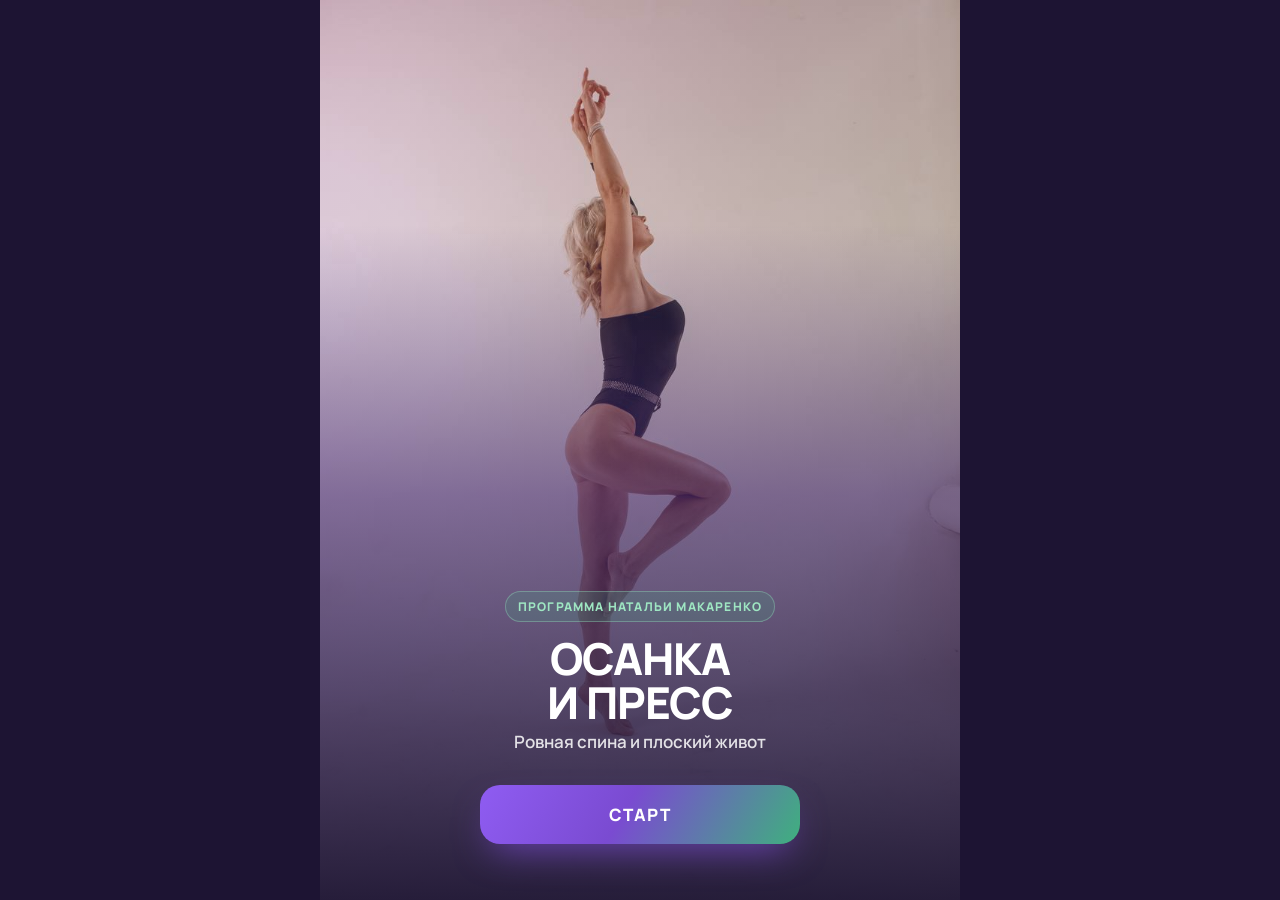
<file: index.html>
<!DOCTYPE html>
<html lang="ru">
<head>
  <meta charset="UTF-8" />
  <meta name="viewport" content="width=device-width, initial-scale=1, viewport-fit=cover, maximum-scale=1.0, user-scalable=no" />
  <title>Осанка и пресс</title>
  <link rel="manifest" href="manifest.json">
  <meta name="apple-mobile-web-app-capable" content="yes" />
  <meta name="apple-mobile-web-app-status-bar-style" content="black-translucent" />
  <meta name="apple-mobile-web-app-title" content="Осанка и пресс" />
  <link rel="apple-touch-icon" href="icon-192.png">
  <meta name="theme-color" content="#3a1f6e" />
  <link rel="preconnect" href="https://fonts.googleapis.com">
  <link rel="preconnect" href="https://fonts.gstatic.com" crossorigin>
  <link href="https://fonts.googleapis.com/css2?family=Manrope:wght@500;600;700;800&display=swap" rel="stylesheet">
  <style>
    :root {
      --safe-bottom: env(safe-area-inset-bottom, 0px);
      --safe-top: env(safe-area-inset-top, 0px);
    }

    * {
      box-sizing: border-box;
      -webkit-tap-highlight-color: transparent;
    }

    body {
      margin: 0;
      background: #1d1433;
      color: #fff;
      font-family: 'Manrope', -apple-system, BlinkMacSystemFont, 'Segoe UI', Roboto, sans-serif;
    }
    .splash {
      position: relative;
      height: 100vh;
      height: 100dvh;
      max-width: 640px;
      margin: 0 auto;
      overflow: hidden;
    }
    .splash-bg {
      position: absolute; inset: 0;
      width: 100%; height: 100%;
      object-fit: cover;
      animation: ken-burns 20s ease-out infinite;
    }
    @keyframes ken-burns {
      0%, 100% { transform: scale(1) translate(0, 0); }
      50% { transform: scale(1.1) translate(-2%, 2%); }
    }
    .splash-shade {
      position: absolute; inset: 0;
      background:
        linear-gradient(to top, rgba(29, 20, 51, .95) 0%, rgba(58, 31, 110, .55) 45%, rgba(0, 0, 0, 0) 75%),
        linear-gradient(135deg, rgba(122, 75, 209, .25), rgba(63, 176, 126, .15));
    }
    .splash-content {
      position: relative; z-index: 1;
      height: 100%;
      display: flex; flex-direction: column; align-items: center; justify-content: flex-end;
      padding: 0 24px calc(56px + var(--safe-bottom));
      text-align: center;
    }
    .splash-tag {
      font-size: 12px; font-weight: 800; letter-spacing: .1em; text-transform: uppercase;
      color: #9ee6c2;
      background: rgba(63, 176, 126, .18);
      border: 1px solid rgba(158, 230, 194, .35);
      padding: 6px 12px; border-radius: 999px;
    }
    .splash h1 { margin: 14px 0 6px; font-size: 44px; line-height: 1; font-weight: 800; letter-spacing: -.02em; }
    .splash p { margin: 0 0 32px; font-size: 17px; font-weight: 600; opacity: .85; }
    .start-btn {
      display: block;
      width: 100%; max-width: 320px;
      padding: 18px 24px;
      border-radius: 20px;
      background: linear-gradient(120deg, #8f5cf2 0%, #7a4bd1 45%, #3fb07e 100%);
      color: #fff;
      font-size: 17px; font-weight: 800; letter-spacing: .06em;
      text-decoration: none;
      box-shadow: 0 16px 36px -12px rgba(122, 75, 209, .8);
      animation: breathe 3s ease-in-out infinite;
    }
    @keyframes breathe { 50% { transform: scale(1.03); } }
    @media (prefers-reduced-motion: reduce) {
      .splash-bg, .start-btn { animation: none; }
    }
  </style>
</head>

<body>
  <div class="splash">
    <img class="splash-bg" src="images/natali.jpg" alt="">
    <div class="splash-shade"></div>
    <div class="splash-content">
      <span class="splash-tag">Программа Натальи Макаренко</span>
      <h1>ОСАНКА<br>И ПРЕСС</h1>
      <p>Ровная спина и плоский живот</p>
      <a class="start-btn" href="main.html">СТАРТ</a>
    </div>
  </div>

  <script>
    window.addEventListener('load', () => { window.scrollTo(0, 0); });
  </script>
</body>

</html>
</file>
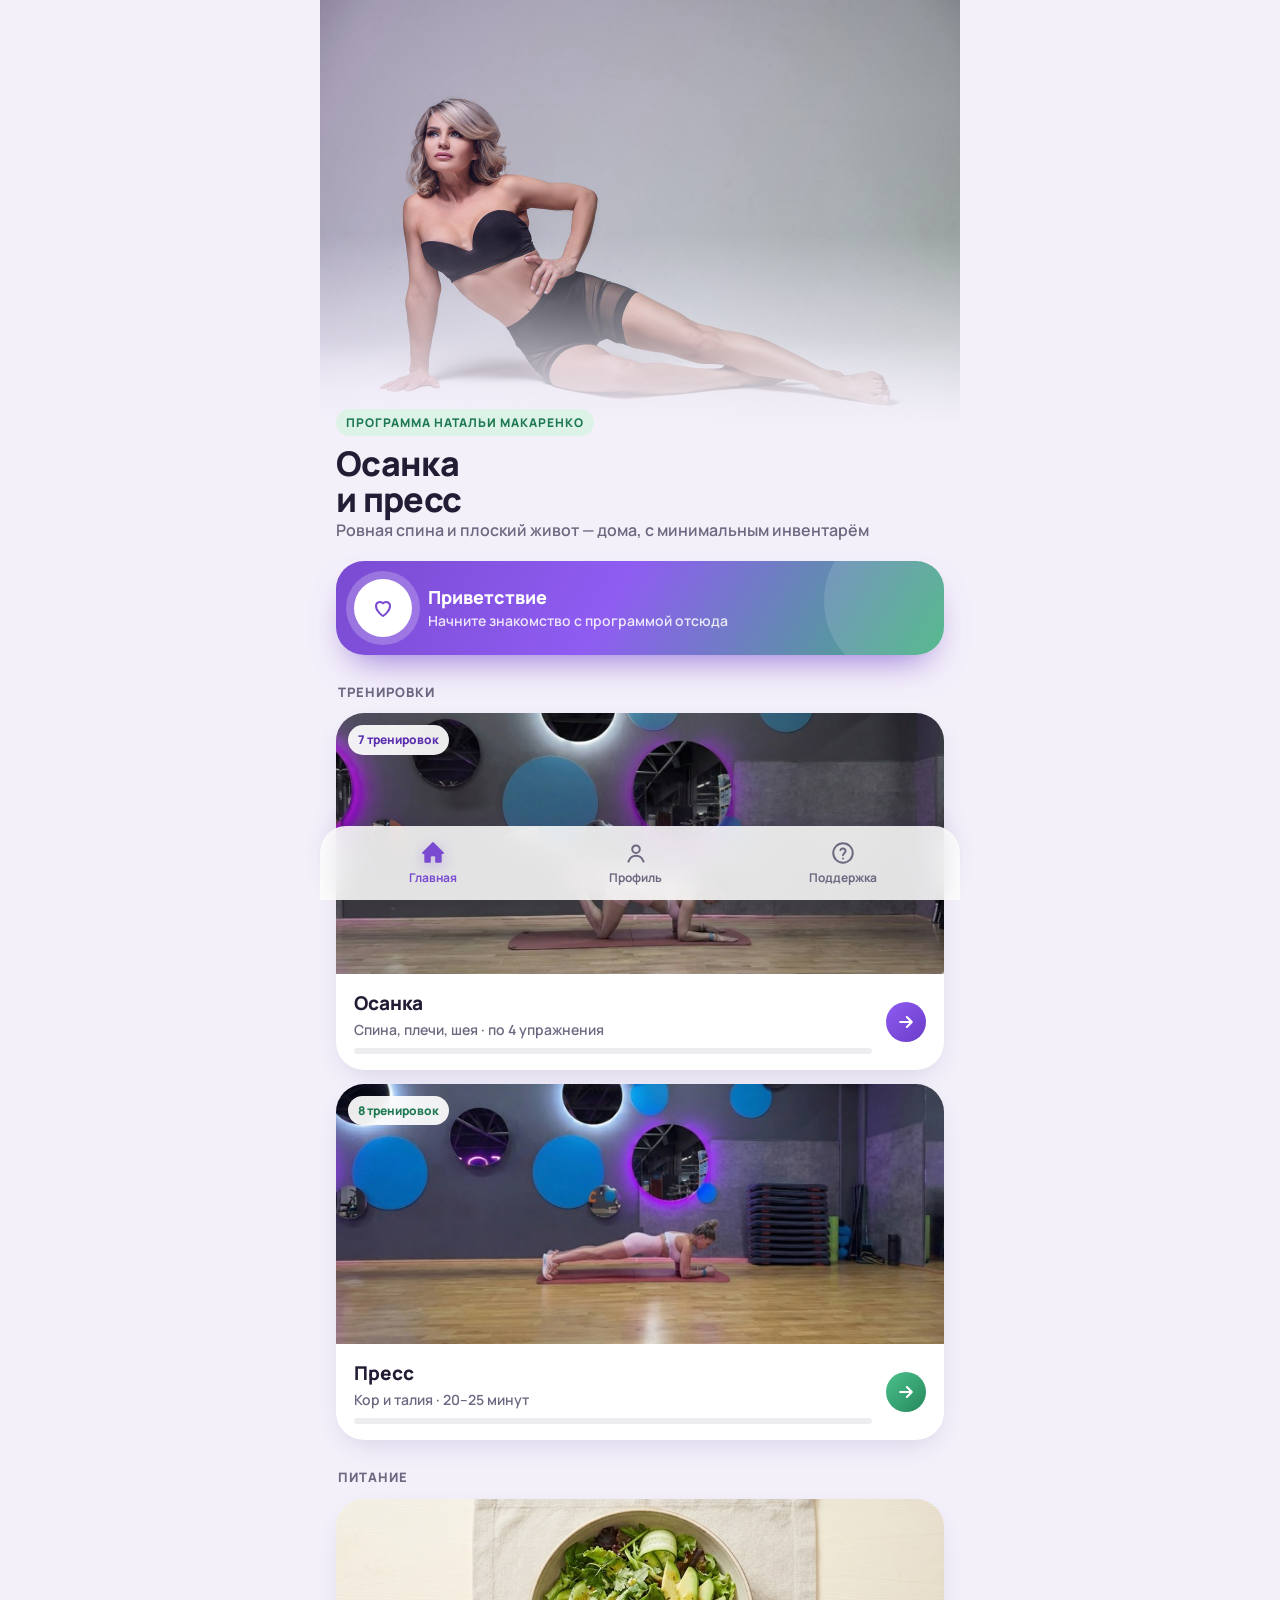
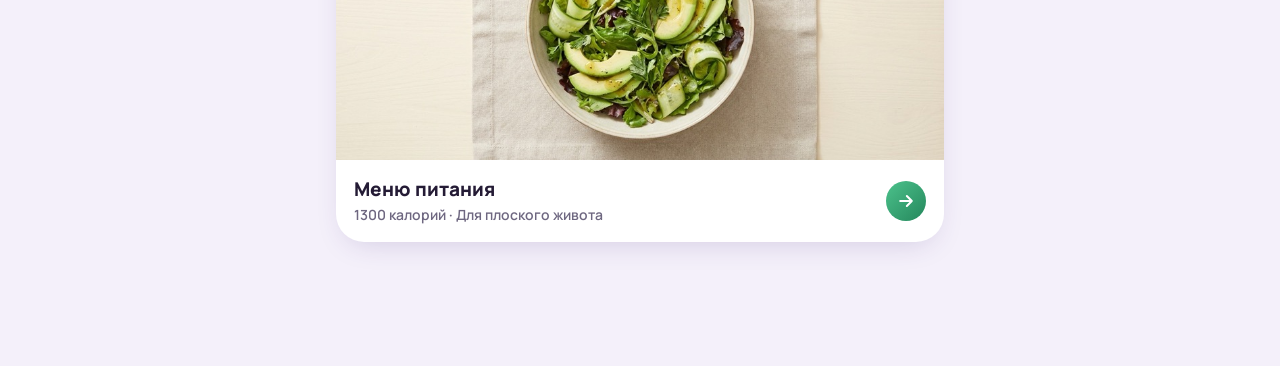
<file: main.html>
<!DOCTYPE html>
<html lang="ru">
<head>
  <meta charset="UTF-8" />
  <meta name="viewport" content="width=device-width, initial-scale=1, viewport-fit=cover" />
  <meta name="theme-color" content="#7a4bd1" />
  <title>Осанка и пресс</title>
  <link rel="manifest" href="manifest.json">
  <link rel="apple-touch-icon" href="icon-192.png">
  <link rel="preconnect" href="https://fonts.googleapis.com">
  <link rel="preconnect" href="https://fonts.gstatic.com" crossorigin>
  <link href="https://fonts.googleapis.com/css2?family=Manrope:wght@500;600;700;800&display=swap" rel="stylesheet">
  <link rel="stylesheet" href="app.css">
</head>
<body>
  <div class="app">
    <header class="hero">
      <img src="images/main.jpg" alt="Наталья Макаренко">
    </header>
    <div class="hero-text">
        <span class="eyebrow">Программа Натальи Макаренко</span>
        <h1>Осанка<br>и пресс</h1>
        <p>Ровная спина и плоский живот — дома, с минимальным инвентарём</p>
    </div>

    <button class="welcome-video" id="welcome-text-btn">
      <div class="play-circle" data-icon="heart"></div>
      <div>
        <strong>Приветствие</strong>
        <span>Начните знакомство с программой отсюда</span>
      </div>
    </button>

    <p class="section-title">Тренировки</p>

    <a class="program-card" href="posture.html">
      <span class="pc-tag tag-violet">7 тренировок</span>
      <img class="pc-img" src="images/posture1.jpg" alt="">
      <div class="pc-body">
        <div class="pc-text">
          <h3>Осанка</h3>
          <p>Спина, плечи, шея · по 4 упражнения</p>
          <div class="progress progress-violet"><i id="posture-progress" style="width:0"></i></div>
        </div>
        <div class="arrow arrow-violet" data-icon="arrow"></div>
      </div>
    </a>

    <a class="program-card" href="press.html">
      <span class="pc-tag tag-green">8 тренировок</span>
      <img class="pc-img" src="images/press1.jpg" alt="">
      <div class="pc-body">
        <div class="pc-text">
          <h3>Пресс</h3>
          <p>Кор и талия · 20–25 минут</p>
          <div class="progress progress-green"><i id="press-progress" style="width:0"></i></div>
        </div>
        <div class="arrow arrow-green" data-icon="arrow"></div>
      </div>
    </a>

    <p class="section-title">Питание</p>

    <a class="program-card" href="menu.html">
      <img class="pc-img" src="images/menu.jpg" alt="">
      <div class="pc-body">
        <div class="pc-text">
          <h3>Меню питания</h3>
          <p>1300 калорий · Для плоского живота</p>
        </div>
        <div class="arrow arrow-green" data-icon="arrow"></div>
      </div>
    </a>
  </div>


  <!-- Приветствие (текст) -->
  <div class="modal" id="welcome-modal">
    <div class="modal-sheet">
      <button class="modal-close" data-close aria-label="Закрыть" data-icon="close"></button>
      <h2>Добро пожаловать 🤍</h2>
      <p>Если вы здесь - значит, где-то внутри уже созрело желание перестать откладывать заботу о себе на «понедельник».</p>
      <p class="note-box">Меня зовут <strong>Наталья Макаренко</strong>. Я не буду обещать вам чудо за три дня (потому что волшебной кнопки не существует). Но я на собственном примере точно знаю, что возраст - это просто цифра, а результат возможен вне зависимости от того сколько нам лет.</p>
      <p>В этих программах концентрат эффективных упражнений, которые я проверила на себе и на тысячах женщин до вас.</p>
      <p>Ничего сложного: не нужен зал, дорогой инвентарь или спортивный опыт за плечами. Только вы, немного времени в день и ваше желание увидеть лучшую версию себя.</p>
      <p>И помните, что идеальный момент всегда <strong>СЕГОДНЯ</strong>.</p>
      <p class="lead">Так что добро пожаловать в свою трансформацию. Начнём?</p>
    </div>
  </div>

  <script src="data.js"></script>
  <script src="app.js"></script>
  <script>
    document.querySelectorAll('[data-icon]').forEach(el => el.innerHTML = ICONS[el.dataset.icon]);
    renderTabbar('home');

    const welcomeModal = document.getElementById('welcome-modal');
    bindModal(welcomeModal);
    document.getElementById('welcome-text-btn').onclick = () => openModal(welcomeModal);


    document.getElementById('posture-progress').style.width = (countDone('posture') / POSTURE.length * 100) + '%';
    document.getElementById('press-progress').style.width = (countDone('press') / PRESS.length * 100) + '%';
  </script>
</body>
</html>
</file>
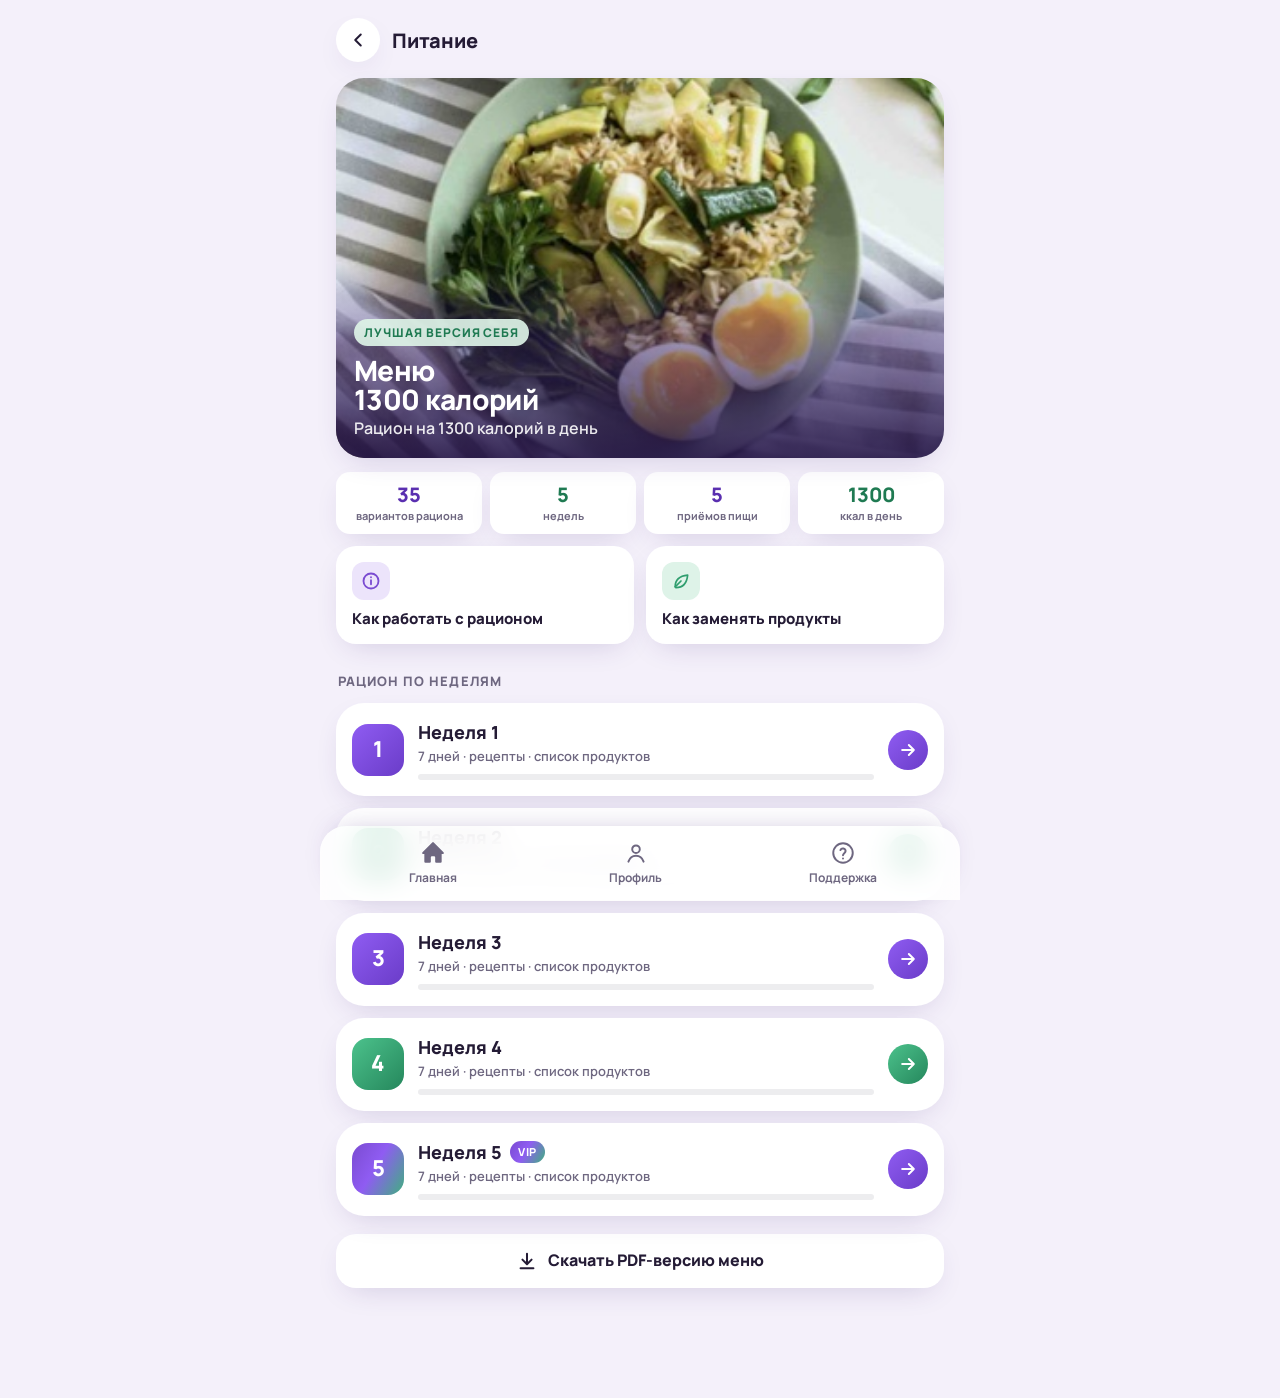
<file: menu-1300.html>
<!DOCTYPE html>
<html lang="ru">
<head>
  <meta charset="UTF-8" />
  <meta name="viewport" content="width=device-width, initial-scale=1, viewport-fit=cover" />
  <meta name="theme-color" content="#7a4bd1" />
  <link rel="manifest" href="manifest.json">
  <link rel="apple-touch-icon" href="icon-192.png">
  <link rel="preconnect" href="https://fonts.googleapis.com">
  <link rel="preconnect" href="https://fonts.gstatic.com" crossorigin>
  <link href="https://fonts.googleapis.com/css2?family=Manrope:wght@500;600;700;800&display=swap" rel="stylesheet">
  <link rel="stylesheet" href="app.css">
  <script src="https://telegram.org/js/telegram-web-app.js"></script>
  <title>Меню 1300 калорий</title>
  <style>
    /* Меню 1300 — стили только этой страницы (тема из app.css) */
    .view { animation: view-in .28s ease; }
    @keyframes view-in { from { opacity: 0; transform: translateY(8px); } to { opacity: 1; transform: none; } }

    .n-hero { position: relative; border-radius: var(--radius-lg); overflow: hidden; box-shadow: var(--shadow); margin-bottom: 14px; }
    .n-hero img { width: 100%; aspect-ratio: 16 / 10; object-fit: cover; object-position: 50% 35%; }
    .n-hero .n-hero-text {
      position: absolute; left: 0; right: 0; bottom: 0;
      padding: 56px 18px 18px;
      background: linear-gradient(to top, rgba(36, 20, 70, .9) 0%, rgba(58, 31, 110, .45) 60%, transparent 100%);
      color: #fff;
    }
    .n-hero .eyebrow { background: rgba(222, 243, 232, .92); }
    .n-hero h2 { margin: 10px 0 2px; font-size: 28px; line-height: 1.05; font-weight: 800; letter-spacing: -.02em; }
    .n-hero p { margin: 0; font-weight: 600; opacity: .9; }

    .n-stats { display: grid; grid-template-columns: repeat(4, 1fr); gap: 8px; margin-bottom: 12px; }
    .n-stat { padding: 12px 6px; border-radius: var(--radius-sm); background: var(--card); box-shadow: var(--shadow); text-align: center; }
    .n-stat b { display: block; font-size: 20px; font-weight: 800; line-height: 1.1; color: var(--violet-deep); }
    .n-stat:nth-child(even) b { color: var(--green-deep); }
    .n-stat span { display: block; margin-top: 3px; font-size: 11px; font-weight: 700; color: var(--muted); line-height: 1.2; }

    .row2 .chip-btn { width: 100%; }

    /* Карточки недель */
    .week-card {
      position: relative; display: flex; align-items: center; gap: 14px;
      padding: 16px; margin-bottom: 12px;
      border-radius: var(--radius-lg); background: var(--card); box-shadow: var(--shadow);
      transition: transform .15s ease;
    }
    .week-card:active { transform: scale(.99); }
    .week-num {
      width: 52px; height: 52px; flex: none;
      display: grid; place-items: center;
      border-radius: 16px; color: #fff; font-size: 22px; font-weight: 800;
      background: var(--grad-violet);
    }
    .week-card:nth-of-type(even) .week-num { background: var(--grad-green); }
    .week-card.vip .week-num { background: var(--grad-brand); }
    .week-text { flex: 1; min-width: 0; }
    .week-text h3 { margin: 0; font-size: 18px; font-weight: 800; display: flex; align-items: center; gap: 8px; }
    .week-text p { margin: 2px 0 0; font-size: 13px; font-weight: 600; color: var(--muted); white-space: nowrap; overflow: hidden; text-overflow: ellipsis; }
    .vip-tag { padding: 3px 8px; border-radius: 999px; background: var(--grad-brand); color: #fff; font-size: 11px; font-weight: 800; letter-spacing: .06em; }

    /* Список продуктов — большая кнопка */
    .shop-btn { margin: 0 0 18px; }
    .shop-btn .play-circle svg { margin-left: 0; }

    /* Карточки дней */
    .day-card {
      position: relative; display: flex; align-items: center; gap: 14px;
      padding: 14px 16px; margin-bottom: 10px;
      border-radius: var(--radius); background: var(--card); box-shadow: var(--shadow);
      transition: transform .15s ease;
    }
    .day-card:active { transform: scale(.99); }
    .day-short {
      width: 46px; height: 46px; flex: none;
      display: grid; place-items: center;
      border-radius: 14px; background: var(--violet-soft); color: var(--violet-deep);
      font-weight: 800; font-size: 15px;
    }
    .day-card.done .day-short { background: var(--grad-green); color: #fff; }
    .day-card.done .day-short svg { width: 22px; height: 22px; }
    .day-text { flex: 1; min-width: 0; }
    .day-text h3 { margin: 0; font-size: 16px; font-weight: 800; }
    .day-text p { margin: 2px 0 0; font-size: 13px; line-height: 1.35; color: var(--muted); font-weight: 600;
      display: -webkit-box; -webkit-line-clamp: 2; -webkit-box-orient: vertical; overflow: hidden; }
    .kcal { flex: none; padding: 5px 9px; border-radius: 999px; background: var(--green-soft); color: var(--green-deep); font-size: 12px; font-weight: 800; }

    /* День: КБЖУ */
    .macro { display: grid; grid-template-columns: repeat(4, 1fr); gap: 8px; margin: 0 0 14px; }
    .macro div { padding: 12px 4px 10px; border-radius: var(--radius-sm); text-align: center; }
    .macro b { display: block; font-size: 18px; font-weight: 800; line-height: 1.1; }
    .macro span { display: block; margin-top: 3px; font-size: 11px; font-weight: 700; color: var(--muted); }
    .macro .m-k { background: var(--grad-brand); color: #fff; }
    .macro .m-k span { color: rgba(255, 255, 255, .85); }
    .macro .m-p { background: var(--violet-soft); color: var(--violet-deep); }
    .macro .m-f { background: #fdf0dc; color: #9a5b0b; }
    .macro .m-c { background: var(--green-soft); color: var(--green-deep); }

    /* День: приёмы пищи */
    .meals { position: relative; display: grid; gap: 10px; margin-bottom: 14px; }
    .meal { border-radius: var(--radius); background: var(--card); box-shadow: var(--shadow); overflow: hidden; }
    .meal-head { display: flex; align-items: center; gap: 12px; width: 100%; padding: 14px 16px; text-align: left; }
    .meal-ico { width: 40px; height: 40px; flex: none; display: grid; place-items: center; border-radius: 12px; font-size: 20px; }
    .meal-head .t { flex: 1; min-width: 0; }
    .meal-head small { display: block; font-size: 12px; font-weight: 800; letter-spacing: .06em; text-transform: uppercase; color: var(--muted); }
    .meal-head b { display: block; font-size: 16px; font-weight: 800; line-height: 1.25; }
    .chev { width: 30px; height: 30px; flex: none; display: grid; place-items: center; border-radius: 50%; background: var(--bg); color: var(--muted); transition: transform .2s ease; }
    .chev svg { width: 16px; height: 16px; transform: rotate(90deg); }
    .meal.open .chev { transform: rotate(180deg); }
    .meal-body { display: none; padding: 0 16px 16px; }
    .meal.open .meal-body { display: block; }
    .recipe { margin: 0; padding: 12px 14px; border-radius: var(--radius-sm); background: var(--bg); color: var(--ink); font-size: 15px; line-height: 1.55; }
    .recipe + .recipe { margin-top: 8px; }
    .recipe em { display: block; font-style: normal; font-size: 12px; font-weight: 800; letter-spacing: .05em; text-transform: uppercase; color: var(--violet-deep); margin-bottom: 4px; }

    .prep { padding: 14px 16px; border-radius: var(--radius); background: var(--violet-soft); }
    .prep-title { display: flex; align-items: center; gap: 8px; margin-bottom: 6px; font-size: 13px; font-weight: 800; letter-spacing: .05em; text-transform: uppercase; color: var(--violet-deep); }
    .prep-title svg { width: 18px; height: 18px; }
    .prep p { margin: 0; font-size: 15px; line-height: 1.55; }

    /* Продукты дня */
    .prod-group + .prod-group { margin-top: 14px; }
    .prod-group h4 { margin: 0 0 8px; font-size: 13px; font-weight: 800; letter-spacing: .06em; text-transform: uppercase; color: var(--muted); }
    .chips { display: flex; flex-wrap: wrap; gap: 6px; }
    .chips span { padding: 7px 11px; border-radius: 999px; background: var(--bg); font-size: 14px; font-weight: 600; line-height: 1.25; }

    .day-actions { display: grid; gap: 10px; margin-top: 4px; }

    /* Список покупок */
    .shop-cat h3 { margin: 0 0 8px; font-size: 16px; font-weight: 800; }
    .check-list { display: grid; gap: 6px; margin: 0; padding: 0; list-style: none; }
    .check-list label {
      display: flex; align-items: center; gap: 12px;
      padding: 11px 12px; border-radius: var(--radius-sm); background: var(--bg);
      font-weight: 600; font-size: 15px; cursor: pointer;
    }
    .check-list input { position: absolute; opacity: 0; pointer-events: none; }
    .box { width: 24px; height: 24px; flex: none; display: grid; place-items: center; border-radius: 8px; border: 2px solid rgba(36, 27, 53, .18); background: #fff; color: #fff; transition: background .15s ease, border-color .15s ease; }
    .box svg { width: 15px; height: 15px; opacity: 0; }
    .check-list input:checked + .box { background: var(--green); border-color: var(--green); }
    .check-list input:checked + .box svg { opacity: 1; }
    .check-list input:checked ~ .lbl { color: var(--muted); text-decoration: line-through; }
    .shop-progress { display: flex; align-items: center; gap: 12px; }
    .shop-progress .progress { flex: 1; margin: 0; height: 8px; }
    .shop-progress b { font-size: 14px; font-weight: 800; color: var(--green-deep); }
    .link-btn { display: block; margin: 6px auto 0; padding: 10px; color: var(--muted); font-size: 14px; font-weight: 700; text-decoration: underline; }

    /* Правила и замены */
    .text-card p { margin: 0 0 10px; color: var(--muted); font-size: 15px; line-height: 1.55; }
    .text-card p:last-child { margin-bottom: 0; }
    .text-card p b { color: var(--ink); }
    .warn { padding: 12px 14px; border-radius: var(--radius-sm); background: #fdf0dc; color: #6b4410 !important; font-size: 15px; line-height: 1.5; }
    .warn b { color: #6b4410 !important; }
    .macro-group { margin-bottom: 14px; }
    .macro-group h3 { display: flex; align-items: center; gap: 10px; margin: 0 0 12px; font-size: 18px; font-weight: 800; }
    .macro-group h3 i { width: 12px; height: 12px; border-radius: 50%; }
    .macro-sub + .macro-sub { margin-top: 12px; }
    .macro-sub h4 { margin: 0 0 6px; font-size: 13px; font-weight: 800; color: var(--muted); letter-spacing: .04em; text-transform: uppercase; }
    .swap-list { display: grid; gap: 8px; margin: 0; padding: 0; list-style: none; counter-reset: sw; }
    .swap-list li { counter-increment: sw; position: relative; padding: 11px 12px 11px 46px; border-radius: var(--radius-sm); background: var(--bg); font-size: 15px; line-height: 1.45; }
    .swap-list li::before { content: counter(sw); position: absolute; left: 10px; top: 10px; width: 26px; height: 26px; display: grid; place-items: center; border-radius: 50%; background: var(--grad-violet); color: #fff; font-size: 13px; font-weight: 800; }

    .pdf-link { margin-top: 18px; }
    @media (max-width: 380px) {
      .n-stat b { font-size: 17px; }
      .macro b { font-size: 16px; }
    }
  </style>
</head>
<body>
  <div class="app" id="app"></div>

  <script src="data.js"></script>
  <script src="app.js"></script>
  <script>
    // Меню 1300 калорий: текст перенесён из 1300call.pdf без изменений, разбит по неделям и дням.
    const WEEKS = [
{"days": [{"name": "Понедельник", "kbju": ["1296", "116,81", "50,08", "98,36"], "meals": [["Завтрак", "Кабачковые оладьи"], ["Второй завтрак", "Овощной салат"], ["Обед", "Табуле"], ["Полдник", "Вареное яйцо"], ["Ужин", "Заливное из грудки + огурцы"]], "recipes": [["Завтрак", "Понадобится 1 яйцо, 100 г кабачка, 50 г овсяных хлопьев длинной варки, соль, зелень по вкусу, разрыхлитель по желанию. Кабачок почистить и нарезать кубиками. Сложить все ингредиенты в чашу блендера, взбить. Дать тесту постоять 10 мин. и жарить оладушки на предварительно хорошо раскалённой антипригарной сковороде, на среднем огне с двух сторон."], ["Второй завтрак", "Салат из 100 г огурцов, 100 г помидоров, 100 г сладкого перца, 10 г оливкового масла, лимонный сок по вкусу и желанию."], ["Готовим на 3 дня", "Понадобится 600 г филе куриной грудки, 200 г моркови, лавровый лист, перец горошком, соль. В кастрюлю сложить грудку и морковь, залить холодной водой (примерно литр). После закипания снять пену, посолить, добавить лавровый лист и перец. Варить 30 мин. 500 г бульона сохранить. Морковь сохранить. Вареное куриное филе разделить на 4 равные части: 1\\4 на обед понедельника, 1\\4 на ужин среды, 2\\4 в заливное (ужин понедельника и вторника)."], ["Обед", "Понадобится вареное куриное филе, 40 г булгура (вес сухого продукта), 50 г огурцов, 50 г сладкого перца, 13 г оливкового масла, сок 1\\4 лимона, зелень (мята, петрушка), соль, перец. Булгур отварить. Овощи и куриное филе нарезать мелкими кубиками. Смешать все ингредиенты."], ["Полдник", "1 вареное яйцо."], ["Ужин", "Понадобится куриное филе, вареная морковь, бульон, 15 г желатина, свежая зелень. Куриное филе разобрать на волокна, морковь нарезать колечками. В холодном бульоне развести желатин, нагреть до 60 градусов, перемешать, чтобы желатин полостью растворился. Куриное филе, морковь, зелень выложить в форму, залить бульоном, убрать в холодильник на несколько часов застывать. Разделить на две равные части между понедельником и вторником. + 100 г огурца."]], "products": [["Яйца 2 шт.", "Филе куриной грудки 600 г"], ["Перец сладкий 150 г", "Помидоры 100 г", "Огурцы 250 г", "Морковь 200 г", "Кабачок 100 г", "Свежая зелень, чеснок", "Лимон"], [], ["Хлопья овсяные длинной варки 50 г", "Булгур 40 г", "Масло оливковое 23 г", "Разрыхлитель", "Желатин", "Лавровый лист", "Перец горошком", "Подсластитель (типа фитпарад)", "Сушеные травы, соль и специи по вкусу"]]}, {"name": "Вторник", "kbju": ["1296", "114,4", "50", "102,14"], "meals": [["Завтрак", "Шакшука"], ["Второй завтрак", "Салат «Метла»"], ["Обед", "Гречка по-купечески"], ["Полдник", "Овощной салат"], ["Ужин", "Заливное + 100 г помидоров"]], "recipes": [["Завтрак", "Понадобится 100 г помидоров, 100 г сладкого перца, 50 г лука, 2 яйца. Овощи нарезать, выложить на раскаленную антипригарную сковороду, снизить огонь до среднего, слегка обжарить, посолить, добавить специи. Сделать в овощах углубления и вбить яйца, готовить, пока белок не схватится."], ["Второй завтрак", "Понадобится 100 г сырой свеклы, 100 г моркови, 100 г капусты, лимонный сок, 11 г оливкового масла, лимонный сок по вкусу. Морковь и свеклу натереть, капусту тонко нашинковать, все перемешать и заправить."], ["Обед", "Готовим гречку по-купечески на два дня. Из расчета 450 г куриного филе, 100 г гречневой крупы, 50 г лука, 50 г моркови, 20 г оливкового масла. Включить в мультиварке режим «Выпечка». Нарезать лук кубиками, морковь соломкой, филе кусочками с грецкий орех. Слегка обжарить овощи и мясо. Посолить, поперчить, добавить специи по вкусу, всыпать гречневую крупу, влить воду (примерно 100 мл), переключить на режим «Плов». Все то же самое можно сделать в сотейнике - сначала на высоком огне обжариваем, потом убавляем огонь и доводим до готовности под крышкой. Готовую кашу заправить оливковым маслом. Разделить поровну между вторником и средой."], ["Полдник", "Салат из 100 г огурцов, 100 г помидоров, 12 г оливкового масла, лимонный сок по вкусу и желанию."], ["Ужин", "Заливное (половина порции из меню понедельника) + 100 г помидоров."]], "products": [["Яйца 2 шт.", "Филе куриной грудки 450 г"], ["Свекла 100 г", "Перец сладкий 100 г", "Помидоры 300 г", "Огурцы 100 г", "Лук 100 г", "Морковь 150 г", "Капуста 100 г", "Свежая зелень, чеснок", "Лимон"], [], ["Крупа гречневая 100 г", "Оливковое масло 43 г", "Подсластитель (типа фитпарад)", "Сушеные травы, соль и специи по вкусу"]]}, {"name": "Среда", "kbju": ["1300", "112,75", "51,91", "97,23"], "meals": [["Завтрак", "Пшенная каша с тыквой"], ["Второй завтрак", "Салат из фасоли с орехами"], ["Обед", "Гречка по-купечески"], ["Полдник", "Вареное яйцо"], ["Ужин", "Салат с грудкой и овощами"]], "recipes": [["Завтрак", "Для пшенной каши взять 30 г пшена, 100 г тыквы. Тыкву нарезать на кусочки, положить в кастрюлю залить холодной водой так, чтобы она была выше тыквы примерно на палец, довести до кипения, проварить примерно 10 минут. Добавить к тыкве пшено, варить пока пшено не впитает почти всю воду. Добавить в кастрюлю еще 100 мл воды, соль, сахзам по вкусу, варить до готовности."], ["Второй завтрак", "Понадобится 100 г красной консервированной фасоли, 40 г лука, 10 г грецких орехов, 10 г оливкового масла, соль, зелень кинзы, специи по вкусу. Лук и зелень мелко порубить, орехи растолочь, смешать все ингредиенты."], ["Обед", "Гречка по-купечески (половина порции из меню вторника)."], ["Полдник", "1 вареное яйцо."], ["Ужин", "Нарезать отварное куриное филе (с понедельника), 100 г огурцов и 50 г помидоров кубиками. Заправить оливковым маслом (13 г) и 1 ст.л. соевого соуса."]], "products": [["Яйцо 1 шт."], ["Помидоры 50 г", "Огурцы 100 г", "Лук 40 г", "Фасоль красная консервированная 100 г", "Тыква 100 г", "Свежая зелень, чеснок"], [], ["Пшено 30 г", "Оливковое масло 23 г", "Орехи грецкие 10 г", "Соевый соус", "Подсластитель (типа фитпарад)", "Сушеные травы, соль и специи по вкусу"]]}, {"name": "Четверг", "kbju": ["1295", "113,14", "49,37", "98,35"], "meals": [["Завтрак", "Овсяная каша с белком"], ["Второй завтрак", "Салат из капусты с помидорами"], ["Обед", "Рыба в томате с бурым рисом"], ["Полдник", "Миндаль"], ["Ужин", "Салат из тунца"]], "recipes": [["Завтрак", "Взбить 2 белка с сахзамом и 10 г какао. Довести до кипения воду (200 мл). Непрерывно помешивая, всыпать в воду овсяные хлопья длинной варки (40 г). Когда каша будет почти готова, добавить взбитый белок. Варить около двух минут, не прекращая мешать, либо взбивать кашу венчиком. Выключить огонь, накрыть кашу крышкой и дать немного постоять."], ["Второй завтрак", "Салат из 100 г капусты, 100 г помидоров, 9 г оливкового масла, соль и чеснок по вкусу и желанию."], ["Готовим на два дня (четверг и пятница)", "Понадобится 400 г филе трески, 200 г помидоров, 15 г оливкового масла, соль, травы по вкусу, зубчик чеснока. Сложить в чашу блендера кусочки помидоров, чеснок, масло, соль, травы, взбить соус. Филе трески выложить в жаропрочную форму, залить томатным соусом, накрыть фольгой. Выпекать в духовке 30 мин. при 180 градусах. Разделить поровну между четвергом и пятницей."], ["Обед", "Рыба в томате + вареный бурый рис (50 г сухого продукта)."], ["Полдник", "20 г сушеного миндаля."], ["Ужин", "Понадобится 100 г консервированной кукурузы, 100 г зеленого салата, 12 г оливкового масла, 130 г тунца, консервированного в воде, лимонный сок. Зеленый салат нарезать, тунец размять вилкой, смешать все ингредиенты."]], "products": [["Яйца 2 шт.", "Филе трески 400 г", "Тунец консервированный в собственном соку 130 г"], ["Помидоры 300 г", "Зеленый салат 100 г", "Консервированная кукуруза 100 г", "Капуста 100 г", "Свежая зелень, чеснок"], [], ["Овсяные хлопья длинной варки 40 г", "Рис 50 г", "Оливковое масло 36 г", "Какао-порошок 10 г", "Миндаль 20 г", "Подсластитель (типа фитпарад)", "Сушеные травы, соль и специи по вкусу"]]}, {"name": "Пятница", "kbju": ["1292", "116,76", "50,73", "96,99"], "meals": [["Завтрак", "Гратен из цветной капусты"], ["Второй завтрак", "Салат из свеклы с фасолью"], ["Обед", "Паста с тунцом"], ["Полдник", "Овощной салат"], ["Ужин", "Рыба в томате с цветной капустой"]], "recipes": [["Завтрак", "Отварить 200 г цветной капусты. Половину отложить на ужин. Половину разобрать на небольшие кусочки и выложить в жаропрочную форму. 2 яйца взбить с солью и специями, залить капусту, выпекать 10 мин. при 180 градусах."], ["Второй завтрак", "Понадобится 100 г консервированной красной фасоли, 150 г вареной свеклы, 12 г оливкового масла, соль, чеснок, зелень кинзы по вкусу. Свеклу нарезать кубиками, зелень порубить, смешать все ингредиенты."], ["Обед", "Тунец выложить в сковороду из банки вместе с соком (130 г тунца). Добавить цедру лимона и зелень петрушки, прогреть все вместе. Отварить 60 г цельнозерновых макарон al dente (на 1-2 минуты меньше, чем указано на упаковке) Слить с макарон воду, добавить к тунцу и прогреть все вместе 2-3 минуты. Заправить пасту оливковым маслом (12 г)."], ["Полдник", "Салат из 100 г огурцов, 100 г помидоров, 5 г оливкового масла, лимонный сок по вкусу и желанию."], ["Ужин", "Рыба (половина порции из меню четверга) + цветная капуста с завтрака."]], "products": [["Яйца 2 шт.", "Тунец, консервированный в собственном соку 130 г"], ["Помидоры 100 г", "Огурцы 100 г", "Свекла 150 г", "Фасоль красная консервированная 100 г", "Цветная капуста 200 г", "Свежая зелень, чеснок", "Лимон"], [], ["Макароны 60 г", "Оливковое масло 29 г", "Подсластитель (типа фитпарад)", "Сушеные травы, соль и специи по вкусу"]]}, {"name": "Суббота", "kbju": ["1300", "114,77", "49,41", "101,38"], "meals": [["Завтрак", "Шоколадный брауни"], ["Второй завтрак", "Яблоки + миндаль"], ["Обед", "Котлеты + гречневая крупа"], ["Полдник", "Вареное яйцо"], ["Ужин", "Котлеты с овощным салатом"]], "recipes": [["Завтрак", "Готовим шоколадный брауни на 2 дня, на субботу и воскресенье. Понадобится: 150 г красной вареной фасоли (можно взять консервированную), 150 г банана, 30 г грецких орехов, 20 г какао-порошка. Орехи порубить. Блендером взбить фасоль, банан, какао. Добавить орех. Вылить тесто в силиконовую формочку, выпекать 30 мин. при 180 градусах. Разделить на две равные части."], ["Второй завтрак", "200 г яблок + 10 г миндаля."], ["Полдник", "1 вареное яйцо."], ["Обед и ужин", "Кабачок (100 г) натереть на крупной тёрке, посолить, оставить на полчаса, чтобы вышел сок. 1 яйцо, филе куриной грудки (360 г), 50 г лука перебить блендером. Либо прокрутить филе с луком через мясорубку и смешать с яйцом. Посолить, поперчить, добавить специи и зелень по вкусу. Кабачок отжать и добавить в фарш, тщательно перемешать. Сформировать котлеты и жарить их на а\\п сковороде без жира с двух сторон."], ["Обед", "1\\2 котлет + вареная гречневая крупа (40 г сухого продукта)."], ["Ужин", "1\\2 котлет + салат (100 г огурцов, 100 г помидоров, 17 г масла)."]], "products": [["Яйца 2 шт.", "Филе куриной грудки 360 г"], ["Помидоры 100 г", "Огурцы 100 г", "Лук 50 г", "Фасоль красная консервированная 150 г", "Кабачок 100 г", "Свежая зелень, чеснок", "Банан 150 г", "Яблоко 200 г"], [], ["Крупа гречневая 40 г", "Оливковое масло 17 г", "Какао-порошок 20 г", "Орехи грецкие 30 г", "Миндаль 10 г", "Подсластитель (типа фитпарад)", "Сушеные травы, соль и специи по вкусу"]]}, {"name": "Воскресенье", "kbju": ["1303", "111,46", "51,08", "99,07"], "meals": [["Завтрак", "Глазунья с шампиньонами"], ["Второй завтрак", "Брауни"], ["Обед", "Рагу с бурым рисом"], ["Полдник", "Овощной салат"], ["Ужин", "Рагу из говядины с баклажанами"]], "recipes": [["Завтрак", "Понадобится 2 яйца, 100 г шампиньонов, 50 г лука. Шампиньоны и лук мелко нарезать, слегка обжарить на раскаленной антипригарной сковороде. Посолить и поперчить. Разбить к грибам яйца, пожарить глазунью или болтунью."], ["Второй завтрак", "Брауни (половина порции из меню субботы)."], ["Полдник", "Салат: 100 г огурцов, 100 г помидоров, соль-специи по вкусу."], ["Обед и ужин", "Для рагу понадобится 380 г говядины, 200 г помидоров, 50 г лука, 200 г баклажанов. Помидоры взбить блендером с солью и итальянскими травами. Нет блендера - можно разрезать помидор пополам и натереть на крупной терке так, чтобы кожица осталась в руке. Мелко нарезать лук. Баклажаны нарезать полосками. Говядину нарезать на стейки, отбить и нарезать полосками. На раскаленной антипригарной сковороде быстро обжарить лук, баклажаны и мясо, влить томатный соус, снизить огонь до минимума, накрыть крышкой, тушить 30 мин. Можно приготовить в мультиварке. Обжариваем на режиме «Выпечка», потом режим «Тушение» на полчаса. Разделить рагу между обедом и ужином (2\\3 на обед, 1\\3 на ужин)."], ["Обед", "Мясное рагу + вареный бурый рис (35 г сухого продукта)."], ["Ужин", "Оставшееся рагу."]], "products": [["Яйца 2 шт.", "Говядина постная 380 г"], ["Помидоры 300 г", "Огурцы 100 г", "Лук 100 г", "Шампиньоны 100 г", "Баклажаны 200 г", "Свежая зелень, чеснок"], [], ["Рис 35 г", "Подсластитель (типа фитпарад)", "Сушеные травы, соль и специи по вкусу"]]}], "shop": {"title": "Список продуктов на первую неделю", "cats": [["Мясо и птица", ["Куриное филе 1410 г", "Говядина постная 380 г"]], ["Рыба и морепродукты", ["Филе трески 400 г", "Тунец консервированный в собственном соку 260 г"]], ["Яйца", ["Яйца 13 шт."]], ["Овощи", ["Свекла 250 г", "Сладкий перец 250 г", "Помидоры 1250 г", "Огурцы 750 г", "Лук 290 г", "Морковь 350 г", "Зеленый салат 100 г", "Фасоль красная консервированная 350 г", "Кукуруза консервированная 100 г", "Шампиньоны 100 г", "Баклажаны 200 г", "Капуста 200 г", "Цветная капуста 200 г", "Кабачок 200 г", "Тыква 100 г", "Чеснок", "Зелень (зеленый лук, укроп, петрушка, кинза)"]], ["Фрукты", ["Банан 150 г", "Яблоко 200 г", "Лимон"]], ["Бакалея", ["Овсяные хлопья длинной варки", "Гречневая крупа", "Рис бурый (либо длиннозерный)", "Макароны цельнозерновые (либо просто ТСП)", "Пшено", "Булгур", "Какао-порошок", "Сахарозаменитель", "Разрыхлитель", "Орехи грецкие 40 г", "Желатин", "Миндаль сушеный 30 г", "Соевый соус", "Оливковое масло", "Лавровый лист", "Перец горошком"]]]}},
{"days": [{"name": "Понедельник", "kbju": ["1300", "112,14", "48,58", "98,71"], "meals": [["Завтрак", "Омлет с помидорами"], ["Второй завтрак", "Грейпфрут"], ["Обед", "Плов"], ["Полдник", "Овощной салат"], ["Ужин", "Салат «Тбилиси»"]], "recipes": [["Завтрак", "Понадобится 2 яйца, 2 белка, 100 г помидоров. Помидоры нарезать на кусочки, яйца взбить с щепоткой соли. Добавить помидоры к яйцам, вылить на раскаленную антипригарную сковороду, накрыть крышкой, жарить на среднем огне."], ["Второй завтрак", "200 г грейпфрута."], ["Обед", "Готовим плов на два дня. Из расчета 400 г куриного филе, 100 г бурого риса, 50 г лука, 50 г моркови, чеснок, специи для плова. Включить в мультиварке режим «Выпечка». Нарезать лук кубиками, морковь соломкой, филе - кусочками с грецкий орех. Слегка обжарить овощи и мясо. Посолить, поперчить, добавить специи по вкусу, всыпать рис, воткнуть в плов неочищенные зубчики чеснока, влить воду (примерно 300 мл), переключить на режим «Плов». Все то же самое можно сделать в сотейнике - сначала на высоком огне обжариваем, потом убавляем огонь и доводим до готовности под крышкой. Разделить поровну между понедельником и вторником."], ["Полдник", "Салат из 100 г огурцов, 100 г помидоров, 7 г оливкового масла, лимонный сок по вкусу и желанию."], ["Ужин", "Понадобится 300 г говядины, 100 г красной консервированной фасоли, 100 г сладкого перца, 50 г лука (лучше взять красный), 10 г растительного масла, 10 г грецких орехов, соль, перец, 1 ч.л. столового уксуса, хмели-сунели, свежая зелень (кинза, петрушка). Говядину отварить. Половину отложить на вторник, половину нарезать тонкими полосками. Лук и перец нарезать тонкими полукольцами, орехи растолочь, чеснок раздавить, зелень мелко порубить, смешать все ингредиенты."]], "products": [["Яйца 4 шт.", "Филе куриной грудки 400 г", "Говядина постная 300 г"], ["Перец сладкий 100 г", "Помидоры 200 г", "Огурцы 100 г", "Лук 100 г", "Морковь 50 г", "Фасоль красная консервированная 100 г", "Свежая зелень, чеснок", "Лимон", "Грейпфрут 200 г"], [], ["Рис 100 г", "Оливковое масло 17 г", "Орехи грецкие 10 г", "Подсластитель (типа фитпарад)", "Сушеные травы, соль и специи по вкусу", "Уксус столовый", "Хмели-сунели"]]}, {"name": "Вторник", "kbju": ["1290", "115,21", "50,81", "97,32"], "meals": [["Завтрак", "Глазунья с шампиньонами"], ["Второй завтрак", "Миндаль"], ["Обед", "Плов"], ["Полдник", "Овощной салат"], ["Ужин", "Теплый салат из говядины с шампиньонами"]], "recipes": [["Завтрак", "Понадобится 2 яйца, 150 г шампиньонов, 30 г лука. Шампиньоны и лук мелко нарезать, слегка обжарить на раскаленной антипригарной сковороде. Посолить и поперчить. Разбить к грибам яйца, пожарить глазунью или болтунью."], ["Второй завтрак", "30 г сушеного миндаля."], ["Обед", "Плов (половина порции из меню понедельника)."], ["Полдник", "Салат 150 г помидоров, 150 г капусты, чеснок, соль и 10 г масла."], ["Ужин", "Понадобится вареная говядина, 150 г шампиньонов, 50 г лука, 100 г моркови, 1 ст.л. соевого соуса, чеснок. Смешать соевый соус и давленый чеснок. Шампиньоны нарезать пластиками, лук тонкими полукольцами, морковь натереть, говядину нарезать соломкой. Раскалить антипригарную сковороду, выложить в нее овощи, снизить огонь до среднего, обжарить без масла, посолить, добавить в сковороду мясо, влить соус, прогревать все вместе минуту. Выложить на листья зеленого салата (50 г)."]], "products": [["Яйца 2 шт."], ["Помидоры 150 г", "Лук 80 г", "Морковь 100 г", "Зеленый салат 50 г", "Шампиньоны 300 г", "Капуста 150 г", "Свежая зелень, чеснок"], [], ["Оливковое масло 10 г", "Соевый соус", "Миндаль 30 г", "Подсластитель (типа фитпарад)", "Сушеные травы, соль и специи по вкусу"]]}, {"name": "Среда", "kbju": ["1301", "112,24", "48,81", "109,6"], "meals": [["Завтрак", "Кабачковые оладьи"], ["Второй завтрак", "Грейпфрут"], ["Обед", "Баклажаны по-турецки с гречневой крупой"], ["Полдник", "Салат из свеклы с фасолью"], ["Ужин", "Баклажаны по-турецки с зеленым салатом"]], "recipes": [["Завтрак", "Понадобится 1 яйцо, 80 г кабачка, 40 г овсяных хлопьев, соль, зелень по вкусу, разрыхлитель по желанию. Кабачок почистить и нарезать кубиками. Сложить все ингредиенты в чашу блендера, взбить. Дать тесту постоять 10 мин. и жарить оладушки на предварительно хорошо раскалённой антипригарной сковороде на среднем огне с двух сторон."], ["Второй завтрак", "100 г грейпфрута."], ["Полдник", "Понадобится 100 г вареной свеклы, 50 г консервированной фасоли, 15 г грецких орехов, 11 г масла, соль, свежая зелень. Свеклу нарезать кубиками, орехи растолочь, зелень порубить. Смешать все ингредиенты."], ["Обед и ужин", "Понадобится 300 г баклажанов, 360 г филе куриной грудки, 50 г лука, 200 г помидоров, 14 г оливкового масла, чеснок, зелень, соль, специи. Куриное филе и лук провернуть через мясорубку либо нарезать на кусочки и взбить блендером. Добавить в фарш соль и специи. Баклажаны нарезать кольцами толщиной 1,5 см. Из фарша скатать шарики и сплющить их в лепешки примерно одного размера с кольцами баклажанов. Выкладывать в небольшую форму поочередно баклажаны и фарш (кладем лепешки на ребро, должен получиться веер). Взбить блендером кусочки помидоров, соль, специи, чеснок и масло. Залить томатным соусом баклажаны. Накрыть форму фольгой. Запекать в духовке примерно час при 180 градусах. Разделить между обедом и ужином."], ["Обед", "Баклажаны + вареная гречневая крупа (30 г сухого продукта)."], ["Ужин", "Баклажаны + зеленый салат (50 г)."]], "products": [["Яйца 1 шт.", "Филе куриной грудки 360 г"], ["Свекла 100 г", "Помидоры 200 г", "Лук 50 г", "Зеленый салат 50 г", "Фасоль красная консервированная 50 г", "Баклажаны 300 г", "Кабачок 80 г", "Свежая зелень, чеснок", "Грейпфрут 100 г"], [], ["Овсяные хлопья длинной варки 40 г", "Крупа гречневая 30 г", "Оливковое масло 25 г", "Орехи грецкие 15 г", "Подсластитель (типа фитпарад)", "Сушеные травы, соль и специи по вкусу"]]}, {"name": "Четверг", "kbju": ["1296", "116,87", "48,83", "102,24"], "meals": [["Завтрак", "Овсяная каша с орехами"], ["Второй завтрак", "Хлебцы + семга с\\с"], ["Обед", "Рубленые котлеты из трески с рисом"], ["Полдник", "Вареное яйцо"], ["Ужин", "Котлеты из трески с овощным салатом"]], "recipes": [["Завтрак", "Понадобится 40 г овсяных хлопьев, 10 г сушеного миндаля, сахзам, щепотка соли. Сварить овсяную кашу на воде, добавить в нее рубленые орехи."], ["Второй завтрак", "2 хлебца + 70 г семги с\\с."], ["Полдник", "1 вареное яйцо."], ["Обед и ужин", "Для котлет понадобится 370 г филе трески, 1 яйцо, 25 г рисовой муки, 30 г лука, соль, итальянские травы. Филе трески и лук нарезать на маленькие кусочки, добавить яйцо, муку, приправы, все тщательно перемешать. Выкладывать котлеты ложкой на раскаленную антипригарную сковороду, жарить на среднем огне с двух сторон без масла. Разделить между обедом и ужином."], ["Обед", "Котлеты + вареный бурый рис (40 г сухого продукта)."], ["Ужин", "Котлеты + салат: 100 г огурцов, 100 г помидоров, 20 г оливкового масла, соль."]], "products": [["Яйца 2 шт.", "Семга с/с 70 г", "Филе трески 370 г"], ["Помидоры 100 г", "Огурцы 100 г", "Лук 30 г", "Свежая зелень, чеснок"], [], ["Хлопья овсяные длиной варки 40 г", "Рис 40 г", "Оливковое масло 20 г", "Мука рисовая 25 г", "Миндаль 10 г", "Хлебцы гречневые drKorner 2шт.", "Подсластитель (типа фитпарад)", "Сушеные травы, соль и специи по вкусу"]]}, {"name": "Пятница", "kbju": ["1297", "114,51", "50,46", "103,82"], "meals": [["Завтрак", "Пшенная каша с тыквой"], ["Второй завтрак", "Грейпфрут"], ["Обед", "Рыба в омлете с гречневой крупой"], ["Полдник", "Салат из свеклы с орехами"], ["Ужин", "Рыба в омлете с овощным салатом"]], "recipes": [["Завтрак", "Для пшенной каши взять 40 г пшена, 80 г тыквы. Тыкву нарезать на кусочки, положить в кастрюлю залить холодной водой так, чтобы она была выше тыквы примерно на палец, довести до кипения, проварить примерно 10 минут. Добавить к тыкве пшено, варить, пока пшено не впитает почти всю воду. Добавить в кастрюлю еще 100 мл воды, соль, сахзам по вкусу, варить до готовности."], ["Второй завтрак", "150 г грейпфрута."], ["Полдник", "Понадобится 200 г вареной свеклы, 10 г оливкового масла, 10 г грецких орехов, чеснок, соль. Свёклу натереть, орехи порубить. Смешать свеклу, орехи, масло, давленый чеснок, соль."], ["Обед и ужин", "Понадобится 200 г филе кеты, 180 г филе трески, 2 яйца, 2 белка, 50 мл воды, соль, специи по вкусу. Взбить яйца, воду, соль и специи. Рыбу нарезать на кусочки, выложить в небольшую жаропрочную форму, залить омлетом, запекать в духовке при 180 градусах примерно 15 минут. Разделить м\\у обедом и ужином."], ["Обед", "Рыба + вареная гречневая крупа (40 г сухого продукта)."], ["Ужин", "Рыба + салат: 100 г огурцов, 100 г помидоров, 10 г оливкового масла, соль."]], "products": [["Яйца 4 шт.", "Филе кеты 200 г", "Филе трески 180 г"], ["Свекла 200 г", "Помидоры 100 г", "Огурцы 100 г", "Тыква 80 г", "Свежая зелень, чеснок", "Грейпфрут 150 г"], [], ["Крупа гречневая 40 г", "Пшено 40 г", "Оливковое масло 20 г", "Орехи грецкие 10 г", "Подсластитель (типа фитпарад)", "Сушеные травы, соль и специи по вкусу"]]}, {"name": "Суббота", "kbju": ["1299", "115,26", "49,83", "104,12"], "meals": [["Завтрак", "Яблочный штрудель"], ["Второй завтрак", "Груши"], ["Обед", "Шашлычки с булгуром"], ["Полдник", "Салат"], ["Ужин", "Шашлычки с овощами"]], "recipes": [["Завтрак", "Понадобится 50 г тонкого лаваша, 1 желток, 30 г грецких орехов, 300 г яблок, сахзам. Яблоки нарезать на небольшие кусочки, потушить в микроволновке или на сковороде до мягкости, слить лишнюю жидкость. Смешать яблоки, сахзам, рубленые орехи, выложить на лист лаваша, свернуть в рулет, смазать желтком. Запекать в духовке при 180 градусах до румяной хрустящей корочки, разделить между субботой и воскресеньем."], ["Второй завтрак", "100 г груш."], ["Полдник", "Понадобится 100 г огурцов, 50 г красной фасоли, 1 вареное яйцо, 14 г оливкового масла, соль, свежая зелень по вкусу. Все ингредиенты нарезать и смешать."], ["Обед и ужин", "Понадобится 370 г куриного филе, 200 г небольших шампиньонов, 200 г сладкого перца, 2 ст.л. соевого соуса, 1 зубчик чеснока, 10 г оливкового масла. Приготовить маринад: смешать в миске соевый соус, раздавленный чеснок и масло. Куриное филе нарезать на кусочки размером с грецкий орех, перец квадратами 3*3 см, грибы почистить, положить курицу и овощи в маринад минимум на 30 мин., лучше на ночь. Деревянные шпажки замочить на 10 мин. в холодной воде. Поочередно нанизать на шпажки курицу, перец и грибы. Запекать шашлычки в духовке при 180 градусах 15-20 мин. Разделить между обедом и ужином."], ["Обед", "1\\3 шашлычков + вареный булгур (40 г сухого продукта)."], ["Ужин", "2\\3 шашлычков."]], "products": [["Яйца 2 шт.", "Филе куриной грудки 370 г"], ["Сладкий перец 200 г", "Огурцы 100 г", "Шампиньоны 200 г", "Фасоль красная консервированная 50 г", "Свежая зелень, чеснок", "Груша 100 г", "Яблоко 300 г"], [], ["Булгур 40 г", "Орехи грецкие 30 г", "Оливковое масло 24 г", "Лаваш 50 г", "Соевый соус", "Подсластитель (типа фитпарад)", "Сушеные травы, соль и специи по вкусу"]]}, {"name": "Воскресенье", "kbju": ["1301", "114,56", "49,18", "101,71"], "meals": [["Завтрак", "Яблочный штрудель"], ["Второй завтрак", "Апельсины"], ["Обед", "Спагетти болоньез"], ["Полдник", "Хлебцы + сыр"], ["Ужин", "Фаршированные перцы"]], "recipes": [["Завтрак", "Яблочный штрудель (половина порции из меню субботы)."], ["Второй завтрак", "200 г апельсинов."], ["Полдник", "2 хлебца + 20 г сыра."], ["Обед и ужин", "Для мясного соуса понадобится 380 г фарша из филе куриной грудки (можно просто мелко нарезать грудку ножом), 200 г помидоров, 20 г лука, 18 г оливкового масла. Помидоры взбить блендером с маслом, солью и итальянскими травами. Нет блендера - можно разрезать помидор пополам и натереть на крупной терке так, чтобы кожица осталась в руке. Мелко нарезать лук. На раскаленной антипригарной сковороде быстро обжарить лук и фарш, влить томатный соус, снизить огонь до минимума, накрыть крышкой, тушить 30 мин. Можно приготовить соус в мультиварке. Обжариваем на режиме «Выпечка», потом режим «Тушение» на полчаса. Разделить соус напополам между обедом и ужином."], ["Готовим обед", "10 г полутвердого сыра натереть. 30 г цельнозерновых макарон (можно заменить на Barilla), отварить до состояния аль денте. Смешать соус с макаронами, посыпать сыром."], ["Готовим ужин", "Сладкий перец разрезать вдоль, вынуть семечки (должно остаться 200 г перца). 20 г полутвердого сыра натереть. Положить мясной соус в половинки перца, посыпать тертым сыром, поставить в духовку на 20 мин. Можно готовить в мультиварке 20 мин на режиме «Выпечка»."]], "products": [["Филе куриной грудки 380 г"], ["Сладкий перец 250 г", "Помидоры 200 г", "Лук 20 г", "Свежая зелень, чеснок", "Апельсин 200 г"], ["Сыр полутвердый 50 г"], ["Макароны 30 г", "Оливковое масло 18 г", "Хлебцы гречневые drKorner 2шт.", "Подсластитель (типа фитпарад)", "Сушеные травы, соль и специи по вкусу"]]}], "shop": {"title": "Список продуктов на вторую неделю", "cats": [["Мясо и птица", ["Филе куриной грудки 1510 г", "Говядина постная 300 г"]], ["Рыба и морепродукты", ["с\\с рыба (нерка, кета, горбуша) 70 г", "Филе кеты 200 г", "Филе трески 550 г"]], ["Молочные продукты", ["Сыр полутвердый 50 г"]], ["Яйца", ["Яйца 15 шт."]], ["Овощи", ["Свекла 300 г", "Сладкий перец 550 г", "Помидоры 950 г", "Огурцы 400 г", "Лук 280 г", "Морковь 150 г", "Зеленый салат 100 г", "Шампиньоны 500 г", "Фасоль красная консервированная 200 г", "Баклажаны 300 г", "Капуста 150 г", "Кабачок 80 г", "Тыква 80 г", "Чеснок", "Зелень (зеленый лук, укроп, петрушка, кинза)"]], ["Фрукты", ["Груша 100 г", "Грейпфрут 450 г", "Яблоко 300 г", "Апельсин 200 г", "Лимон"]], ["Бакалея", ["Овсяные хлопья длинной варки", "Гречневая крупа", "Рис бурый (либо длиннозерный)", "Макароны цельнозерновые (либо просто ТСП)", "Пшено", "Булгур", "Рисовая мука", "Сахарозаменитель", "Разрыхлитель", "Миндаль 40 г", "Орехи грецкие 65 г", "Лаваш 50 г", "Соевый соус", "Оливковое масло", "Уксус столовый", "Хмели-сунели", "Минеральная вода"]]]}},
{"days": [{"name": "Понедельник", "kbju": ["1299", "115,94", "48,53", "100,46"], "meals": [["Завтрак", "Жареная овсянка с орехами"], ["Второй завтрак", "Яйцо + хлебцы"], ["Обед", "Стейк из грудки с булгуром"], ["Полдник", "Овощной салат"], ["Ужин", "Цезарь с курицей"]], "recipes": [["Завтрак", "Понадобится 2 белка, 15 г сушеного миндаля, 50 г овсяных хлопьев длинной варки, сахзам. Орехи порубить, белок взбить с подсластителем. На сухой раскаленной антипригарной сковороде слегка обжарить овсяные хлопья до золотистого цвета, постоянно помешивая. Влить к хлопьям белок, всыпать орехи, готовить, интенсивно перемешивая, пока белок не обжарится."], ["Второй завтрак", "1 яйцо + 2 хлебца."], ["Полдник", "Овощной салат (150 г помидоров, 150 г огурцов, 10 г оливкового масла)."], ["Обед и ужин", "Для стейка филе куриной грудки (340 г сырого продукта) нарезать на стейки, хорошо отбить. Замариновать в уксусе либо лимонном соке и травах (примерно 30 мин.). Обжарить стейки с двух сторон на сухой раскаленной сковороде (идеальна сковорода-гриль). Стейки выложить на лист фольги, посолить, завернуть в фольгу. Дать постоять 10 минут, чтобы соки равномерно распределились. Разделить стейки между обедом и ужином."], ["Обед", "Стейк + вареный булгур (50 г сухого продукта)."], ["Готовим ужин", "Понадобится 14 г оливкового масла, 1 ст.л. винного уксуса, капля горчицы, соль, 10 г тертого сыра, 100 г помидоров, 50 г зеленого салата, жареная куриная грудка. Приготовить соус: смешать масло, уксус, горчицу и соль. Нарезать помидоры, смешать с салатом, заправить соусом. Сверху выложить кусочки курицы, посыпать тертым сыром."]], "products": [["Яйца 3 шт.", "Филе куриной грудки 340 г"], ["Помидоры 250 г", "Огурцы 150 г", "Зеленый салат 50 г", "Свежая зелень, чеснок"], ["Сыр полутвердый 10 г"], ["Овсяные хлопья длиной варки 50 г", "Булгур 50 г", "Оливковое масло 24 г", "Горчица", "Миндаль 15 г", "Хлебцы гречневые drKorner 2шт.", "Винный уксус", "Подсластитель (типа фитпарад)", "Сушеные травы, соль и специи по вкусу"]]}, {"name": "Вторник", "kbju": ["1302", "114,26", "48,2", "101,02"], "meals": [["Завтрак", "Шакшука"], ["Второй завтрак", "Грейпфрут"], ["Обед", "Тефтели с рисом"], ["Полдник", "Салат «Метла»"], ["Ужин", "Тефтели с салатом"]], "recipes": [["Завтрак", "Понадобится 100 г помидоров, 100 г сладкого перца, 30 г лука, 2 яйца. Овощи нарезать, выложить на раскаленную антипригарную сковороду, снизить огонь до среднего, слегка обжарить, посолить, добавить специи. Сделать в овощах углубления и вбить яйца; готовить, пока белок не схватится."], ["Второй завтрак", "100 г грейпфрута."], ["Полдник", "Понадобится 100 г сырой свеклы, 100 г моркови, 100 г капусты, лимонный сок, 10 г оливкового масла, лимонный сок по вкусу. Морковь и свеклу натереть, капусту тонко нашинковать, все перемешать и заправить."], ["Обед и ужин", "Отварить длиннозерный рис (60 г сухого продукта), остудить. 1\\4 риса отложить на среду, остальное использовать во вторник. Смешать 1\\3 часть риса на вторник, фарш из филе куриной грудки (370 г сырого продукта), 1 белок, добавить соль и специи. Сформировать тефтели размером с грецкий орех, положить в мультиварку, включить режим «Выпечка». Если у вас нет мультиварки, обжарить на сухой, а/п сковороде. Лук (50 г) нарезать кубиками, морковь (50 г) натереть на крупной тёрке. Слегка обжарить овощи на сухой сковороде, посолить. Блендером взбить 200 г помидоров, соль, специи, 10 г оливкового масла. Положить овощи в мультиварку к тефтелям, влить томатный соус, переключить на режим «Тушение». Либо переложить овощи в сковороду к тефтелям, добавить томатный соус, уменьшить огонь до минимума, накрыть крышкой. Тушить час."], ["Обед", "Тефтели + оставшийся рис."], ["Ужин", "Тефтели + овощной салат (100 г помидоров, 100 г огурцов, 12 г оливкового масла)."]], "products": [["Яйца 3 шт.", "Филе куриной грудки 370 г"], ["Перец сладкий 100 г", "Помидоры 400 г", "Огурцы 100 г", "Лук 80 г", "Свекла 100 г", "Морковь 150 г", "Капуста 100 г", "Свежая зелень, чеснок", "Лимон", "Грейпфрут 100 г"], [], ["Рис 60 г", "Оливковое масло 32 г", "Подсластитель (типа фитпарад)", "Сушеные травы, соль и специи по вкусу"]]}, {"name": "Среда", "kbju": ["1304", "116,18", "47,31", "102,14"], "meals": [["Завтрак", "Шоколадная овсяная каша с белком"], ["Второй завтрак", "Яйцо + хлебцы"], ["Обед", "Ленивые голубцы с гречневой крупой"], ["Полдник", "Миндаль"], ["Ужин", "Ленивые голубцы с овощным салатом"]], "recipes": [["Завтрак", "Взбить 1 белок с сахзамом и 5 г какао. Довести до кипения воду (200 мл). Непрерывно помешивая, всыпать в воду овсяные хлопья длинной варки (40 г). Когда каша будет почти готова, добавить взбитый белок. Варить около двух минут, не прекращая мешать, либо взбивать кашу венчиком. Выключить огонь, накрыть кашу крышкой и дать немного постоять."], ["Второй завтрак", "1 яйцо + 2 хлебца."], ["Полдник", "20 г миндаля."], ["Обед и ужин", "Лук (20 г), нарезать кубиками, морковь (30 г) натереть на крупной тёрке. Слегка обжарить овощи на сухой сковороде, посолить. 100 г капусты нарезать небольшими кубиками. Смешать рис, который остался со вторника, фарш из филе куриной грудки (340 г сырого продукта), 1 яйцо, капусту, морковь, лук, добавить соль и специи. Сформировать котлеты, выложить в жаропрочную форму, запекать 10 мин. при 180 градусах. Блендером взбить 200 г помидоров, соль, специи. В форму к котлетам влить томатный соус, накрыть фольгой, убрать в духовку еще на 40 мин."], ["Обед", "Голубцы + вареная гречневая крупа (40 г сухого продукта)."], ["Ужин", "Голубцы + овощной салат (100 г помидоров, 100 г огурцов, 17 г оливкового масла)."]], "products": [["Яйца 3 шт.", "Филе куриной грудки 340 г"], ["Помидоры 300 г", "Огурцы 100 г", "Лук 20 г", "Морковь 30 г", "Капуста 100 г", "Свежая зелень, чеснок"], [], ["Овсяные хлопья длинной варки 40 г", "Крупа гречневая 40 г", "Оливковое масло 17 г", "Какао-порошок 5 г", "Миндаль 20 г", "Хлебцы гречневые DrKorner 2 шт.", "Подсластитель (типа фитпарад)", "Сушеные травы, соль и специи по вкусу"]]}, {"name": "Четверг", "kbju": ["1297", "114,01", "50,43", "99,76"], "meals": [["Завтрак", "Омлет с помидорами"], ["Второй завтрак", "Грейпфрут"], ["Обед", "Плов из булгура с кальмаром"], ["Полдник", "Салат «Метла»"], ["Ужин", "Салат с тунцом"]], "recipes": [["Завтрак", "Омлет из расчета 2 яйца, 2 белка, 20 г сыра, 100 г помидоров. Взбить яйца, посолить. Помидоры нарезать, сыр натереть. На раскаленную сковороду выложить помидоры, залить яйцами, посыпать сыром. Жарить под крышкой на среднем огне. + 1 хлебец."], ["Второй завтрак", "200 г грейпфрута."], ["Обед", "Готовим плов на два дня. Плов из расчета 400 г кальмара без кожицы, 100 г булгура, 40 г лука, 60 г моркови, 10 г оливкового масла. Включить в мультиварке режим «Выпечка». Нарезать лук кубиками, морковь соломкой, Кальмар полосками. Слегка обжарить овощи и кальмара. Посолить, поперчить, добавить специи. Всыпать булгур, влить воду (примерно 100 мл), переключить на режим «Плов». Все то же самое можно сделать в сотейнике - сначала на высоком огне обжариваем, потом убавляем огонь и доводим до готовности под крышкой. Готовый плов заправить оливковым маслом. Разделить плов поровну между четвергом и пятницей."], ["Полдник", "Понадобится 100 г сырой свеклы, 100 г моркови, 100 г капусты, лимонный сок, 8 г оливкового масла, лимонный сок по вкусу. Морковь и свеклу натереть, капусту тонко нашинковать, все перемешать и заправить."], ["Ужин", "Понадобится 150 г консервированного тунца в воде, 100 г огурцов, 100 г помидоров, 8 г оливкового масла, 20 г лука, лимонный сок, соль, перец. Овощи нарезать, тунец размять вилкой, смешать все ингредиенты."]], "products": [["Яйца 4 шт.", "Кальмары 400 г", "Тунец, консервированный в собственном соку 150 г"], ["Свекла 100 г", "Помидоры 200 г", "Огурцы 100 г", "Лук 60 г", "Морковь 160 г", "Капуста 100 г", "Свежая зелень, чеснок", "Грейпфрут 200 г"], ["Сыр полутвердый 20 г"], ["Булгур 100 г", "Оливковое масло 26 г", "Хлебцы гречневые drKorner 1шт.", "Подсластитель (типа фитпарад)", "Сушеные травы, соль и специи по вкусу"]]}, {"name": "Пятница", "kbju": ["1300", "112,23", "51,21", "104,86"], "meals": [["Завтрак", "Пшенная каша с тыквой"], ["Второй завтрак", "Овощной салат"], ["Обед", "Плов из кальмара с булгуром"], ["Полдник", "Вареное яйцо"], ["Ужин", "Кета на пару с капустным салатом"]], "recipes": [["Завтрак", "Для пшенной каши взять 40 г пшена, 80 г тыквы. Тыкву нарезать на кусочки, положить в кастрюлю залить холодной водой так, чтобы она была выше тыквы примерно на палец, довести до кипения, проварить примерно 10 минут. Добавить к тыкве пшено, варить пока пшено не впитает почти всю воду. Добавить в кастрюлю еще 100 мл воды, соль, сахзам по вкусу, варить до готовности."], ["Второй завтрак", "Овощной салат (100 г помидоров, 100 г огурцов, 10 г оливкового масла)."], ["Обед", "Плов из кальмара с булгуром (половина порции из меню четверга)."], ["Полдник", "1 вареное яйцо."], ["Ужин", "250 г филе кеты приготовить на пару или запечь. + Салат: 100 г капусты, 100 г помидоров, чеснок, соль, 10 г растительного масла."]], "products": [["Яйцо 1 шт.", "Филе кеты 250 г"], ["Помидоры 200 г", "Огурцы 100 г", "Капуста 100 г", "Тыква 80 г", "Свежая зелень, чеснок"], [], ["Пшено 40 г", "Оливковое масло 20 г", "Подсластитель (типа фитпарад)", "Сушеные травы, соль и специи по вкусу"]]}, {"name": "Суббота", "kbju": ["1299", "115,14", "98,71", "49,91"], "meals": [["Завтрак", "Глазунья в лаваше"], ["Второй завтрак", "Грушевый штрудель"], ["Обед", "Сациви с рисом"], ["Полдник", "Овощной салат"], ["Ужин", "Сациви с печеными овощами"]], "recipes": [["Завтрак", "Понадобится 25 г тонкого лаваша, 1 яйцо, 100 г помидоров, 10 г полутвердого сыра. Помидоры нарезать дольками, сыр натереть. В маленькую антипригарную сковороду выложить лаваш, по центру положить дольки помидоров, посолить, на помидоры положить яйцо, посыпать тертым сыром. Свернуть края лаваша к центру конвертиком, придавить глазунью крышкой, готовить на среднем огне, пока белок не схватится."], ["Второй завтрак", "Понадобится 40 г тонкого лаваша, 1 желток, 20 г грецких орехов, 200 г груш, сахзам. Груши нарезать на небольшие кусочки, потушить в микроволновке или на сковороде до мягкости, слить лишнюю жидкость. Смешать груши, сахзам, рубленые орехи, выложить на лист лаваша, свернуть в рулет, смазать желтком. Запекать в духовке при 180 гр до румяной хрустящей корочки, разделить между субботой и воскресеньем."], ["Полдник", "100 г огурцов, 100 г помидоров."], ["Обед и ужин", "Понадобится 380 г филе куриной грудки, 30 г грецких орехов, чеснок, соль, 1 ч.л. столового уксуса. В кастрюлю сложить грудку, залить холодной водой (примерно 600 мл). После закипания снять пену, посолить, добавить лавровый лист и перец. Варить 30 мин. 150 г бульона сохранить. Взбить блендером горячий бульон, грецкие орехи, чеснок, соль, уксус, хмели-сунели. Добавить зелень кинзы по вкусу. Курицы разобрать на волокна, залить соусом, убрать в холодильник настаиваться. Разделить между обедом и ужином."], ["Обед", "Сациви + вареный рис (40 г сухого продукта)."], ["Ужин", "Сациви + запеченные овощи. Понадобится 100 г помидоров, 100 г баклажанов, 100 г перца, 7 г оливкового масла, соль и специи по вкусу. Овощи нарезать кольцами, выложить в форму, сбрызнуть маслом, посыпать специями. Запекать 30 мин. при 180 градусах."]], "products": [["Яйца 2 шт.", "Филе куриной грудки 380 г"], ["Помидоры 300 г", "Огурцы 100 г", "Баклажаны 100 г", "Перец сладкий 100 г", "Свежая зелень, чеснок", "Груши 200 г"], ["Кефир 1% 200 г", "Сыр полутвердый 10 г"], ["Оливковое масло 7 г", "Рис 40 г", "Подсластитель (типа фитпарад)", "Сушеные травы, соль и специи по вкусу", "Лаваш тонкий 65 г", "Грецкие орехи 50 г", "Уксус бальзамический", "Минеральная вода"]]}, {"name": "Воскресенье", "kbju": ["1303", "100,46", "57,1", "100,59"], "meals": [["Завтрак", "Банановые оладьи"], ["Второй завтрак", "Грушевый штрудель"], ["Обед", "Кебаб с рисом"], ["Полдник", "Вареное яйцо"], ["Ужин", "Кебаб с овощным салатом"]], "recipes": [["Завтрак", "Понадобится 80 г банана, 1 яйцо, 30 г рисовой муки, ванилин. Взбить все ингредиенты блендером, жарить оладушки на раскаленной антипригарной сковороде с двух сторон."], ["Второй завтрак", "Грушевый штрудель (половина порции из меню субботы)."], ["Полдник", "1 вареное яйцо."], ["Обед и ужин", "Понадобится 100 г сладкого перца, 370 г фарша из постной говядины, чеснок, зелень (петрушка, кинза), соль, специи по вкусу. Перец запечь в духовке при высокой температуре до черных подпалин. Сложить в пакет, завязать узлом, потрясти. Чуть остудить, очистить от кожицы и семян. Блендером взбить перец, 1 ст.л. ледяной воды, соль и специи, смешать с фаршем, добавить рубленую зелень. Деревянные шпажки замочить в холодной воде. Налепить на шпажки фарш (как шашлычки), сформировать кебабы. Запекать в духовке около 20 мин. при 180 градусах."], ["Обед", "Кебаб + вареный рис (30 г сухого продукта)."], ["Ужин", "Кебаб + овощной салат: 100 г огурцов, 100 г помидоров, 10 г оливкового масла."]], "products": [["Яйца 2 шт.", "Говядина постная 370 г"], ["Перец сладкий 100 г", "Помидоры 100 г", "Огурцы 100 г", "Свежая зелень, чеснок", "Банан 80 г"], [], ["Рис 30 г", "Оливковое масло 10 г", "Мука рисовая 30 г", "Ванилин", "Подсластитель (типа фитпарад)", "Сушеные травы, соль и специи по вкусу"]]}], "shop": {"title": "Список продуктов на третью неделю", "cats": [["Мясо и птица", ["Куриное филе 1430 г", "Говядина постная 370 г"]], ["Рыба и морепродукты", ["Кальмары 400 г", "Филе кеты 250 г", "Тунец, консервированный в собственном соку 150 г"]], ["Молочные продукты", ["Сыр полутвердый 40 г"]], ["Яйца", ["Яйца 18 шт."]], ["Овощи", ["Свекла 200 г", "Перец сладкий 300 г", "Помидоры 1750 г", "Огурцы 750 г", "Лук 160 г", "Морковь 340 г", "Зеленый салат 50 г", "Баклажаны 100 г", "Тыква 80 г", "Капуста 400 г", "Чеснок", "Зелень (зеленый лук, укроп, петрушка, кинза)"]], ["Фрукты", ["Груша 200 г", "Банан 80 г", "Грейпфрут 300 г", "Лимон"]], ["Бакалея", ["Овсяные хлопья длинной варки", "Гречневая крупа", "Рис бурый (либо длиннозерный)", "Макароны цельнозерновые (либо просто ТСП)", "Пшено", "Булгур", "Рисовая мука", "Какао-порошок", "Сахарозаменитель", "Разрыхлитель", "Хлебцы drKorner", "Лаваш 65 г", "Миндаль 35 г", "Орехи грецкие 50 г", "Оливковое масло", "Горчица", "Приправы, сухие травы, соль", "Ванилин", "Лавровый лист", "Перец горошком", "Уксус столовый", "Уксус винный"]]]}},
{"days": [{"name": "Понедельник", "kbju": ["1298", "115,87", "50,26", "97,7"], "meals": [["Завтрак", "Стручковая фасоль с яйцом"], ["Второй завтрак", "Миндаль"], ["Обед", "Чахохбили с рисом"], ["Полдник", "Овощной салат"], ["Ужин", "Чахохбили с зеленой фасолью"]], "recipes": [["Завтрак", "2 яйца взбить с солью. Отварить 400 г стручковой фасоли. Половину отложить на ужин, половину выложить на раскаленную антипригарную сковороду. Влить к фасоли яйца, готовить, постоянно перемешивая, пока яйцо не схватится."], ["Второй завтрак", "30 г миндаля."], ["Полдник", "150 г огурцов, 150 г помидоров, 18 г оливкового масла."], ["Обед и ужин", "Понадобится 360 г филе куриной грудки, 300 г помидоров, 50 г лука, 1 ст.л. уксуса, соль, чеснок, зелень кинзы. Помидоры ошпарить, снять кожицу, нарезать кубиками. Курицу нарезать кусочками с грецкий орех, лук полукольцами. Слегка обжарить лук и курицу в антипригарном сотейнике без масла, добавить помидоры, влить уксус. Посолить, поперчить, добавить специи и зелень по вкусу. Снизить огонь до минимума, накрыть крышкой, тушить 30 мин."], ["Обед", "1\\2 чахохбили + вареный рис (45 г сухого продукта)."], ["Ужин", "1\\2 чахохбили + стручковая фасоль, оставшаяся с завтрака."]], "products": [["Яйца 2 шт.", "Филе куриной грудки 360 г"], ["Помидоры 450 г", "Огурцы 150 г", "Лук 50 г", "Фасоль стручковая 400 г", "Свежая зелень, чеснок"], [], ["Рис 45 г", "Оливковое масло 18 г", "Миндаль 30 г", "Подсластитель (типа фитпарад)", "Сушеные травы, соль и специи по вкусу"]]}, {"name": "Вторник", "kbju": ["1297", "116,16", "49,72", "103,49"], "meals": [["Завтрак", "Тыквенные оладьи"], ["Второй завтрак", "Овощной салат"], ["Обед", "Рагу с булгуром"], ["Полдник", "Вареное яйцо"], ["Ужин", "Рагу"]], "recipes": [["Завтрак", "Понадобится 1 яйцо, 100 г пюре из тыквы, 40 г овсяных хлопьев длинной варки, сахзам, разрыхлитель по желанию. Сложить все ингредиенты в чашу блендера, взбить. Дать тесту постоять 10 мин. и жарить оладушки на предварительно хорошо раскалённой антипригарной сковороде, на среднем огне с двух сторон."], ["Второй завтрак", "100 г огурцов, 100 г помидоров, 17 г оливкового масла."], ["Полдник", "1 вареное яйцо."], ["Обед и ужин", "200 г помидоров ошпарить, снять кожицу, нарезать кубиками. 100 г сладкого перца и 50 г лука нарезать полукольцами. 370 г филе куриной грудки кусочками с грецкий орех. 200 г стручковой фасоли разморозить. В антипригарном сотейнике слегка обжарить лук и курицу, добавить остальные овощи, посолить и поперчить, влить немного воды и тушить до мягкости мяса. В конце добавить свежую рубленую зелень и давленый чеснок."], ["Для обеда", "отварить 35 г булгура (вес сухого продукта) + 1\\3 рагу."], ["На ужин", "оставшееся рагу."]], "products": [["Яйца 2 шт.", "Филе куриной грудки 370 г"], ["Перец сладкий 100 г", "Помидоры 300 г", "Огурцы 100 г", "Лук 50 г", "Тыква 100 г", "Фасоль стручковая 200 г", "Свежая зелень, чеснок"], [], ["Хлопья овсяные длиной варки 40 г", "Булгур 35 г", "Оливковое масло 17 г", "Детское пюре из тыквы 100 г", "Подсластитель (типа фитпарад)", "Сушеные травы, соль и специи по вкусу"]]}, {"name": "Среда", "kbju": ["1295", "114,55", "47,98", "105,53"], "meals": [["Завтрак", "Шоколадная каша с белком"], ["Второй завтрак", "Грейпфрут"], ["Обед", "Запеканка из куриной печени с гречневой крупой"], ["Полдник", "Вареное яйцо"], ["Ужин", "Запеканка с овощным салатом"]], "recipes": [["Завтрак", "Взбить 2 белка с сахзамом и 10 г какао. Довести до кипения воду (200 мл). Непрерывно помешивая, всыпать в воде овсяные хлопья длинной варки (40 г). Когда каша будет почти готова, добавить взбитый белок. Варить около двух минут, не прекращая мешать, либо взбивать кашу венчиком. Выключить огонь, накрыть кашу крышкой и дать немного постоять."], ["Второй завтрак", "200 г грейпфрута."], ["Полдник", "1 вареное яйцо."], ["Обед и ужин", "Понадобится 400 г куриной печени, 100 г цветной капусты, 50 г лука, 50 г моркови, 1 яйцо, соль, специи по вкусу. Морковь и лук нарезать, слегка обжарить на раскаленной антипригарной сковороде без масла, добавить немного кипятка, тушить, пока вода не выкипит. Цветную капусту бланшировать в кипящей подсоленной воде 5 минут. Сложить яйцо, печень, овощи, соль и специи в чашу блендера, перебить (или провернуть через мясорубку). Выложить фарш в небольшую форму, завернуть в фольгу и запекать примерно 30 мин. при 180 градусах. На последние 10 мин. можно развернуть фольгу, чтобы запеканка зарумянилась."], ["Готовим обед", "Запеканка + вареная гречневая крупа (45 г сухого продукта)."], ["Готовим ужин", "Запеканка + овощной салат: 100 г капусты, 100 г моркови, 14 г оливкового масла."]], "products": [["Яйца 4 шт.", "Печень куриная 400 г"], ["Лук 50 г", "Морковь 150 г", "Капуста 100 г", "Цветная капуста 100 г", "Свежая зелень, чеснок", "Грейпфрут 200 г"], [], ["Овсяные хлопья длинной варки 40 г", "Крупа гречневая 45 г", "Оливковое масло 14 г", "Какао-порошок 10 г", "Подсластитель (типа фитпарад)", "Сушеные травы, соль и специи по вкусу"]]}, {"name": "Четверг", "kbju": ["1295", "115,17", "50,68", "105,66"], "meals": [["Завтрак", "Глазунья с шампиньонами"], ["Второй завтрак", "Грейпфрут"], ["Обед", "Рыба под маринадом с гречневой крупой"], ["Полдник", "Салат из фасоли, кукурузы и грибов"], ["Ужин", "Рыба под маринадом с овощным салатом"]], "recipes": [["Завтрак", "Понадобится 2 яйца, 150 г шампиньонов, 30 г лука. Шампиньоны и лук мелко нарезать, слегка обжарить на раскаленной антипригарной сковороде. Посолить и поперчить. Разбить к грибам яйца, пожарить глазунью или болтунью."], ["Второй завтрак", "200 г грейпфрута."], ["Полдник", "Понадобится 100 г консервированной красной фасоли, 100 г консервированной кукурузы, 100 г шампиньонов, 15 г масла, чеснок, соль, зелень по вкусу. Шампиньоны очистить, нарезать ломтиками, слегка обжарить на раскалённой сковороде. Смешать грибы, фасоль, кукурузу, масло, соль, перец, зелень и давленый чеснок."], ["Обед и ужин", "Понадобится 380 г филе трески, 40 г лука, 80 г моркови, 30 г томатной пасты, чеснок, соль по вкусу. Морковь натереть, лук и чеснок мелко порубить. Томатную пасту развести в 50 мл кипятка. Слегка обжарить овощи на раскаленной антипригарной сковороде, посолить, влить томатную пасту, снизить огонь до среднего, тушить 5 мин. Филе трески выложить в жаропрочную форму, сверху тушеные овощи. Запекать в духовке 15-20 мин. при 180 градусах. Разделить рыбу между обедом и ужином."], ["Обед", "Рыба в маринаде + вареная гречневая крупа (40 г сухого продукта)."], ["Ужин", "Рыба в маринаде + салат: 100 г помидоров, 100 г пекинской капусты, чеснок по вкусу, соль и оливковое масло (19 г)."]], "products": [["Яйца 2 шт.", "Филе трески 380 г"], ["Помидоры 100 г", "Лук 70 г", "Морковь 80 г", "Шампиньоны 250 г", "Фасоль красная консервированная 100 г", "Кукуруза консервированная 100 г", "Пекинская капуста 100 г", "Свежая зелень, чеснок", "Грейпфрут 200 г"], [], ["Крупа гречневая 40 г", "Оливковое масло 34 г", "Томатная паста 30 г", "Подсластитель (типа фитпарад)", "Сушеные травы, соль и специи по вкусу"]]}, {"name": "Пятница", "kbju": ["1296", "116,09", "50,51", "99,74"], "meals": [["Завтрак", "Овсяная каша с орехами"], ["Второй завтрак", "Хлебцы + с\\с семга"], ["Обед", "Котлеты из кеты с булгуром"], ["Полдник", "Вареное яйцо"], ["Ужин", "Котлеты из кеты с овощным салатом"]], "recipes": [["Завтрак", "Понадобится 40 г овсяных хлопьев длинной варки, 10 г сушеного миндаля, сахзам, щепотка соли. Сварить овсяную кашу на воде, добавить в нее рубленые орехи."], ["Второй завтрак", "2 хлебца + 50 г семги с\\с."], ["Полдник", "1 вареное яйцо."], ["Обед и ужин", "Для котлет понадобится 360 г филе кеты, 1 яйцо, 20 г рисовой муки, 2 ст.л. воды, соль, зелень. Филе кеты нарезать на маленькие кусочки, добавить яйцо, муку, воду, приправы, все тщательно перемешать. Выкладывать котлеты ложкой на раскаленную антипригарную сковороду, жарить на среднем огне с двух сторон без масла."], ["Для обеда", "отварить 45г булгура (вес сухого продукта). + 1\\2 котлет."], ["На ужин", "оставшиеся котлеты + салат: 100 г помидоров, 100 г огурцов, соль и оливковое масло (11 г)."]], "products": [["Яйца 2 шт.", "Филе кеты 360 г", "Семга с/с 50 г"], ["Помидоры 100 г", "Огурцы 100 г", "Свежая зелень, чеснок"], [], ["Овсяные хлопья длинной варки 40 г", "Булгур 45 г", "Оливковое масло 11 г", "Мука рисовая 20 г", "Миндаль 10 г", "Хлебцы гречневые drKorner 2шт.", "Подсластитель (типа фитпарад)", "Сушеные травы, соль и специи по вкусу"]]}, {"name": "Суббота", "kbju": ["1295", "115,84", "50,27", "95,04"], "meals": [["Завтрак", "Омлет в лаваше"], ["Второй завтрак", "Яблоки"], ["Обед", "Запеченная куриная грудка с макаронами"], ["Полдник", "Миндаль"], ["Ужин", "Запеченная куриная грудка с овощным салатом"]], "recipes": [["Завтрак", "Понадобится 2 яйца, 100 г помидоров, 30 г лаваша. Помидор нарезать кубиками, яйца взбить, посолить. Смешать яйца, помидор. Лист лаваша выложить на небольшую сковородку, вылить сверху омлет, свернуть лаваш конвертом, придавить крышкой, жарить с двух сторон на среднем огне."], ["Второй завтрак", "200 г яблок."], ["Полдник", "20 г миндаля."], ["Обед и ужин", "Понадобится 360 г куриного филе, 100 г помидоров, 20 г тертого сыра. Помидоры нарезать полукольцами. Филе куриной грудки отбить, выложить на противень, посолить, сверху разложить помидоры, посыпать тертым сыром, запекать в духовке 25-30 мин. при 180 градусах. Разделить между обедом и ужином."], ["Обед", "Грудка + вареные цельнозерновые макароны (50 г сухого продукта)."], ["Ужин", "Грудка + салат (100 г огурцов, 100 г помидоров, заправить 19 г оливкового масла)."]], "products": [["Яйца 2 шт.", "Филе куриной грудки 360 г"], ["Помидоры 300 г", "Огурцы 100 г", "Свежая зелень, чеснок", "Яблоко 200 г"], ["Сыр полутвердый 20 г"], ["Макароны 50 г", "Оливковое масло 19 г", "Лаваш 30 г", "Миндаль 20 г", "Подсластитель (типа фитпарад)", "Сушеные травы, соль и специи по вкусу"]]}, {"name": "Воскресенье", "kbju": ["1308", "115,04", "44,75", "112,25"], "meals": [["Завтрак", "Яблочные оладьи"], ["Второй завтрак", "Апельсины"], ["Обед", "Мясной рулет + рис"], ["Полдник", "Миндаль"], ["Ужин", "Мясной рулет с овощным салатом"]], "recipes": [["Завтрак", "Понадобится 100 г яблок, 1 яйцо, 30 г рисовой муки, сахзам, корица. Яблоки натереть на крупной терке. Смешать все ингредиенты. Жарить оладушки на предварительно хорошо раскалённой антипригарной сковороде, на среднем огне с двух сторон."], ["Второй завтрак", "200 г апельсинов."], ["Полдник", "25 г миндаля."], ["Обед и ужин", "Понадобится 340 г куриного филе, 30 г лука, 1 белок, 1 яйцо, 25 г овсяных хлопьев длинной варки, 20 г сыра, соль. Взбить блендером лук, белок, овсяные хлопья длинной варки, щепотку соли и куриное филе. Застелить противень фольгой. Выложить на него половину фарша в виде длинного прямоугольника. Выложить на фарш тонкие кусочки полутвердого сыра. На сыр - половинки крутого яйца. Закрыть второй половиной фарша. Сформировать руками рулет типа буханки, плотно завернуть в фольгу и запекать примерно 30 мин. при 180 градусах. На последние 10 мин. можно развернуть фольгу, чтобы рулет зарумянился."], ["Обед", "Половина рулета + вареный рис (30 г сухого продукта)."], ["Ужин", "1\\2 рулета + салат (50 г капусты, 50 г моркови, 50 г свеклы, 10 г масла, соль, зелень, чеснок)."]], "products": [["Яйца 3 шт.", "Филе куриной грудки 340 г"], ["Свекла 50 г", "Лук 30 г", "Морковь 50 г", "Капуста 50 г", "Свежая зелень, чеснок", "Яблоко 100 г", "Апельсины 200 г"], ["Сыр полутвердый 20 г"], ["Овсяные хлопья длинной варки 25 г", "Рис 30 г", "Оливковое масло 10 г", "Мука рисовая 30 г", "Миндаль 25 г", "корица", "Подсластитель (типа фитпарад)", "Сушеные травы, соль и специи по вкусу"]]}], "shop": {"title": "Список продуктов на четвертую неделю", "cats": [["Мясо и птица", ["Куриное филе 1430 г", "Печень куриная 400 г"]], ["Рыба и морепродукты", ["Филе кеты 360 г", "Филе трески 380 г", "Семга с\\с 50 г"]], ["Молочные продукты", ["Сыр полутвердый 40 г"]], ["Яйца", ["Яйца 17 шт."]], ["Овощи", ["Свекла 50 г", "Перец сладкий 100 г", "Помидоры 1250 г", "Огурцы 450 г", "Лук 250 г", "Морковь 280 г", "Шампиньоны 250 г", "Фасоль красная консервированная 100 г", "Кукуруза консервированная 100 г", "Капуста 150 г", "Цветная капуста 100 г", "Пекинская капуста 100 г", "Фасоль стручковая 600 г", "Томатная паста 30 г", "Чеснок", "Зелень (зеленый лук, укроп, петрушка, кинза)"]], ["Фрукты", ["Грейпфрут 400 г", "Апельсин 200 г", "Яблоко 300 г", "Лимон"]], ["Бакалея", ["Овсяные хлопья длинной варки", "Гречневая крупа", "Рис бурый (либо длиннозерный)", "Макароны цельнозерновые (либо просто ТСП)", "Булгур", "Рисовая мука", "Какао-порошок", "Сахарозаменитель", "Хлебцы drKorner 7 злаков", "Лаваш 30 г", "Миндаль 85 г", "Желатин", "Оливковое масло", "Корица", "Детское пюре из тыквы 100 г"]]]}},
{"days": [{"name": "Понедельник", "kbju": ["1300", "116,64", "49,31", "100,61"], "meals": [["Завтрак", "Кокосовые овсяноблинчики"], ["Второй завтрак", "Чиа пудинг"], ["Обед", "Стейк из индейки с киноа"], ["Полдник", "Салат с печеной свеклой, рукколой и кедровыми орешками"], ["Ужин", "Салат «Грин энерджи»"]], "recipes": [["Завтрак", "Понадобится 1 яйцо, 60 г кокосового молока, 50 г овсяных хлопьев длинной варки, сахзам, разрыхлитель по желанию. Сложить все ингредиенты в чашу блендера, взбить. Дать тесту постоять 10 мин. и жарить оладушки на предварительно хорошо раскалённой антипригарной сковороде, на среднем огне с двух сторон."], ["Второй завтрак", "Понадобится 30 г семян чиа, 100 г растительного молока. Семена чиа смешать с молоком, добавить немного подсластителя. Убрать в холодильник на 2 часа."], ["Полдник", "Понадобится 150 г вареной свеклы, 50 г рукколы, 10 г кедровых орешков, 8 г оливкового масла, соль, 1 ч.л. бальзамического уксуса, ложка вареной киноа (с обеда). Свеклу нарезать кубиками, смешать все ингредиенты."], ["Обед и ужин", "Для стейка филе грудки индейки (340 г сырого продукта) нарезать на стейки, хорошо отбить. Замариновать в уксусе либо лимонном соке и травах (примерно 30 мин.). Обжарить стейки с двух сторон на сухой раскаленной сковороде (идеальна сковорода-гриль). Стейки выложить на лист фольги, посолить, завернуть в фольгу. Дать постоять 10 минут, чтобы соки равномерно распределились. Разделить стейки между обедом и ужином."], ["Обед", "Стейк + вареная киноа (40 г сухого продукта). 1 ст.л. вареной крупы из этого объема отложить в салат на полдник."], ["Ужин", "Понадобится запеченная грудка с обеда, 50 г зеленого салата, 100 г шампиньонов, 5 г семян кунжута, 1 ст.л. соевого соуса, 1 ст.л. бальзамического уксуса, 7 г оливкового масла. Шампиньоны очистить, нарезать пластинками и слегка обжарить на раскаленной антипригарной сковороде. Грудку нарезать ломтиками. Смешать соевый соус, масло и уксус. Смешать все ингредиенты, полить соусом, посыпать кунжутом."]], "products": [["Яйцо 1 шт.", "Филе индейки 340 г"], ["Свекла 150 г", "Шампиньоны 100 г", "Зеленый салат 50 г", "Руккола 50 г", "Свежая зелень, чеснок", "Лимон"], ["Растительное молоко без сахара (кокосовое, типа ALPRO) 160 г"], ["Хлопья овсяные длинной варки 50 г", "Оливковое масло 15 г", "Разрыхлитель", "Соевый соус", "Бальзамический уксус", "Кунжут 5 г", "Семена чиа 30 г", "Кедровые орешки 10 г", "Киноа 40 г", "Подсластитель (типа фитпарад)", "Сушеные травы, соль и специи по вкусу"]]}, {"name": "Вторник", "kbju": ["1302", "116,49", "50,34", "102,31"], "meals": [["Завтрак", "Овсяная каша с белком"], ["Второй завтрак", "с\\с семга с хлебцами"], ["Обед", "Табуле с креветками"], ["Полдник", "Овощной салат"], ["Ужин", "Салат из креветок с авокадо"]], "recipes": [["Завтрак", "Взбить 2 белка с сахзамом. Довести до кипения кокосовое молоко (200 г). Непрерывно помешивая, всыпать в молоко овсяные хлопья длинной варки (45 г). Когда каша будет почти готова, добавить взбитый белок. Варить около двух минут, не прекращая мешать, либо взбивать кашу венчиком. Выключить огонь, накрыть кашу крышкой и дать немного постоять."], ["Второй завтрак", "80 г с\\с семги + 4 тонких хлебца drKorner."], ["Обед", "Понадобится 200 г очищенных креветок, 40 г булгура (вес сухого продукта), 50 г огурцов, 50 г сладкого перца, 10 г оливкового масла, сок 1\\4 лимона, зелень (мята, петрушка), соль, перец. Булгур отварить. Овощи нарезать мелкими кубиками. Смешать все ингредиенты."], ["Полдник", "100 г огурцов, 100 г помидоров, 100 г сладкого перца."], ["Ужин", "Понадобится 200 г очищенных креветок, 50 г авокадо, 100 г помидоров, 30 г рукколы, 8 г оливкового масла, капля лимонного сока, соль. Помидоры и авокадо нарезать кубиками, смешать все ингредиенты."]], "products": [["Яйца 2 шт.", "Креветки очищенные 400 г", "Семга с/с 80 г"], ["Сладкий перец 150 г", "Помидоры 200 г", "Огурцы 150 г", "Руккола 30 г", "Свежая зелень, чеснок", "Лимон", "Авокадо 50 г"], ["Растительное молоко без сахара (кокосовое, типа ALPRO) 200 г"], ["Хлопья овсяные длинной варки 45 г", "Булгур 40 г", "Оливковое масло 18 г", "Хлебцы drKorner 4 шт.", "Подсластитель (типа фитпарад)", "Сушеные травы, соль и специи по вкусу"]]}, {"name": "Среда", "kbju": ["1304", "115,84", "50,21", "95,75"], "meals": [["Завтрак", "Чиа пудинг"], ["Второй завтрак", "Грейпфрут"], ["Обед", "Куриный бризоль с киноа"], ["Полдник", "Салат из шампиньонов с фасолью и кукурузой"], ["Ужин", "Куриный бризоль с салатом"]], "recipes": [["Завтрак", "Понадобится 30 г семян чиа, 150 г растительного молока. Семена чиа смешать с молоком, добавить немного подсластителя. Убрать в холодильник на 2 часа."], ["Второй завтрак", "200 г грейпфрута."], ["Полдник", "Понадобится 100 г консервированной красной фасоли, 100 г консервированной кукурузы, 100 г шампиньонов, 5 г масла, чеснок, соль, зелень по вкусу. Шампиньоны очистить, нарезать ломтиками, слегка обжарить на раскалённой сковороде. Смешать грибы, фасоль, кукурузу, масло, соль, перец, зелень и давленый чеснок."], ["Обед и ужин", "Понадобится 320 г куриного филе, 30 г лука, 2 яйца, 20 мл воды, 20 г тертого сыра, свежая зелень (петрушка, кинза). Перебить куриное филе с луком (блендером или мясорубкой), добавить соль и зелень, убрать фарш в холодильник. Готовим яичные блинчики: смешиваем яйцо, воду, соль, специи. Жарим тонкие блинчики на хорошо раскаленной сковороде, с одной стороны. На яичный блин распределить фарш, сверху сыр. Свернуть рулетиками. Запекать 25 мин. в духовке при 180 градусах."], ["Обед", "Бризоль + вареная киноа (40 г сухого продукта)."], ["Ужин", "Бризоль + салат (50 г рукколы, 100 г помидоров, 5 г кедровых орешков, 8 г оливкового масла, соль)."]], "products": [["Яйца 2 шт.", "Филе куриной грудки 320 г"], ["Помидоры 100 г", "Лук 30 г", "Шампиньоны 100 г", "Фасоль красная консервированная 100 г", "Кукуруза консервированная 100 г", "Руккола 50 г", "Свежая зелень, чеснок", "Грейпфрут 200 г"], ["Сыр полутвердый 20 г", "Растительное молоко без сахара (кокосовое, типа ALPRO) 150г"], ["Оливковое масло 13 г", "Киноа 40 г", "Семена чиа 30 г", "Кедровые орешки 5 г", "Подсластитель (типа фитпарад)", "Сушеные травы, соль и специи по вкусу"]]}, {"name": "Четверг", "kbju": ["1296", "115,92", "50,2", "98,06"], "meals": [["Завтрак", "Глазунья с шпинатом и помидорами"], ["Второй завтрак", "Чиа пудинг"], ["Обед", "Стейк из семги с булгуром"], ["Полдник", "Руккола с креветками"], ["Ужин", "Стейк из семги с зеленым салатом"]], "recipes": [["Завтрак", "Глазунья из 2-х яиц + 50 г листьев шпината + 50 г помидоров + 60 г цельнозернового хлеба."], ["Второй завтрак", "Понадобится 25 г семян чиа, 100 г растительного молока, сахзам. Семена чиа смешать с молоком, добавить немного подсластителя. Убрать в холодильник на 2 часа."], ["Полдник", "Понадобится 50 г рукколы, 100 г помидоров, 120 г вареных очищенных креветок, 5 г оливкового масла, соль и бальзамический уксус по вкусу."], ["Обед и ужин", "300 г филе семги приготовить на пару или пожарить на гриле. Разделить между обедом и ужином."], ["Обед", "Семга + вареный булгур (70 г сухого продукта)."], ["Ужин", "Семга + зеленый салат (100 г)."]], "products": [["Яйца 2 шт.", "Филе семги 300 г", "Креветки очищенные 120 г"], ["Помидоры 150 г", "Зеленый салат 100 г", "Руккола 50 г", "Шпинат 50 г", "Свежая зелень, чеснок"], ["Растительное молоко без сахара (кокосовое, типа ALPRO) 100 г"], ["Булгур 70 г", "Оливковое масло 5 г", "Семена чиа 25 г", "Хлеб ц/з 60 г", "Подсластитель (типа фитпарад)", "Сушеные травы, соль и специи по вкусу", "Уксус бальзамический"]]}, {"name": "Пятница", "kbju": ["1294", "115,68", "50,81", "96,67"], "meals": [["Завтрак", "Овсяная каша с арахисовой пастой"], ["Второй завтрак", "Тонкие хлебцы + арахисовая паста"], ["Обед", "Котлеты с теплым салатом из киноа"], ["Полдник", "Легкий салат с курицей"], ["Ужин", "Котлеты с салатом из рукколы и тыквы"]], "recipes": [["Завтрак", "Понадобится 40 г овсяных хлопьев длинной варки, 200 г растительного молока, подсластитель, 10 г арахисовой пасты без сахара. Сварить кашу на растительном молоке, добавить в нее арахисовую пасту."], ["Второй завтрак", "4 тонких хлебца drKorner + 10 г арахисовой пасты."], ["Полдник", "Отварить 200 г куриного филе. Разделить между пятницей и субботой. Понадобится вареное куриное филе, 1 ст.л. соевого соуса, 12 г оливкового масла, 50 г зеленого салата. Смешать соус, масло, давленый чеснок. Салат порвать, курицу разобрать на волокна, все перемешать."], ["Обед и ужин", "Котлеты готовим из расчета 320 г постного фарша из телятины, 100 г кабачка, 1 яйцо, 50 г лука. Кабачок натереть на крупной терке, отжать лишнюю воду. Положить в чашу блендера яйцо, лук, посолить и поперчить по вкусу. Все взбить. По вкусу добавить давленый чеснок, рубленую зелень. Тщательно перемешать с фаршем и кабачком. Сформировать котлеты и выложить на раскаленную сухую сковороду. Снизить огонь до среднего, накрыть крышкой, жарить с двух сторон под крышкой (можно добавить каплю воды). Разделить котлеты между обедом и ужином. Понадобится 100 г тыквы, 5 г оливкового масла, чеснок, соль. Тыкву нарезать кубиками, чеснок раздавить. Смешать тыкву с чесноком, солью, маслом, выложить в рукав для запекания, запекать в духовке 20 мин. при 180 градусах. Разделить тыкву между обедом и ужином."], ["Обед", "Отварить киноа (50 г сухого продукта), смешать с тыквой. + котлеты."], ["Ужин", "Смешать тыкву, 50 г рукколы, 5 г оливкового масла. + котлеты."]], "products": [["Яйцо 1 шт.", "Филе куриной грудки 200 г", "Телятина постная 320 г"], ["Лук 50 г", "Зеленый салат 50 г", "Тыква 100 г", "Кабачок 100 г", "Руккола 50 г", "Свежая зелень, чеснок"], ["Растительное молоко без сахара (кокосовое, типа ALPRO) 200г"], ["Хлопья овсяные длинной варки 40 г", "Оливковое масло 22 г", "Соевый соус", "Хлебцы drKorner 4 шт.", "Киноа 50 г", "Арахисовая паста без сахара 20 г", "Подсластитель (типа фитпарад)", "Сушеные травы, соль и специи по вкусу"]]}, {"name": "Суббота", "kbju": ["1305", "116,11", "51,62", "100,07"], "meals": [["Завтрак", "Яблочный крэмбл"], ["Второй завтрак", "Салат из авокадо и помидоров"], ["Обед", "Кальмар на гриле с макаронами"], ["Полдник", "Овощной салат с тунцом"], ["Ужин", "Кальмар на гриле с овощным салатом"]], "recipes": [["Завтрак", "Понадобится 200 г яблок, 35 г овсяных хлопьев длинной варки, 10 г кокосового масла, подсластитель, корица. Яблоки натереть на крупной терке, смешать с корицей. Овсяные хлопья смешать с маслом и подсластителем. В небольшую форму выложить яблоко, сверху хлопья. Запекать в духовке 15 минут при 180 градусах."], ["Второй завтрак", "Понадобится 100 г помидоров, 70 г авокадо, 5 г оливкового масла, соль, лимонный сок. Овощи нарезать кубиками, смешать все ингредиенты."], ["Полдник", "Понадобится 100 г помидоров, 100 г огурцов, 5 г оливкового масла, 150 г тунца, консервированного в воде. Нарезать овощи и смешать все ингредиенты."], ["Обед и ужин", "Взять 340 г филе тушки кальмара без кожицы, сделать на нем насечки ножом (сеточкой), не прорезая до конца, замариновать в соке половины лимона, смешанным с давленым чесноком, мариновать минимум 30 минут, обсушить, обжарить на сковороде-гриль (либо на обычной а\\п сковороде)."], ["Обед", "Кальмар на гриле + вареные цз макароны (40 г сухого продукта)."], ["Ужин", "Кальмар + салат (50 г зеленого салата, 100 г помидоров, 100 г огурцов, 5 г оливкового масла, соль)."]], "products": [["Кальмары 340 г", "тунец консервированный в собственном соку 150 г"], ["Помидоры 300 г", "Огурцы 200 г", "Зеленый салат 50 г", "Свежая зелень, чеснок", "Яблоки 200 г", "Лимон", "Авокадо 70 г"], [], ["Овсяные хлопья длиной варки 35 г", "Макароны 40 г", "Оливковое масло 10 г", "Корица", "Кокосовое масло 10 г", "Подсластитель (типа фитпарад)", "Сушеные травы, соль и специи по вкусу"]]}, {"name": "Воскресенье", "kbju": ["1304", "112,74", "47,31", "99,11"], "meals": [["Завтрак", "Чиа пудинг"], ["Второй завтрак", "Салат с курицей"], ["Обед", "Говядина кокот с рисом"], ["Полдник", "Бутерброды с икрой"], ["Ужин", "Говядина кокот с салатом"]], "recipes": [["Завтрак", "Понадобится 30 г семян чиа, 150 г растительного молока, 100 г манго. Семена чиа смешать с молоком, добавить немного подсластителя. Убрать в холодильник на 2 часа. Манго размять, выложить пюре манго на пудинг."], ["Второй завтрак", "Понадобится вареное куриное филе (с пятницы), 100 г помидоров, 100 г огурцов, 9 г оливкового масла, 1 ст.л. соевого соуса."], ["Полдник", "50 г цельнозернового хлеба, 40 г красной икры."], ["Обед и ужин", "Понадобится 290 г постной говядины, 100 г сладкого перца, 100 г помидоров, 50 г лука, 1 ст.л. бальзамического уксуса. Помидоры надрезать крест-накрест, ошпарить, снять кожицу, нарезать кубиками. Сладкий разрезать вдоль пополам, убрать семена, положить в жаропрочную форму кожицей вверх. Запечь в духовке на максимальной температуре, пока на кожице не появятся черные подпалины. Сложить перец в полиэтиленовый пакет, завязать на узел, оставить на 10 мин. Снять с перца кожицу, нарезать полосками. Лук нарезать полукольцами, говядину полосками, слегка обжарить лук и говядину на раскаленной сковороде. Добавить к мясу перец и помидоры, влить уксус, посолить, добавить ароматные травы по вкусу, при необходимости влить немного кипятка, снизить огонь, накрыть сковороду крышкой, тушить до мягкости мяса."], ["Обед", "1\\2 говядины + вареный рис (30 г сухого продукта)."], ["Ужин", "1\\2 говядины + 50 г зеленого салата."]], "products": [["Говядина постная 290 г", "Красная икра 40 г"], ["Сладкий перец 100 г", "Помидоры 200 г", "Огурцы 100 г", "Лук 50 г", "Зеленый салат 50 г", "Свежая зелень, чеснок", "Манго 100 г"], ["Кокосовое молоко 150 г"], ["Рис 30 г", "Оливковое масло 9 г", "Соевый соус", "Уксус бальзамический", "Семена чиа 30 г", "Хлеб ц/з 50 г", "Подсластитель (типа фитпарад)", "Сушеные травы, соль и специи по вкусу"]]}], "shop": {"title": "Список продуктов на пятую неделю (VIP)", "cats": [["Мясо и птица", ["Филе куриной грудки 520 г", "Телятина постная 320 г", "Говядина постная 290 г", "Филе индейки 340 г"]], ["Рыба и морепродукты", ["Кальмар тушка 340 г", "Филе семги 300 г", "Семга слабосоленая 80 г", "Креветки очищенные 520 г", "Тунец консервированный в воде 150 г", "Красная икра 40 г"]], ["Молочные продукты", ["Растительное молоко без сахара (кокосовое, типа ALPRO) 960 г", "Сыр полутвердый 20 г"]], ["Яйца", ["Яйца 8 шт."]], ["Овощи", ["Свекла 150 г", "Сладкий перец 250 г", "Помидоры 950 г", "Огурцы 450 г", "Лук 130 г", "Руккола 230 г", "Зеленый салат 300 г", "Шампиньоны 200 г", "Фасоль красная консервированная 100 г", "Кукуруза консервированная 100 г", "Тыква 100 г", "Кабачок 100 г", "Шпинат 50 г", "Чеснок", "Зелень (зеленый лук, укроп, петрушка, кинза)"]], ["Фрукты", ["Грейпфрут 200 г", "Яблоко 200 г", "Манго 100 г", "Авокадо 120 г", "Лимон"]], ["Бакалея", ["Овсяные хлопья длинной варки", "Киноа", "Семена чиа 115 г", "Цельнозерновой хлеб без сахара и дрожжей (Delba или аналог) 110 г", "Хлебцы тонкие drKorner", "Булгур", "Разрыхлитель", "Сахарозаменитель", "Орехи кедровые 15 г", "Кунжут 5 г", "Оливковое масло", "Арахисовая паста без сахара 20 г", "Горчица", "Цельнозерновые макароны", "Соевый соус", "Рис бурый", "Масло кокосовое 10 г", "Уксус бальзамический"]]]}}
];

    const EXTRA_ICONS = {
      cart: '<svg viewBox="0 0 24 24" fill="none" stroke="currentColor" stroke-width="2.2" stroke-linecap="round" stroke-linejoin="round"><path d="M3 4h2l2.4 11.2a1.5 1.5 0 0 0 1.5 1.2h8.4a1.5 1.5 0 0 0 1.5-1.1L21 8H6.2"/><circle cx="9.5" cy="20" r="1.3"/><circle cx="17" cy="20" r="1.3"/></svg>',
      pot: '<svg viewBox="0 0 24 24" fill="none" stroke="currentColor" stroke-width="2" stroke-linecap="round" stroke-linejoin="round"><path d="M4 10h16v6a4 4 0 0 1-4 4H8a4 4 0 0 1-4-4z"/><path d="M2 10h20M9 6.5c0-1 1-1.5 1-2.5M14 6.5c0-1 1-1.5 1-2.5"/></svg>',
      down: '<svg viewBox="0 0 24 24" fill="none" stroke="currentColor" stroke-width="2.2" stroke-linecap="round" stroke-linejoin="round"><path d="M12 4v11M7 10.5l5 5 5-5M5 20h14"/></svg>',
    };
    const MEAL_STYLE = {
      'Завтрак':        { e: '🍳', bg: '#fdf0dc' },
      'Второй завтрак': { e: '🍏', bg: 'var(--green-soft)' },
      'Обед':           { e: '🍲', bg: 'var(--violet-soft)' },
      'Полдник':        { e: '🥗', bg: 'var(--green-soft)' },
      'Ужин':           { e: '🌙', bg: 'var(--violet-soft)' },
    };
    const SHORT = { 'Понедельник': 'Пн', 'Вторник': 'Вт', 'Среда': 'Ср', 'Четверг': 'Чт', 'Пятница': 'Пт', 'Суббота': 'Сб', 'Воскресенье': 'Вс' };
    const PRODUCT_COLS = ['Мясо, птица, рыба, яйца', 'Овощи и фрукты', 'Молочные продукты', 'Бакалея'];

    // ---------- Отметки: пройденные дни и купленные продукты ----------
    const STORE_KEY = 'op-menu1300-v1';
    function load() { try { return JSON.parse(localStorage.getItem(STORE_KEY)) || {}; } catch { return {}; } }
    function save(s) { try { localStorage.setItem(STORE_KEY, JSON.stringify(s)); } catch {} }
    function dayDone(w, d) { return !!load()[`d${w}-${d}`]; }
    function toggleDay(w, d) { const s = load(); const k = `d${w}-${d}`; if (s[k]) delete s[k]; else s[k] = 1; save(s); }
    function weekDoneCount(w) { return WEEKS[w].days.filter((_, d) => dayDone(w, d)).length; }

    const esc = s => String(s).replace(/[&<>"]/g, c => ({ '&': '&amp;', '<': '&lt;', '>': '&gt;', '"': '&quot;' }[c]));
    const app = document.getElementById('app');

    function topbar(title, back) {
      return `<header class="topbar">
        <a class="icon-btn" href="${back}" aria-label="Назад">${ICONS.back}</a>
        <h1>${title}</h1>
      </header>`;
    }

    // ---------- Главная раздела ----------
    function viewHome() {
      const weeks = WEEKS.map((w, i) => {
        const vip = i === 4;
        const done = weekDoneCount(i);
        return `<a class="week-card${vip ? ' vip' : ''}" href="#/w${i + 1}">
          <div class="week-num">${i + 1}</div>
          <div class="week-text">
            <h3>Неделя ${i + 1}${vip ? ' <span class="vip-tag">VIP</span>' : ''}</h3>
            <p>7 дней · рецепты · список продуктов</p>
            <div class="progress ${i % 2 ? 'progress-green' : 'progress-violet'}"><i style="width:${done / 7 * 100}%"></i></div>
          </div>
          <div class="arrow ${i % 2 ? 'arrow-green' : 'arrow-violet'}">${ICONS.arrow}</div>
        </a>`;
      }).join('');

      return topbar('Питание', 'menu.html') + `
        <div class="n-hero">
          <img src="images/cover-1300.jpg" alt="">
          <div class="n-hero-text">
            <span class="eyebrow">Лучшая версия себя</span>
            <h2>Меню<br>1300 калорий</h2>
            <p>Рацион на 1300 калорий в день</p>
          </div>
        </div>

        <div class="n-stats">
          <div class="n-stat"><b>35</b><span>вариантов рациона</span></div>
          <div class="n-stat"><b>5</b><span>недель</span></div>
          <div class="n-stat"><b>5</b><span>приёмов пищи</span></div>
          <div class="n-stat"><b>1300</b><span>ккал в день</span></div>
        </div>

        <div class="row2">
          <a class="chip-btn" href="#/rules"><div class="chip-ico ico-violet">${ICONS.info}</div>Как работать с рационом</a>
          <a class="chip-btn" href="#/swaps"><div class="chip-ico ico-green">${ICONS.leaf}</div>Как заменять продукты</a>
        </div>

        <p class="section-title">Рацион по неделям</p>
        ${weeks}

        <a class="btn btn-ghost pdf-link" href="1300call.pdf" download data-download="Меню 1300 калорий.pdf">${EXTRA_ICONS.down} Скачать PDF-версию меню</a>`;
    }

    // ---------- Неделя ----------
    function viewWeek(w) {
      const week = WEEKS[w];
      const days = week.days.map((d, i) => {
        const done = dayDone(w, i);
        return `<a class="day-card${done ? ' done' : ''}" href="#/w${w + 1}/d${i + 1}">
          <div class="day-short">${done ? ICONS.check : SHORT[d.name]}</div>
          <div class="day-text">
            <h3>${d.name}</h3>
            <p>${d.meals.map(m => esc(m[1])).join(' · ')}</p>
          </div>
          <span class="kcal">${d.kbju[0]} ккал</span>
        </a>`;
      }).join('');

      return topbar(`Неделя ${w + 1}${w === 4 ? ' (VIP)' : ''}`, '#/') + `
        <a class="welcome-video shop-btn" href="#/w${w + 1}/shop">
          <div class="play-circle">${EXTRA_ICONS.cart}</div>
          <div>
            <strong>Список продуктов</strong>
            <span>Всё, что нужно купить на эту неделю</span>
          </div>
        </a>
        <p class="section-title" style="margin-top:0">Дни недели · пройдено ${weekDoneCount(w)} из 7</p>
        ${days}`;
    }

    // ---------- День ----------
    // Какие части рецептов относятся к какому приёму пищи
    const RECIPE_TO_MEAL = { 'Готовим обед': 'Обед', 'Для обеда': 'Обед', 'Готовим ужин': 'Ужин', 'На ужин': 'Ужин' };
    function isPrep(label) { return label === 'Обед и ужин' || label.startsWith('Готовим на'); }

    function viewDay(w, d) {
      const day = WEEKS[w].days[d];
      const [k, p, f, c] = day.kbju;
      const byMeal = {}; const preps = [];
      day.recipes.forEach(([label, text]) => {
        if (isPrep(label)) preps.push([label, text]);
        else {
          const meal = RECIPE_TO_MEAL[label] || label;
          (byMeal[meal] = byMeal[meal] || []).push([label, text]);
        }
      });

      const mealCard = ([name, dish]) => {
        const st = MEAL_STYLE[name];
        const recs = (byMeal[name] || []).map(([label, text]) =>
          `<p class="recipe">${label !== name ? `<em>${esc(label)}</em>` : ''}${esc(text)}</p>`).join('');
        return `<div class="meal">
          <button class="meal-head" aria-expanded="false">
            <div class="meal-ico" style="background:${st.bg}">${st.e}</div>
            <div class="t"><small>${name}</small><b>${esc(dish)}</b></div>
            <div class="chev">${ICONS.arrow}</div>
          </button>
          <div class="meal-body">${recs}</div>
        </div>`;
      };
      const prepCards = preps.map(([label, text]) => `<div class="prep">
          <div class="prep-title">${EXTRA_ICONS.pot}${esc(label)}</div>
          <p>${esc(text)}</p>
        </div>`).join('');

      // Заготовки показываем перед обедом — они нужны уже к нему
      const meals = day.meals.map(m => (m[0] === 'Обед' ? prepCards : '') + mealCard(m)).join('');

      const products = day.products.map((items, i) => items.length ? `<div class="prod-group">
          <h4>${PRODUCT_COLS[i]}</h4>
          <div class="chips">${items.map(x => `<span>${esc(x)}</span>`).join('')}</div>
        </div>` : '').join('');

      const done = dayDone(w, d);
      const prev = d > 0 ? `#/w${w + 1}/d${d}` : (w > 0 ? `#/w${w}/d7` : '');
      const next = d < 6 ? `#/w${w + 1}/d${d + 2}` : (w < 4 ? `#/w${w + 2}/d1` : '');

      return topbar(`Неделя ${w + 1} · ${day.name}`, `#/w${w + 1}`) + `
        <div class="macro">
          <div class="m-k"><b>${k}</b><span>ккал</span></div>
          <div class="m-p"><b>${p}</b><span>белки</span></div>
          <div class="m-f"><b>${f}</b><span>жиры</span></div>
          <div class="m-c"><b>${c}</b><span>углеводы</span></div>
        </div>

        <p class="section-title" style="margin-top:0">Меню и рецепты</p>
        <div class="meals">${meals}</div>

        <div class="card">
          <h2 style="margin-bottom:12px">Продукты на день</h2>
          ${products}
        </div>

        <div class="day-actions">
          <button class="btn ${done ? 'btn-done' : 'btn-green'}" id="day-done">${ICONS.check} ${done ? 'День пройден' : 'Отметить день пройденным'}</button>
          <div class="pager">
            <a class="btn btn-ghost" href="${prev}" ${prev ? '' : 'aria-disabled="true"'}>← Назад</a>
            <a class="btn btn-ghost" href="${next}" ${next ? '' : 'aria-disabled="true"'}>Далее →</a>
          </div>
        </div>`;
    }

    // ---------- Список продуктов ----------
    function viewShop(w) {
      const shop = WEEKS[w].shop;
      const s = load();
      let total = 0, checked = 0;
      const cats = shop.cats.map(([cat, items], ci) => {
        const list = items.map((it, ii) => {
          const key = `s${w}-${ci}-${ii}`; const on = !!s[key];
          total++; if (on) checked++;
          return `<li><label><input type="checkbox" data-key="${key}"${on ? ' checked' : ''}><span class="box">${ICONS.check}</span><span class="lbl">${esc(it)}</span></label></li>`;
        }).join('');
        return `<div class="card shop-cat"><h3>${esc(cat)}</h3><ul class="check-list">${list}</ul></div>`;
      }).join('');

      return topbar(`Продукты · Неделя ${w + 1}`, `#/w${w + 1}`) + `
        <div class="card">
          <h2>${esc(shop.title)}</h2>
          <p class="sub" style="margin-bottom:12px">Отмечайте купленное — список сохранится на этом устройстве</p>
          <div class="shop-progress">
            <div class="progress progress-green"><i id="shop-bar" style="width:${checked / total * 100}%"></i></div>
            <b id="shop-count">${checked}/${total}</b>
          </div>
        </div>
        ${cats}
        <button class="link-btn" id="shop-reset">Снять все отметки</button>`;
    }

    // ---------- Как работать с рационом ----------
    function viewRules() {
      return topbar('Как работать с рационом', '#/') + `
        <div class="card guide">
          <span class="guide-tag">Правила</span>
          <h2>Как работать с рационом</h2>
          <ol class="guide-steps">
            <li><b>Приемы пищи:</b> завтрак – в течение получаса после пробуждения, ужин – за три часа до сна. Остальные приемы пищи – равномерно в течение дня.</li>
            <li><b>Питьевой режим:</b> примерно 30 мл воды на 1 кг вашего веса, но не более 2,5 л в день. Обязательно выпиваем 1 стакан воды сразу после пробуждения натощак. Можно чай и кофе без сахара и молока. Чай и кофе входят в дневную норму воды.</li>
            <li>У вас 35 вариантов рациона на день. Можно использовать их в любом порядке.</li>
            <li>Если вы ограничены во времени, можно приготовить двойную или тройную порцию и повторять рацион несколько дней.</li>
            <li><b>Приемы пищи менять местами нельзя!</b></li>
            <li>Если порции кажутся слишком большими – разбейте их на два приема пищи с интервалом в два часа.</li>
            <li>Главное – съесть все ингредиенты, указанные в рецепте, в полном объёме, каким образом – не важно. Например, лень лепить тефтели – можно отдельно сварить грудку, рис, яйцо, потушить овощи и съесть все это на обед.</li>
            <li>Продукты при желании можно заменять, разница в КБЖУ будет минимальной.</li>
          </ol>
        </div>

        <div class="card text-card">
          <h2 style="margin-bottom:10px">Подсластители</h2>
          <p>Говоря о подсластителях, я имею в виду сахарозаменители. Хорошие безвредные сахарозаменители: <b>сукралоза, эритрит, стевия</b>. Бренды, выпускающие безопасные сахарозаменители – <b>Пребиосвит, Фитпарад</b>.</p>
          <p class="warn">Избегайте аспартама, сахарина.</p>
          <p>Природные подсластители – мед, сироп топинамбура, финиковый сироп и т.п. имеют большую калорийность и содержат высокую долю сахара. Например, в 100 г меда содержится 320 ккал и 80 г чистого сахара. Вы должны понимать, что, используя природные подсластители вместо сахарозаменителей, суточная калорийность увеличится на 150-200 ккал, причем за счет простых углеводов, которые служат основным источником быстрой энергии.</p>
        </div>

        <a class="btn btn-violet" href="#/swaps">Как заменять продукты ${ICONS.arrow}</a>`;
    }

    // ---------- Как заменять продукты ----------
    function macroGroup(title, color, subs) {
      return `<div class="card macro-group">
        <h3><i style="background:${color}"></i>${title}</h3>
        ${subs.map(([h, items]) => `<div class="macro-sub"><h4>${h}</h4><div class="chips">${items.map(x => `<span>${x}</span>`).join('')}</div></div>`).join('')}
      </div>`;
    }
    function viewSwaps() {
      return topbar('Как заменять продукты', '#/') + `
        <div class="card text-card">
          <h2 style="margin-bottom:10px">Как заменять продукты?</h2>
          <p>У нас у всех разные вкусовые предпочтения, поэтому какие-то небольшие замены продуктов неизбежны. Давайте разберем, как заменять продукты правильно. Нам важно смотреть не только на калорийность, но и на БЖУ. Почему? Основным источником энергии в организме являются углеводы. Резервным – жиры. Белки являются в основном строительным материалом для клеток и практически не выступают в роли источника энергии.</p>
          <p>Как происходит расщепление нашего жира? Если мы тратим энергии больше, чем получаем ее из пищи, то есть создаем дефицит, организм компенсирует нехватку из нашего жирового депо.</p>
          <p>Напоминаю: энергия – это преимущественно углеводы. Если вы заменяете белковые продукты на углеводы (например, творог на яблоки), то увеличиваете объем поступившей энергии и уменьшаете расход, таким образом замедляя процесс похудения.</p>
          <p>Обратная замена также противопоказана. В программах БЖУ уже сбалансирован, и заложено высокое количество белка. Если вы будете еще самостоятельно увеличивать его долю в рационе, есть риск перегрузить почки.</p>
          <p class="note-box">Поэтому заменяем продукты только внутри своих групп по основному источнику: <b>белки на белки, жиры на жиры, углеводы на углеводы.</b></p>
        </div>

        <p class="section-title">Таблица продуктов по преобладающим в их составе макронутриентам</p>
        ${macroGroup('Белки', 'var(--violet)', [
          ['Животный белок', ['Мясо', 'Рыба', 'Птица', 'Творог', 'Сыр', 'Яичный белок']],
        ])}
        ${macroGroup('Жиры', '#e0a33b', [
          ['Ненасыщенные', ['Нерафинированные масла (оливковое, подсолнечное, тыквенное, кунжутное, льняное и т.п.)', 'Авокадо', 'Орехи (миндаль, кешью, грецкий, фундук и т.п.)', 'Семена (чиа, лен, подсолнечник, тыква и т.п.)', 'Жирная рыба']],
          ['Насыщенные', ['Сливочное масло', 'Кокосовое масло', 'Пальмовое масло', 'Животный жир (сало)', 'Яичный желток', 'Жирные молочные продукты (сыр, сливки и т.п.)']],
          ['Трансжиры', ['Майонез', 'Рафинированные масла', 'Сливочные промышленные соусы', 'Фабричные конфеты, печенье, и прочие кондитерские изделия', 'Маргарин', 'Фастфуд']],
        ])}
        ${macroGroup('Углеводы', 'var(--green)', [
          ['Простые углеводы', ['Сахар', 'Мед', 'Молоко', 'Фрукты', 'Сухофрукты', 'Мука высшего сорта', 'Крахмал']],
          ['Сложные углеводы', ['Крупы (гречневая, рис, пшено, перловая, киноа и т.п.)', 'Цельнозерновая мука', 'Макароны ТСП', 'Бобовые (нут, горох, чечевица и т.п.)', 'Крахмалистые овощи (картофель, батат, свекла и т.п.)']],
          ['Фиброуглеводы', ['Волокнистые овощи (огурцы, помидоры, капуста, кабачки, перец, сельдерей, брокколи, цветная капуста и т.п.)', 'Зелень', 'Зеленые салаты']],
        ])}

        <div class="card text-card">
          <p class="warn"><b>Важно!</b> Бобовые считаются источником растительного белка, но заменять ими животный белок нельзя, да и содержание белка в них ниже углеводов. Например, в 100 г чечевицы содержится 310 ккал, 51 г углеводов, и 24 г белка.</p>
        </div>

        <div class="card">
          <h2 style="margin-bottom:12px">Список наиболее частых замен продуктов</h2>
          <ol class="swap-list">
            <li>Волокнистые овощи меняем в произвольном порядке в том же объёме (огурцы = помидоры = перец = капуста = сельдерей и т.п.), например, салат 100 г огурцов + 100 г помидоров вы легко можете заменить на 200 г брокколи, и наоборот.</li>
            <li>Цельную крупу можно менять одну на другую. Булгур = пшено = бурый рис = гречневая крупа = перловая крупа и т.п. Исключение составляют кус-кус и белый рис (из-за более высокого ГИ).</li>
            <li>Фрукты заменяем произвольно (яблоко = груша = апельсин и т.п.). Исключение составляют банан, виноград, манго и хурма (их мы также можем менять между собой).</li>
            <li>В рационах я указываю оливковое масло, но вы можете брать любое нерафинированное.</li>
            <li>Орехи также можно брать любые.</li>
            <li>Филе куриной грудки = филе грудки индейки.</li>
            <li>Филе трески = любая белая нежирная рыба (хек, минтай, судак, сибас).</li>
            <li>Семга = форель = атлантический лосось.</li>
            <li>Креветки = кальмары = коктейль из морепродуктов.</li>
            <li>100 г авокадо = 33 г сушеных орехов.</li>
            <li>Ягоды можно брать как свежие, так и замороженные. Заменяем их между собой произвольно (клубника = малина = смородина = черника и т.п.).</li>
            <li>Оливковое масло = любое другое нерафинированное – подсолнечное, кукурузное и т.п.</li>
          </ol>
        </div>

        <div class="card text-card">
          <p class="warn"><b>Важно!</b> Если вы не едите какой-то продукт, а он встречается каждый день, например, творог или яйца, использование программы в целом теряет смысл. На сайте с помощью фильтров можно изначально подобрать программы, по наличию тех или иных продуктов (без молока, без мяса, без рыбы и т.п.).</p>
          <p>Если вы не едите какой-то продукт, а он встречается 1-2 раза за 35 дней, то лучше просто не использовать этот день. Например, в Неделе 4, в среду, встречается куриная печень. Если вы не едите ее, исключите этот день: возьмите любой другой день, где ее нет.</p>
        </div>

        <a class="btn btn-green" href="#/">К рациону по неделям ${ICONS.arrow}</a>`;
    }

    // ---------- Роутер ----------
    function render() {
      const h = location.hash.replace(/^#\/?/, '');
      let m, html;
      if ((m = h.match(/^w([1-5])\/d([1-7])$/))) html = viewDay(+m[1] - 1, +m[2] - 1);
      else if ((m = h.match(/^w([1-5])\/shop$/))) html = viewShop(+m[1] - 1);
      else if ((m = h.match(/^w([1-5])$/))) html = viewWeek(+m[1] - 1);
      else if (h === 'rules') html = viewRules();
      else if (h === 'swaps') html = viewSwaps();
      else html = viewHome();
      app.innerHTML = `<div class="view">${html}</div>`;
      window.scrollTo(0, 0);
      bind(m);
    }

    function bind(m) {
      app.querySelectorAll('.meal-head').forEach(b => b.onclick = () => {
        const open = b.parentElement.classList.toggle('open');
        b.setAttribute('aria-expanded', open);
      });
      // Первый приём пищи раскрыт сразу — чтобы было видно, что внутри рецепт
      const first = app.querySelector('.meal');
      if (first) { first.classList.add('open'); first.querySelector('.meal-head').setAttribute('aria-expanded', 'true'); }

      const doneBtn = document.getElementById('day-done');
      if (doneBtn) doneBtn.onclick = () => { toggleDay(+m[1] - 1, +m[2] - 1); render(); };

      const boxes = app.querySelectorAll('.check-list input');
      if (boxes.length) {
        const update = () => {
          const on = [...boxes].filter(b => b.checked).length;
          document.getElementById('shop-bar').style.width = (on / boxes.length * 100) + '%';
          document.getElementById('shop-count').textContent = `${on}/${boxes.length}`;
        };
        boxes.forEach(b => b.onchange = () => {
          const s = load();
          if (b.checked) s[b.dataset.key] = 1; else delete s[b.dataset.key];
          save(s); update();
        });
        document.getElementById('shop-reset').onclick = () => {
          const s = load();
          boxes.forEach(b => { b.checked = false; delete s[b.dataset.key]; });
          save(s); update();
        };
      }
    }

    renderTabbar('');
    window.addEventListener('hashchange', render);
    render();
  </script>
</body>
</html>
</file>
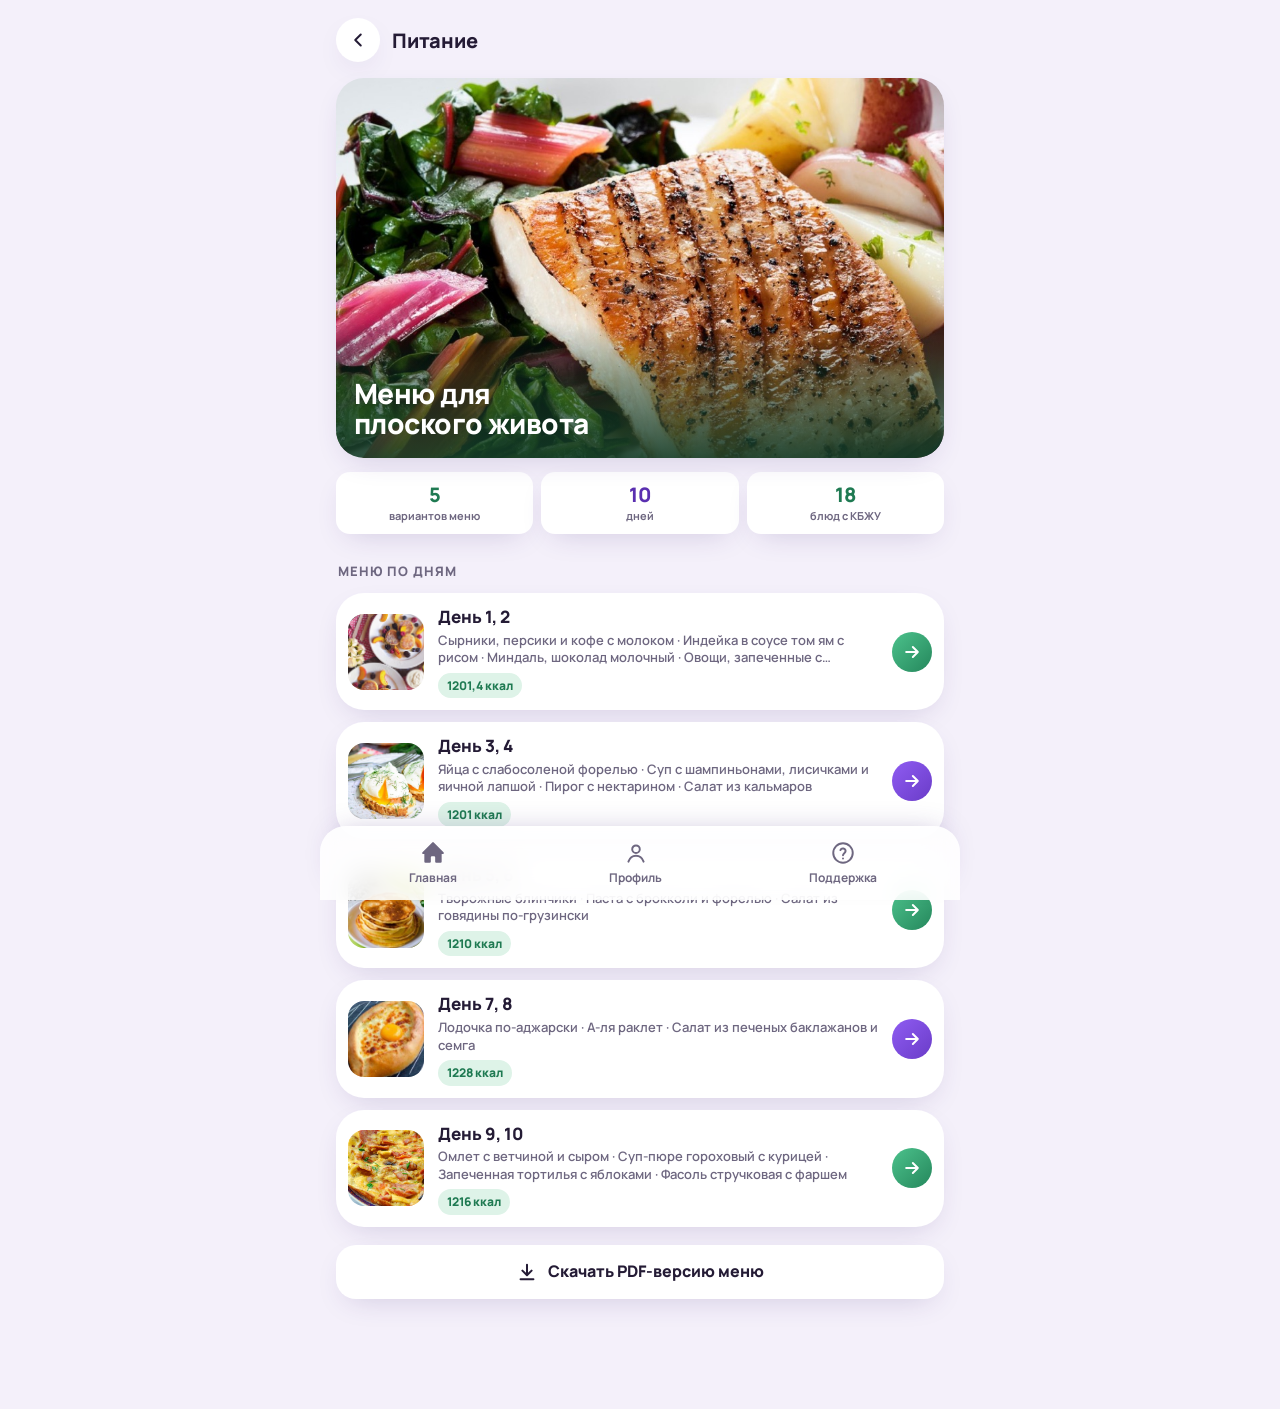
<file: menu-belly.html>
<!DOCTYPE html>
<html lang="ru">
<head>
  <meta charset="UTF-8" />
  <meta name="viewport" content="width=device-width, initial-scale=1, viewport-fit=cover" />
  <meta name="theme-color" content="#7a4bd1" />
  <link rel="manifest" href="manifest.json">
  <link rel="apple-touch-icon" href="icon-192.png">
  <link rel="preconnect" href="https://fonts.googleapis.com">
  <link rel="preconnect" href="https://fonts.gstatic.com" crossorigin>
  <link href="https://fonts.googleapis.com/css2?family=Manrope:wght@500;600;700;800&display=swap" rel="stylesheet">
  <link rel="stylesheet" href="app.css">
  <script src="https://telegram.org/js/telegram-web-app.js"></script>
  <title>Меню для плоского живота</title>
  <style>
    /* Меню для плоского живота — стили только этой страницы (тема из app.css) */
    .view { animation: view-in .28s ease; }
    @keyframes view-in { from { opacity: 0; transform: translateY(8px); } to { opacity: 1; transform: none; } }

    .b-hero { position: relative; border-radius: var(--radius-lg); overflow: hidden; box-shadow: var(--shadow); margin-bottom: 14px; }
    .b-hero img { width: 100%; aspect-ratio: 16 / 10; object-fit: cover; }
    .b-hero-text {
      position: absolute; left: 0; right: 0; bottom: 0;
      padding: 56px 18px 18px;
      background: linear-gradient(to top, rgba(20, 60, 40, .9) 0%, rgba(20, 60, 40, .45) 60%, transparent 100%);
      color: #fff;
    }
    .b-hero h2 { margin: 0 0 2px; font-size: 28px; line-height: 1.05; font-weight: 800; letter-spacing: -.02em; }
    .b-hero p { margin: 0; font-weight: 600; opacity: .9; }

    .b-stats { display: grid; grid-template-columns: repeat(3, 1fr); gap: 8px; margin-bottom: 12px; }
    .b-stat { padding: 12px 6px; border-radius: var(--radius-sm); background: var(--card); box-shadow: var(--shadow); text-align: center; }
    .b-stat b { display: block; font-size: 20px; font-weight: 800; line-height: 1.1; color: var(--green-deep); }
    .b-stat:nth-child(2) b { color: var(--violet-deep); }
    .b-stat span { display: block; margin-top: 3px; font-size: 11px; font-weight: 700; color: var(--muted); line-height: 1.2; }

    .dessert-note {
      margin: 0 0 14px; padding: 12px 14px;
      border-radius: var(--radius-sm); background: var(--violet-soft);
      color: var(--violet-deep); font-size: 13px; font-weight: 800; line-height: 1.4;
    }

    /* Карточки вариантов меню */
    .m-card {
      display: flex; align-items: center; gap: 14px;
      padding: 12px; margin-bottom: 12px;
      border-radius: var(--radius-lg); background: var(--card); box-shadow: var(--shadow);
      transition: transform .15s ease;
    }
    .m-card:active { transform: scale(.99); }
    .m-thumb { width: 76px; height: 76px; flex: none; border-radius: 16px; object-fit: cover; }
    .m-text { flex: 1; min-width: 0; }
    .m-text h3 { margin: 0; font-size: 17px; font-weight: 800; }
    .m-text p { margin: 2px 0 6px; font-size: 13px; line-height: 1.35; color: var(--muted); font-weight: 600;
      display: -webkit-box; -webkit-line-clamp: 2; -webkit-box-orient: vertical; overflow: hidden; }
    .kcal { display: inline-block; padding: 4px 9px; border-radius: 999px; background: var(--green-soft); color: var(--green-deep); font-size: 12px; font-weight: 800; }

    /* Итого за день */
    .total-title { margin: 0 0 8px; font-size: 13px; font-weight: 800; letter-spacing: .06em; text-transform: uppercase; color: var(--muted); }
    .macro { display: grid; grid-template-columns: repeat(4, 1fr); gap: 8px; margin: 0 0 16px; }
    .macro div { padding: 12px 4px 10px; border-radius: var(--radius-sm); text-align: center; }
    .macro b { display: block; font-size: 17px; font-weight: 800; line-height: 1.1; }
    .macro span { display: block; margin-top: 3px; font-size: 11px; font-weight: 700; color: var(--muted); }
    .macro .m-k { background: var(--grad-brand); color: #fff; }
    .macro .m-k span { color: rgba(255, 255, 255, .85); }
    .macro .m-p { background: var(--violet-soft); color: var(--violet-deep); }
    .macro .m-f { background: #fdf0dc; color: #9a5b0b; }
    .macro .m-c { background: var(--green-soft); color: var(--green-deep); }

    /* Блюдо */
    .dish { margin-bottom: 14px; border-radius: var(--radius-lg); background: var(--card); box-shadow: var(--shadow); overflow: hidden; }
    .dish-photo { position: relative; }
    .dish-photo img { width: 100%; aspect-ratio: 16 / 10; object-fit: cover; }
    .meal-tag {
      display: inline-block; padding: 5px 11px; border-radius: 999px;
      font-size: 12px; font-weight: 800; letter-spacing: .06em; text-transform: uppercase;
      background: var(--violet-soft); color: var(--violet-deep);
    }
    .dish-photo .meal-tag { position: absolute; left: 12px; top: 12px; background: rgba(255, 255, 255, .92); }
    .dish-head { display: flex; align-items: center; gap: 12px; width: 100%; padding: 14px 16px; text-align: left; }
    .dish-head .t { flex: 1; min-width: 0; }
    .dish-head .meal-tag { margin-bottom: 6px; }
    .dish-head b { display: block; font-size: 18px; font-weight: 800; line-height: 1.25; }
    .chev { width: 32px; height: 32px; flex: none; display: grid; place-items: center; border-radius: 50%; background: var(--bg); color: var(--muted); transition: transform .2s ease; }
    .chev svg { width: 16px; height: 16px; transform: rotate(90deg); }
    .dish.open .chev { transform: rotate(180deg); }
    .dish-body { display: none; padding: 0 16px 16px; }
    .dish.open .dish-body { display: block; }

    .dish-body h4 { margin: 14px 0 8px; font-size: 13px; font-weight: 800; letter-spacing: .06em; text-transform: uppercase; color: var(--muted); }
    .dish-body h4:first-child { margin-top: 0; }
    .ing-note { margin: 0 0 6px; font-weight: 700; font-size: 14px; }
    .ing-list { list-style: none; display: grid; gap: 6px; margin: 0; padding: 0; }
    .ing-list li { position: relative; padding: 9px 12px 9px 30px; border-radius: 12px; background: var(--bg); font-size: 15px; font-weight: 600; line-height: 1.35; }
    .ing-list li::before { content: ''; position: absolute; left: 13px; top: 15px; width: 7px; height: 7px; border-radius: 50%; background: var(--green); }
    .prep-text p { margin: 0 0 8px; font-size: 15px; line-height: 1.55; }
    .prep-text p:last-child { margin-bottom: 0; }

    .kbju { width: 100%; border-collapse: separate; border-spacing: 0; font-size: 13px; border-radius: 12px; overflow: hidden; }
    .kbju th { padding: 8px 6px; background: var(--violet-soft); color: var(--violet-deep); font-weight: 800; text-align: center; font-size: 11px; letter-spacing: .02em; }
    .kbju th:first-child, .kbju td:first-child { text-align: left; padding-left: 10px; }
    .kbju td { padding: 9px 6px; background: var(--bg); text-align: center; font-weight: 700; border-top: 2px solid var(--card); }
    .kbju td:last-child { color: var(--green-deep); font-weight: 800; }
    .kbju td:first-child { font-weight: 600; }

    .pdf-link { margin-top: 18px; }
    @media (max-width: 380px) { .macro b { font-size: 15px; } .kbju { font-size: 12px; } }
  </style>
</head>
<body>
  <div class="app" id="app"></div>

  <script src="data.js"></script>
  <script src="app.js"></script>
  <script src="menu-belly-data.js"></script>
  <script>
    const esc = s => String(s).replace(/[&<>"]/g, c => ({ '&': '&amp;', '<': '&lt;', '>': '&gt;', '"': '&quot;' }[c]));
    const app = document.getElementById('app');
    const DOWN = '<svg viewBox="0 0 24 24" fill="none" stroke="currentColor" stroke-width="2.2" stroke-linecap="round" stroke-linejoin="round"><path d="M12 4v11M7 10.5l5 5 5-5M5 20h14"/></svg>';

    function topbar(title, back) {
      return `<header class="topbar">
        <a class="icon-btn" href="${back}" aria-label="Назад">${ICONS.back}</a>
        <h1>${title}</h1>
      </header>`;
    }

    // ---------- Список вариантов меню ----------
    function viewHome() {
      const cards = BELLY_MENUS.map((m, i) => {
        const first = m.meals.find(x => x.photo);
        return `<a class="m-card" href="#/m${i + 1}">
          <img class="m-thumb" src="${first.photo}" alt="">
          <div class="m-text">
            <h3>${m.days}</h3>
            <p>${m.meals.map(x => esc(x.name)).join(' · ')}</p>
            <span class="kcal">${m.total[3]} ккал</span>
          </div>
          <div class="arrow ${i % 2 ? 'arrow-violet' : 'arrow-green'}">${ICONS.arrow}</div>
        </a>`;
      }).join('');

      return topbar('Питание', 'menu.html') + `
        <div class="b-hero">
          <img src="${BELLY_COVER}" alt="">
          <div class="b-hero-text">
            <h2>Меню для<br>плоского живота</h2>
          </div>
        </div>

        <div class="b-stats">
          <div class="b-stat"><b>5</b><span>вариантов меню</span></div>
          <div class="b-stat"><b>10</b><span>дней</span></div>
          <div class="b-stat"><b>${BELLY_MENUS.reduce((n, m) => n + m.meals.length, 0)}</b><span>блюд с КБЖУ</span></div>
        </div>

        <p class="section-title">Меню по дням</p>
        ${cards}

        <a class="btn btn-ghost pdf-link" href="menu-ploskiy-zhivot.pdf" download data-download="Меню для плоского живота.pdf">${DOWN} Скачать PDF-версию меню</a>`;
    }

    // ---------- Вариант меню ----------
    function kbjuTable(rows) {
      return `<table class="kbju">
        <thead><tr><th>Наименование</th><th>Белки</th><th>Жиры</th><th>Углев.</th><th>Ккал</th></tr></thead>
        <tbody>${rows.map(r => `<tr>${r.map(c => `<td>${esc(c)}</td>`).join('')}</tr>`).join('')}</tbody>
      </table>`;
    }

    function dishCard(d) {
      const list = items => `<ul class="ing-list">${items.map(x => `<li>${esc(x)}</li>`).join('')}</ul>`;
      let body = '';
      if (d.ingredients) {
        body += `<h4>Ингредиенты</h4>`;
        if (d.ingredientsNote) body += `<p class="ing-note">${esc(d.ingredientsNote)}</p>`;
        body += list(d.ingredients);
        if (d.ingredients2) body += `<p class="ing-note" style="margin-top:10px">${esc(d.ingredients2Title)}</p>` + list(d.ingredients2);
      }
      if (d.prep) body += `<h4>Приготовление</h4><div class="prep-text">${d.prep.map(p => `<p>${esc(p)}</p>`).join('')}</div>`;
      if (d.dessertNote) body += `<p class="dessert-note" style="margin:14px 0 0">${esc(BELLY_DESSERT_NOTE)}</p>`;
      body += `<h4>КБЖУ</h4>` + kbjuTable(d.kbju);

      return `<div class="dish">
        ${d.photo ? `<div class="dish-photo"><img src="${d.photo}" alt="${esc(d.name)}" loading="lazy"><span class="meal-tag">${d.type}</span></div>` : ''}
        <button class="dish-head" aria-expanded="false">
          <div class="t">${d.photo ? '' : `<span class="meal-tag">${d.type}</span>`}<b>${esc(d.name)}</b></div>
          <div class="chev">${ICONS.arrow}</div>
        </button>
        <div class="dish-body">${body}</div>
      </div>`;
    }

    function viewMenu(i) {
      const m = BELLY_MENUS[i];
      const [p, f, c, k] = m.total;
      const prev = i > 0 ? `#/m${i}` : '';
      const next = i < BELLY_MENUS.length - 1 ? `#/m${i + 2}` : '';
      return topbar(m.days, '#/') + `
        <p class="total-title">Итого за день ${i + 1}</p>
        <div class="macro">
          <div class="m-k"><b>${k}</b><span>ккал</span></div>
          <div class="m-p"><b>${p}</b><span>белки</span></div>
          <div class="m-f"><b>${f}</b><span>жиры</span></div>
          <div class="m-c"><b>${c}</b><span>углеводы</span></div>
        </div>
        ${m.meals.map(dishCard).join('')}
        <div class="pager">
          <a class="btn btn-ghost" href="${prev}" ${prev ? '' : 'aria-disabled="true"'}>← Назад</a>
          <a class="btn btn-ghost" href="${next}" ${next ? '' : 'aria-disabled="true"'}>Далее →</a>
        </div>`;
    }

    // ---------- Роутер ----------
    function render() {
      const h = location.hash.replace(/^#\/?/, '');
      const m = h.match(/^m([1-5])$/);
      app.innerHTML = `<div class="view">${m ? viewMenu(+m[1] - 1) : viewHome()}</div>`;
      window.scrollTo(0, 0);
      app.querySelectorAll('.dish-head').forEach(b => b.onclick = () => {
        const open = b.parentElement.classList.toggle('open');
        b.setAttribute('aria-expanded', open);
      });
      // Первое блюдо раскрыто сразу — чтобы было видно, что внутри рецепт
      const first = app.querySelector('.dish');
      if (first) { first.classList.add('open'); first.querySelector('.dish-head').setAttribute('aria-expanded', 'true'); }
    }
    renderTabbar('');
    window.addEventListener('hashchange', render);
    render();
  </script>
</body>
</html>
</file>
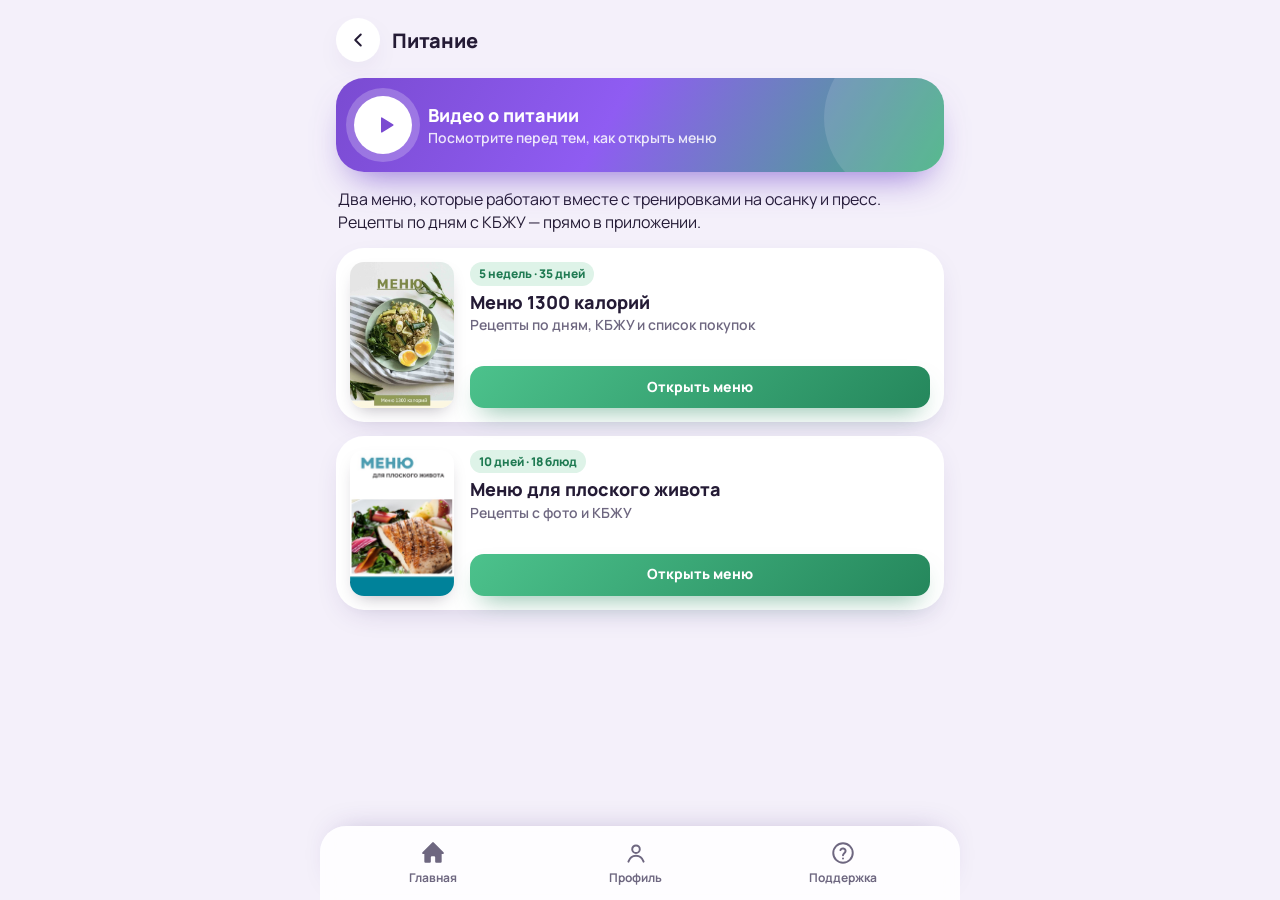
<file: menu.html>
<!DOCTYPE html>
<html lang="ru">
<head>
  <meta charset="UTF-8" />
  <meta name="viewport" content="width=device-width, initial-scale=1, viewport-fit=cover" />
  <meta name="theme-color" content="#7a4bd1" />
  <link rel="manifest" href="manifest.json">
  <link rel="apple-touch-icon" href="icon-192.png">
  <link rel="preconnect" href="https://fonts.googleapis.com">
  <link rel="preconnect" href="https://fonts.gstatic.com" crossorigin>
  <link href="https://fonts.googleapis.com/css2?family=Manrope:wght@500;600;700;800&display=swap" rel="stylesheet">
  <link rel="stylesheet" href="app.css">
  <title>Питание</title>
</head>
<body>
  <div class="app">
    <header class="topbar">
      <a class="icon-btn" href="main.html" aria-label="Назад" data-icon="back"></a>
      <h1>Питание</h1>
    </header>

    <button class="welcome-video" id="nutrition-video-btn" style="margin:0 0 16px">
      <div class="play-circle" data-icon="play"></div>
      <div>
        <strong>Видео о питании</strong>
        <span>Посмотрите перед тем, как открыть меню</span>
      </div>
    </button>

    <p class="sub" style="margin:0 2px 14px">Два меню, которые работают вместе с тренировками на осанку и пресс. Рецепты по дням с КБЖУ — прямо в приложении.</p>

    <article class="menu-card">
      <img class="menu-cover" src="images/cover-1300.jpg" alt="Обложка: Меню 1300 калорий">
      <div class="menu-info">
        <span class="menu-tag">5 недель · 35 дней</span>
        <h2>Меню 1300 калорий</h2>
        <p>Рецепты по дням, КБЖУ и список покупок</p>
        <div class="menu-actions">
          <a class="btn btn-green btn-sm menu-open-wide" href="menu-1300.html">Открыть меню</a>
        </div>
      </div>
    </article>

    <article class="menu-card">
      <img class="menu-cover" src="images/cover-belly.jpg" alt="Обложка: Меню для плоского живота">
      <div class="menu-info">
        <span class="menu-tag">10 дней · 18 блюд</span>
        <h2>Меню для плоского живота</h2>
        <p>Рецепты с фото и КБЖУ</p>
        <div class="menu-actions">
          <a class="btn btn-green btn-sm menu-open-wide" href="menu-belly.html">Открыть меню</a>
        </div>
      </div>
    </article>
  </div>

  <script src="data.js"></script>
  <script src="app.js"></script>
  <script>
    document.querySelectorAll('[data-icon]').forEach(el => el.innerHTML = ICONS[el.dataset.icon]);
    renderTabbar('');

    const NUTRITION_VIDEO = 'https://file-storage.bothelp.io/myuppy/f5/f5d6/f5d6f18fe0df0187c561b25cfae4b1f9/IMG_2753.mov';
    document.getElementById('nutrition-video-btn').onclick = () => openVideo(NUTRITION_VIDEO, 'Видео о питании');

  </script>
</body>
</html>
</file>
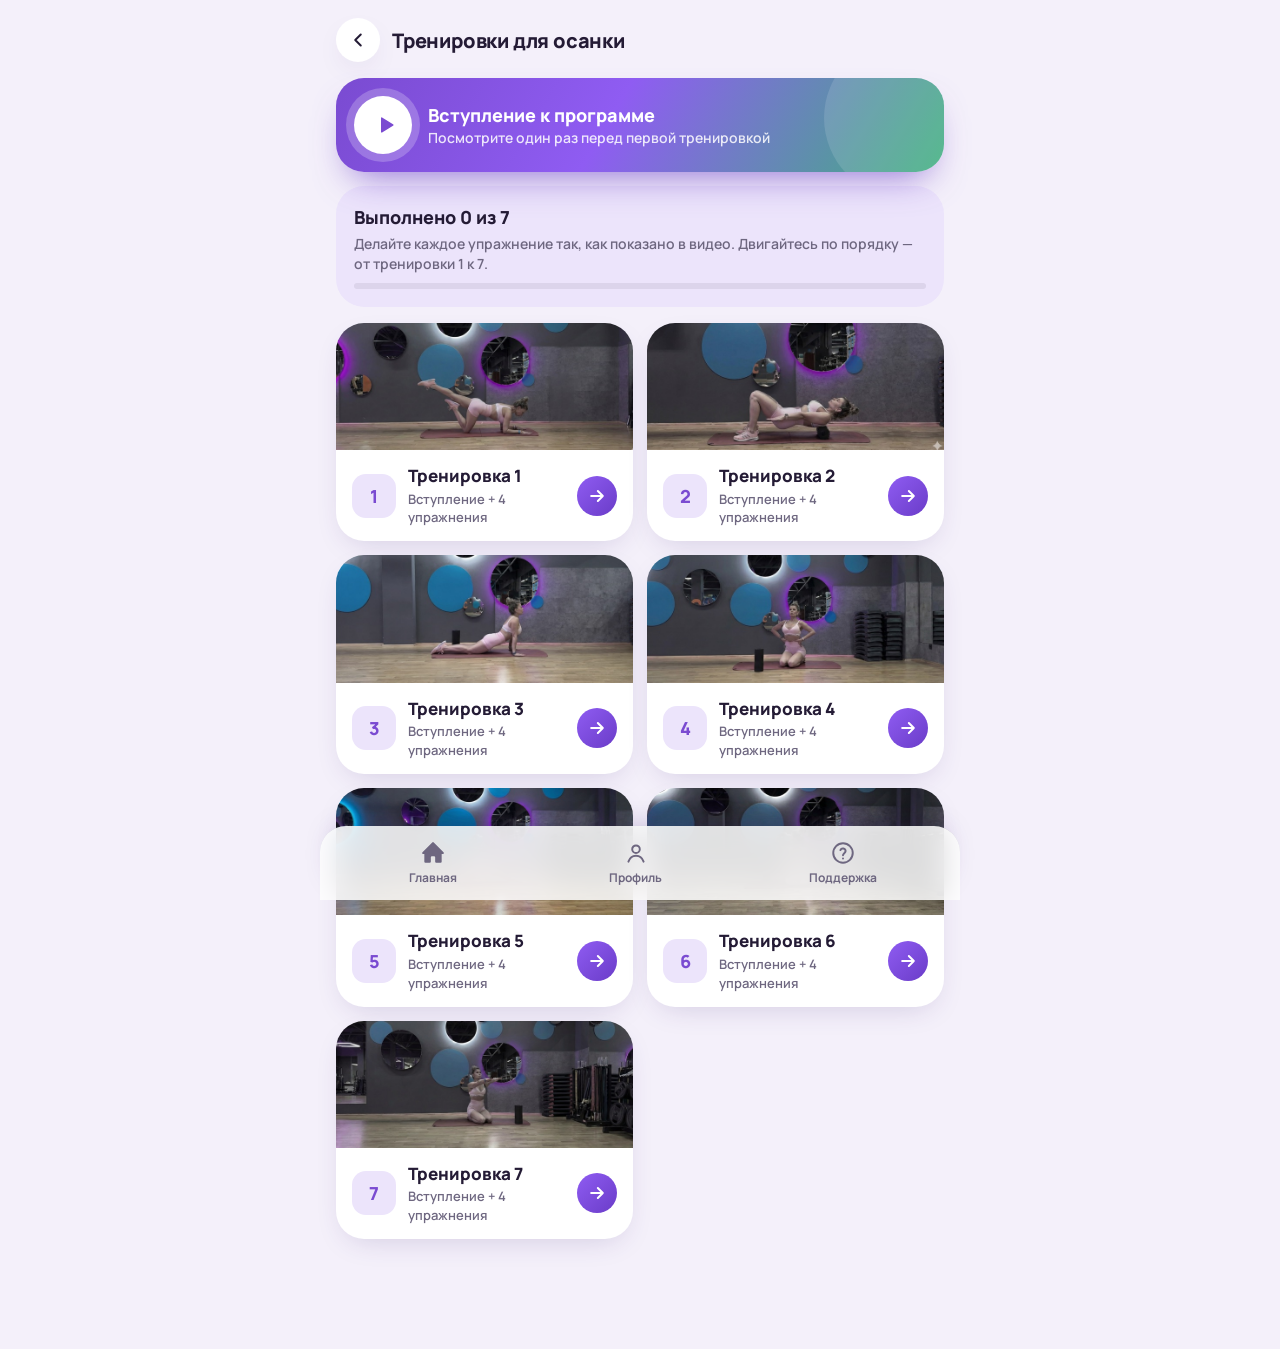
<file: posture.html>
<!DOCTYPE html>
<html lang="ru">
<head>
  <meta charset="UTF-8" />
  <meta name="viewport" content="width=device-width, initial-scale=1, viewport-fit=cover" />
  <meta name="theme-color" content="#7a4bd1" />
  <link rel="manifest" href="manifest.json">
  <link rel="apple-touch-icon" href="icon-192.png">
  <link rel="preconnect" href="https://fonts.googleapis.com">
  <link rel="preconnect" href="https://fonts.gstatic.com" crossorigin>
  <link href="https://fonts.googleapis.com/css2?family=Manrope:wght@500;600;700;800&display=swap" rel="stylesheet">
  <link rel="stylesheet" href="app.css">
  <title>Тренировки для осанки</title>
</head>
<body>
  <div class="app">
    <header class="topbar">
      <a class="icon-btn" href="main.html" aria-label="Назад" data-icon="back"></a>
      <h1 id="list-title">Тренировки для осанки</h1>
    </header>
    <div id="intro"></div>
    <div class="workout-grid" id="grid"></div>
  </div>
  <script src="data.js"></script>
  <script src="app.js"></script>
  <script src="workouts.js"></script>
  <script>
    document.querySelectorAll('[data-icon]').forEach(el => el.innerHTML = ICONS[el.dataset.icon]);
    renderTabbar('');
    renderList('posture');
  </script>
</body>
</html>
</file>
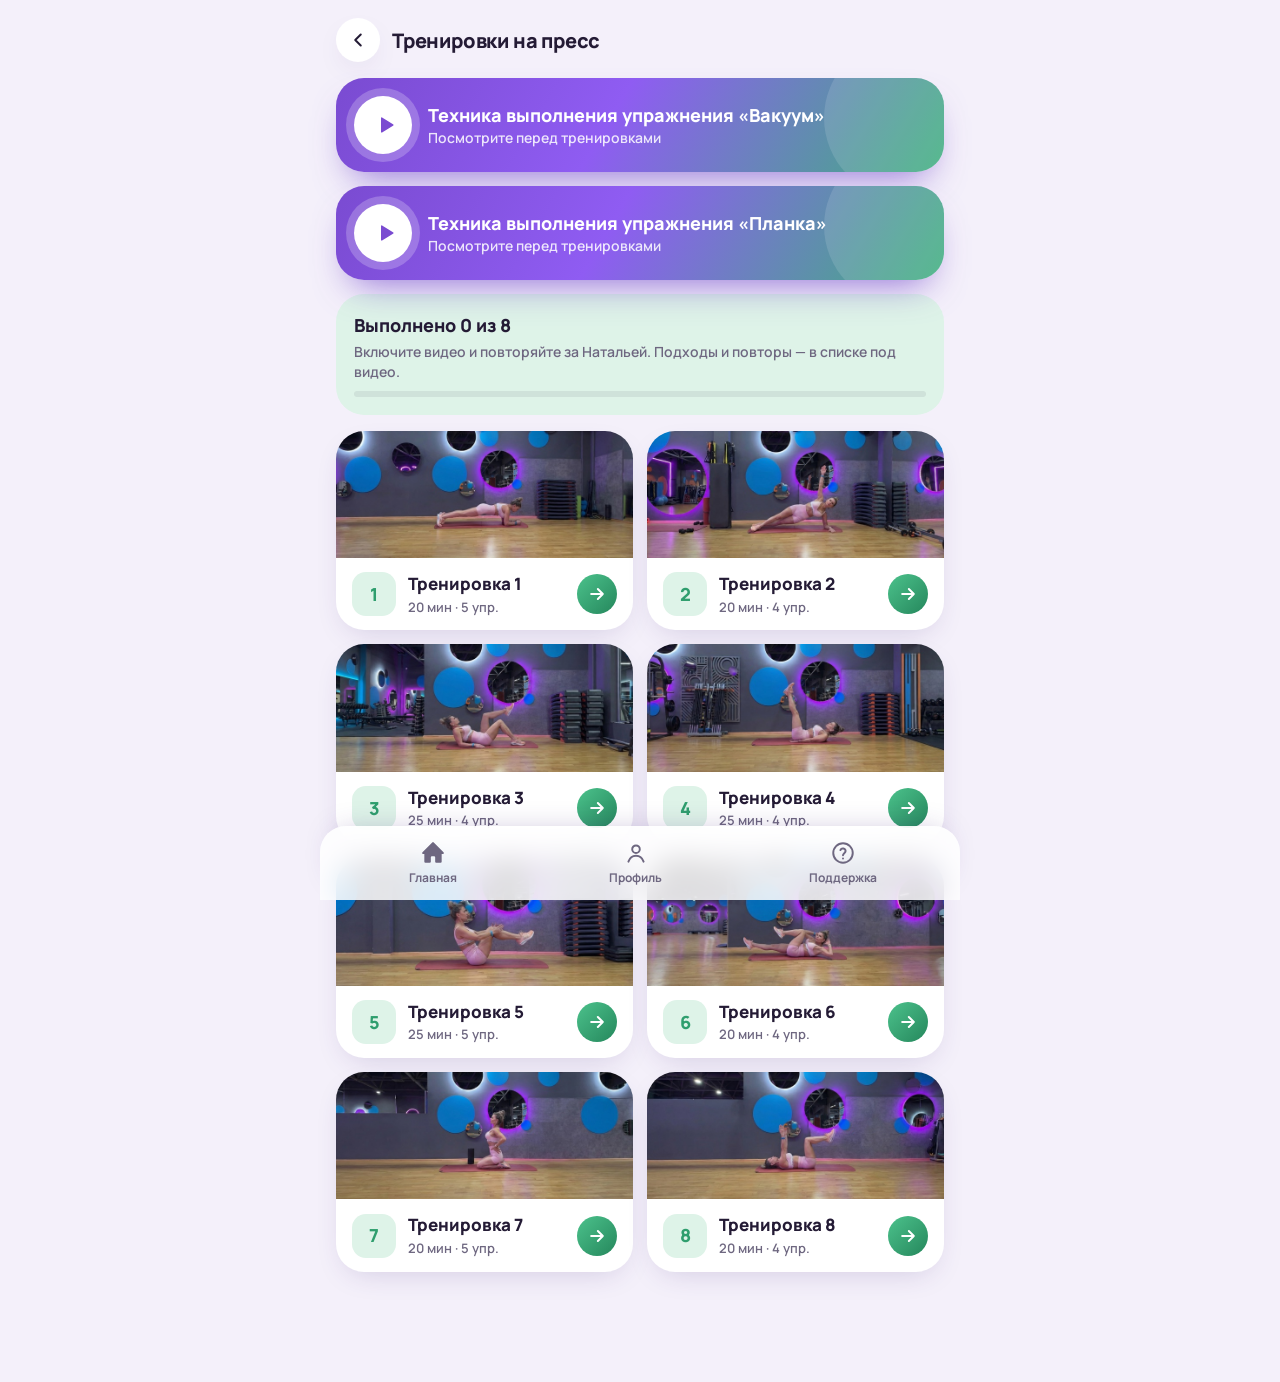
<file: press.html>
<!DOCTYPE html>
<html lang="ru">
<head>
  <meta charset="UTF-8" />
  <meta name="viewport" content="width=device-width, initial-scale=1, viewport-fit=cover" />
  <meta name="theme-color" content="#7a4bd1" />
  <link rel="manifest" href="manifest.json">
  <link rel="apple-touch-icon" href="icon-192.png">
  <link rel="preconnect" href="https://fonts.googleapis.com">
  <link rel="preconnect" href="https://fonts.gstatic.com" crossorigin>
  <link href="https://fonts.googleapis.com/css2?family=Manrope:wght@500;600;700;800&display=swap" rel="stylesheet">
  <link rel="stylesheet" href="app.css">
  <title>Тренировки на пресс</title>
</head>
<body>
  <div class="app">
    <header class="topbar">
      <a class="icon-btn" href="main.html" aria-label="Назад" data-icon="back"></a>
      <h1 id="list-title">Тренировки на пресс</h1>
    </header>
    <div id="intro"></div>
    <div class="workout-grid" id="grid"></div>
  </div>
  <script src="data.js"></script>
  <script src="app.js"></script>
  <script src="workouts.js"></script>
  <script>
    document.querySelectorAll('[data-icon]').forEach(el => el.innerHTML = ICONS[el.dataset.icon]);
    renderTabbar('');
    renderList('press');
  </script>
</body>
</html>
</file>
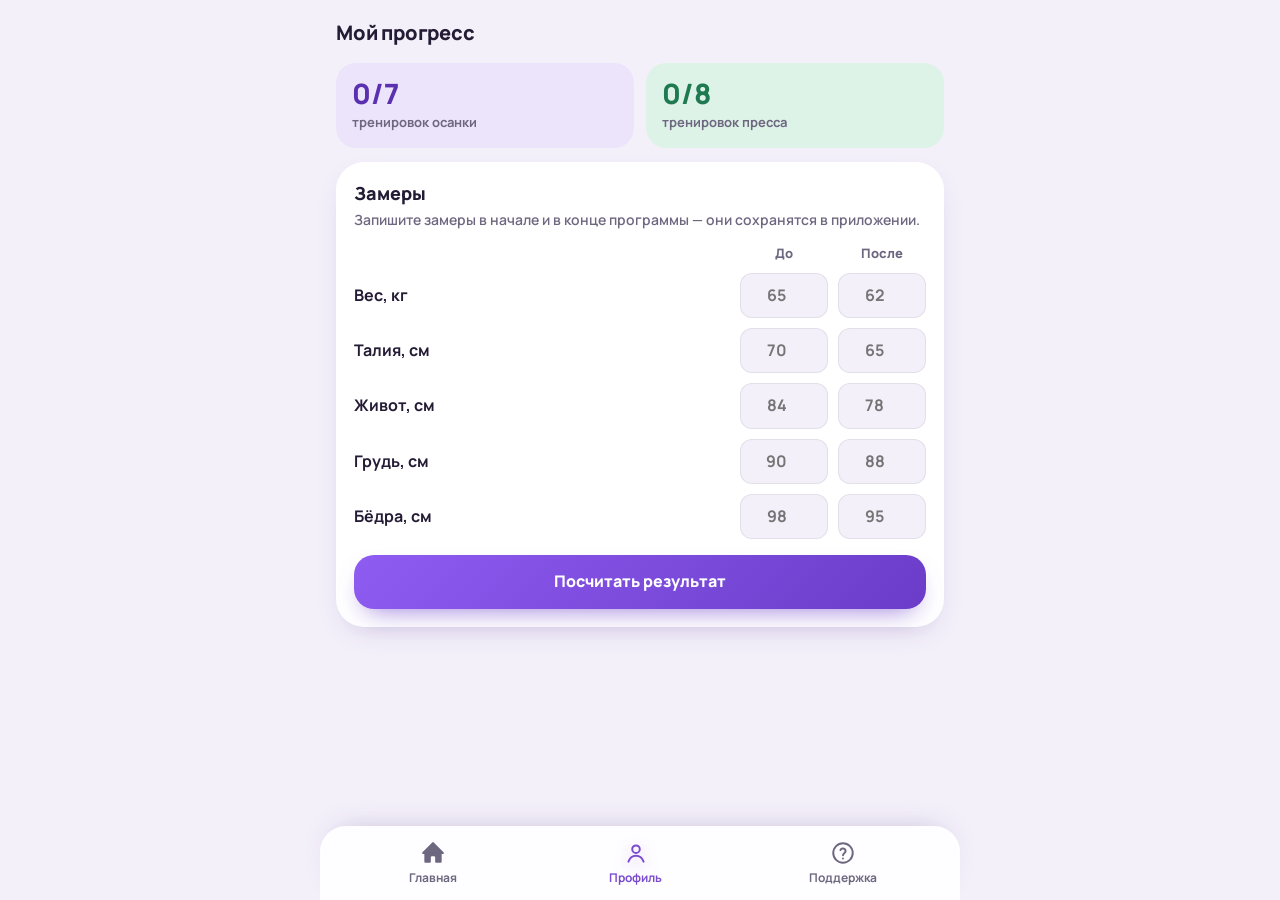
<file: profile.html>
<!DOCTYPE html>
<html lang="ru">
<head>
  <meta charset="UTF-8" />
  <meta name="viewport" content="width=device-width, initial-scale=1, viewport-fit=cover" />
  <meta name="theme-color" content="#7a4bd1" />
  <link rel="manifest" href="manifest.json">
  <link rel="apple-touch-icon" href="icon-192.png">
  <link rel="preconnect" href="https://fonts.googleapis.com">
  <link rel="preconnect" href="https://fonts.gstatic.com" crossorigin>
  <link href="https://fonts.googleapis.com/css2?family=Manrope:wght@500;600;700;800&display=swap" rel="stylesheet">
  <link rel="stylesheet" href="app.css">
  <title>Профиль</title>
</head>
<body>
  <div class="app">
    <header class="topbar">
      <h1>Мой прогресс</h1>
    </header>

    <div class="stats">
      <div class="stat stat-violet"><b id="posture-count">0/7</b><span>тренировок осанки</span></div>
      <div class="stat stat-green"><b id="press-count">0/8</b><span>тренировок пресса</span></div>
    </div>

    <section class="card">
      <h2>Замеры</h2>
      <p class="sub">Запишите замеры в начале и в конце программы — они сохранятся в приложении.</p>
      <div class="measure-grid" id="measure-grid">
        <span></span><span class="h">До</span><span class="h">После</span>
      </div>
      <button class="btn btn-violet" id="calc-btn">Посчитать результат</button>
      <div id="results"></div>
    </section>
  </div>

  <script src="data.js"></script>
  <script src="app.js"></script>
  <script>
    renderTabbar('profile');
    document.getElementById('posture-count').textContent = `${countDone('posture')}/${POSTURE.length}`;
    document.getElementById('press-count').textContent = `${countDone('press')}/${PRESS.length}`;

    const FIELDS = [
      { id: 'weight', label: 'Вес, кг', ph: ['65', '62'], unit: 'кг' },
      { id: 'waist', label: 'Талия, см', ph: ['70', '65'], unit: 'см' },
      { id: 'belly', label: 'Живот, см', ph: ['84', '78'], unit: 'см' },
      { id: 'chest', label: 'Грудь, см', ph: ['90', '88'], unit: 'см' },
      { id: 'hips', label: 'Бёдра, см', ph: ['98', '95'], unit: 'см' },
    ];
    const KEY = 'op-measures-v1';
    let saved = {};
    try { saved = JSON.parse(localStorage.getItem(KEY)) || {}; } catch {}

    const grid = document.getElementById('measure-grid');
    FIELDS.forEach(f => {
      grid.insertAdjacentHTML('beforeend', `
        <label for="before-${f.id}">${f.label}</label>
        <input type="number" inputmode="decimal" id="before-${f.id}" placeholder="${f.ph[0]}" value="${saved['before-' + f.id] ?? ''}">
        <input type="number" inputmode="decimal" id="after-${f.id}" placeholder="${f.ph[1]}" value="${saved['after-' + f.id] ?? ''}">`);
    });
    grid.addEventListener('input', e => {
      saved[e.target.id] = e.target.value;
      try { localStorage.setItem(KEY, JSON.stringify(saved)); } catch {}
    });

    function showResults() {
      const rows = FIELDS.map(f => {
        const b = parseFloat(document.getElementById('before-' + f.id).value);
        const a = parseFloat(document.getElementById('after-' + f.id).value);
        let val = '<span class="none">нет данных</span>';
        if (!isNaN(a) && !isNaN(b)) {
          const d = a - b;
          val = d === 0
            ? '<span class="none">без изменений</span>'
            : `<span class="${d < 0 ? 'good' : 'bad'}">${d > 0 ? '+' : ''}${d.toFixed(1)} ${f.unit}</span>`;
        }
        return `<div class="result-row"><span>${f.label.split(',')[0]}</span>${val}</div>`;
      }).join('');
      document.getElementById('results').innerHTML =
        `<div style="margin-top:16px">${rows}</div><p class="saved-note">Замеры сохранены на этом устройстве</p>`;
    }
    document.getElementById('calc-btn').onclick = showResults;
    if (Object.values(saved).some(v => v)) showResults();
  </script>
</body>
</html>
</file>
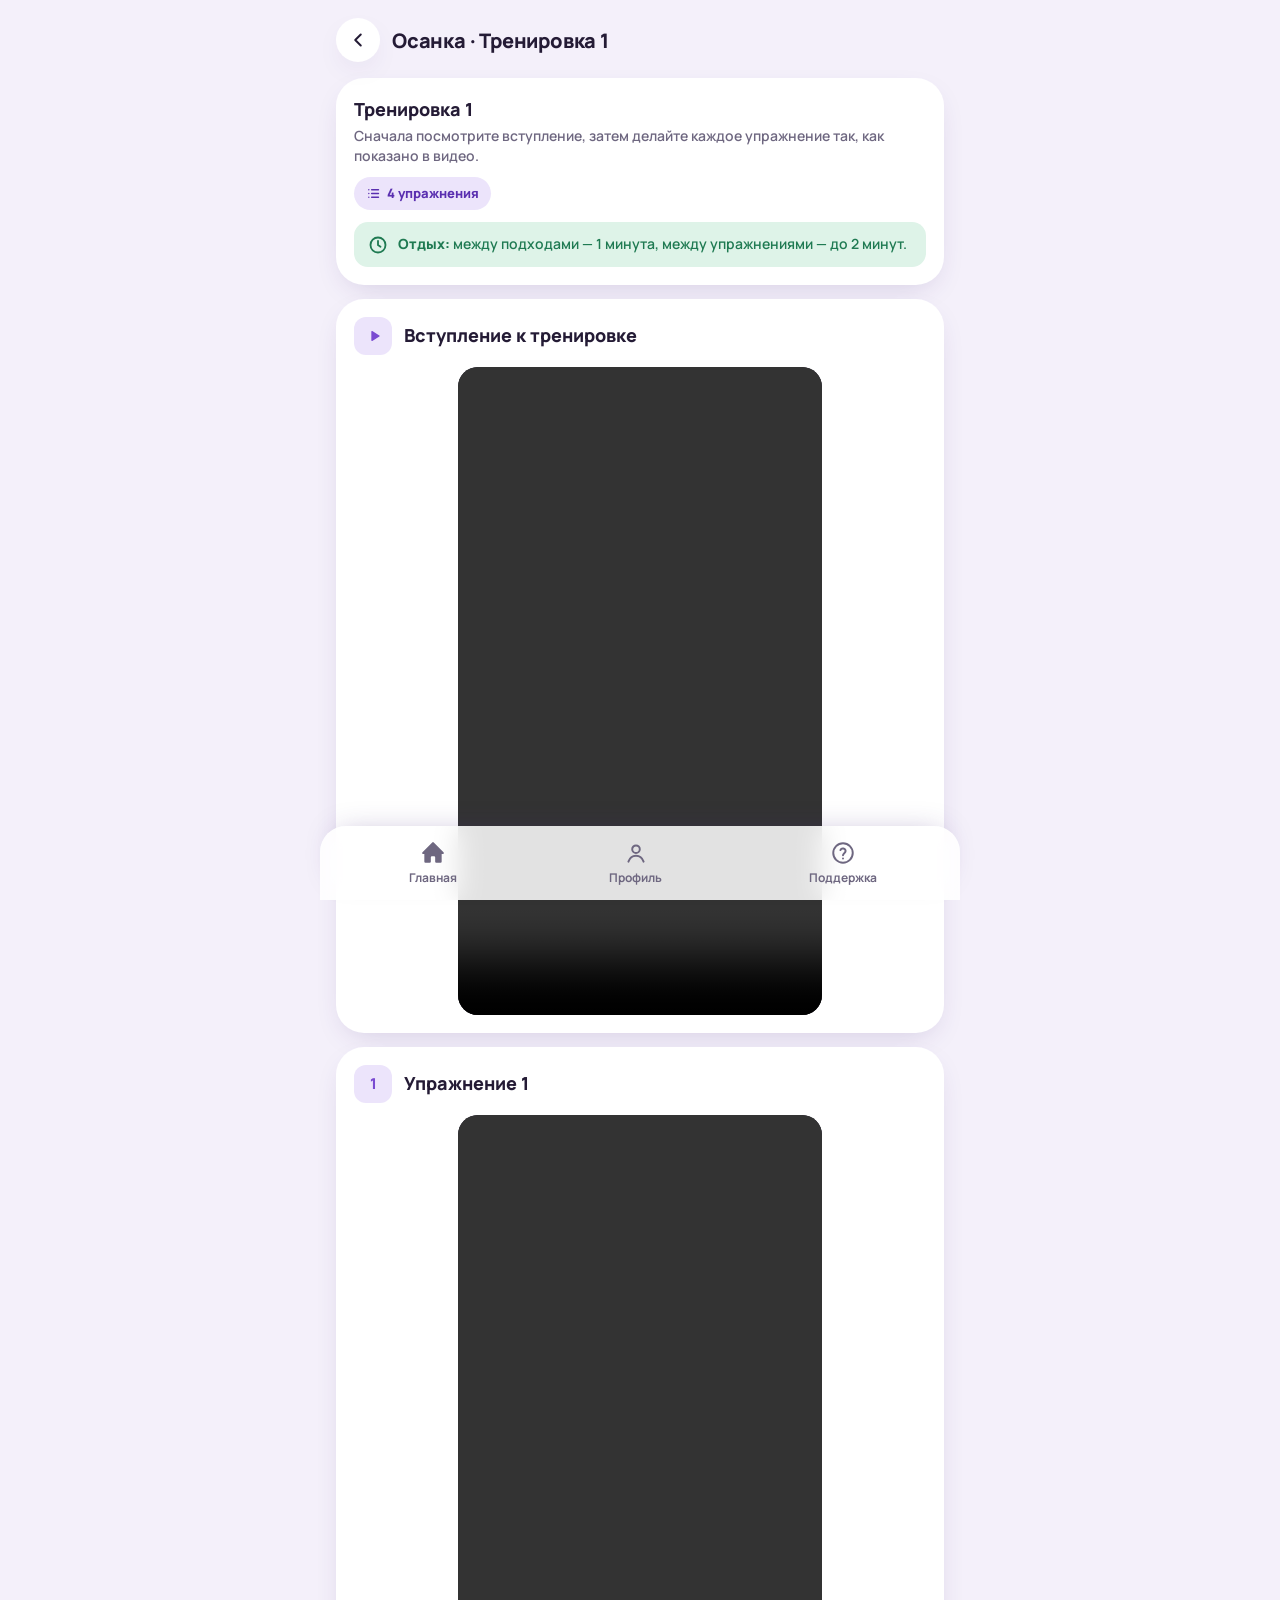
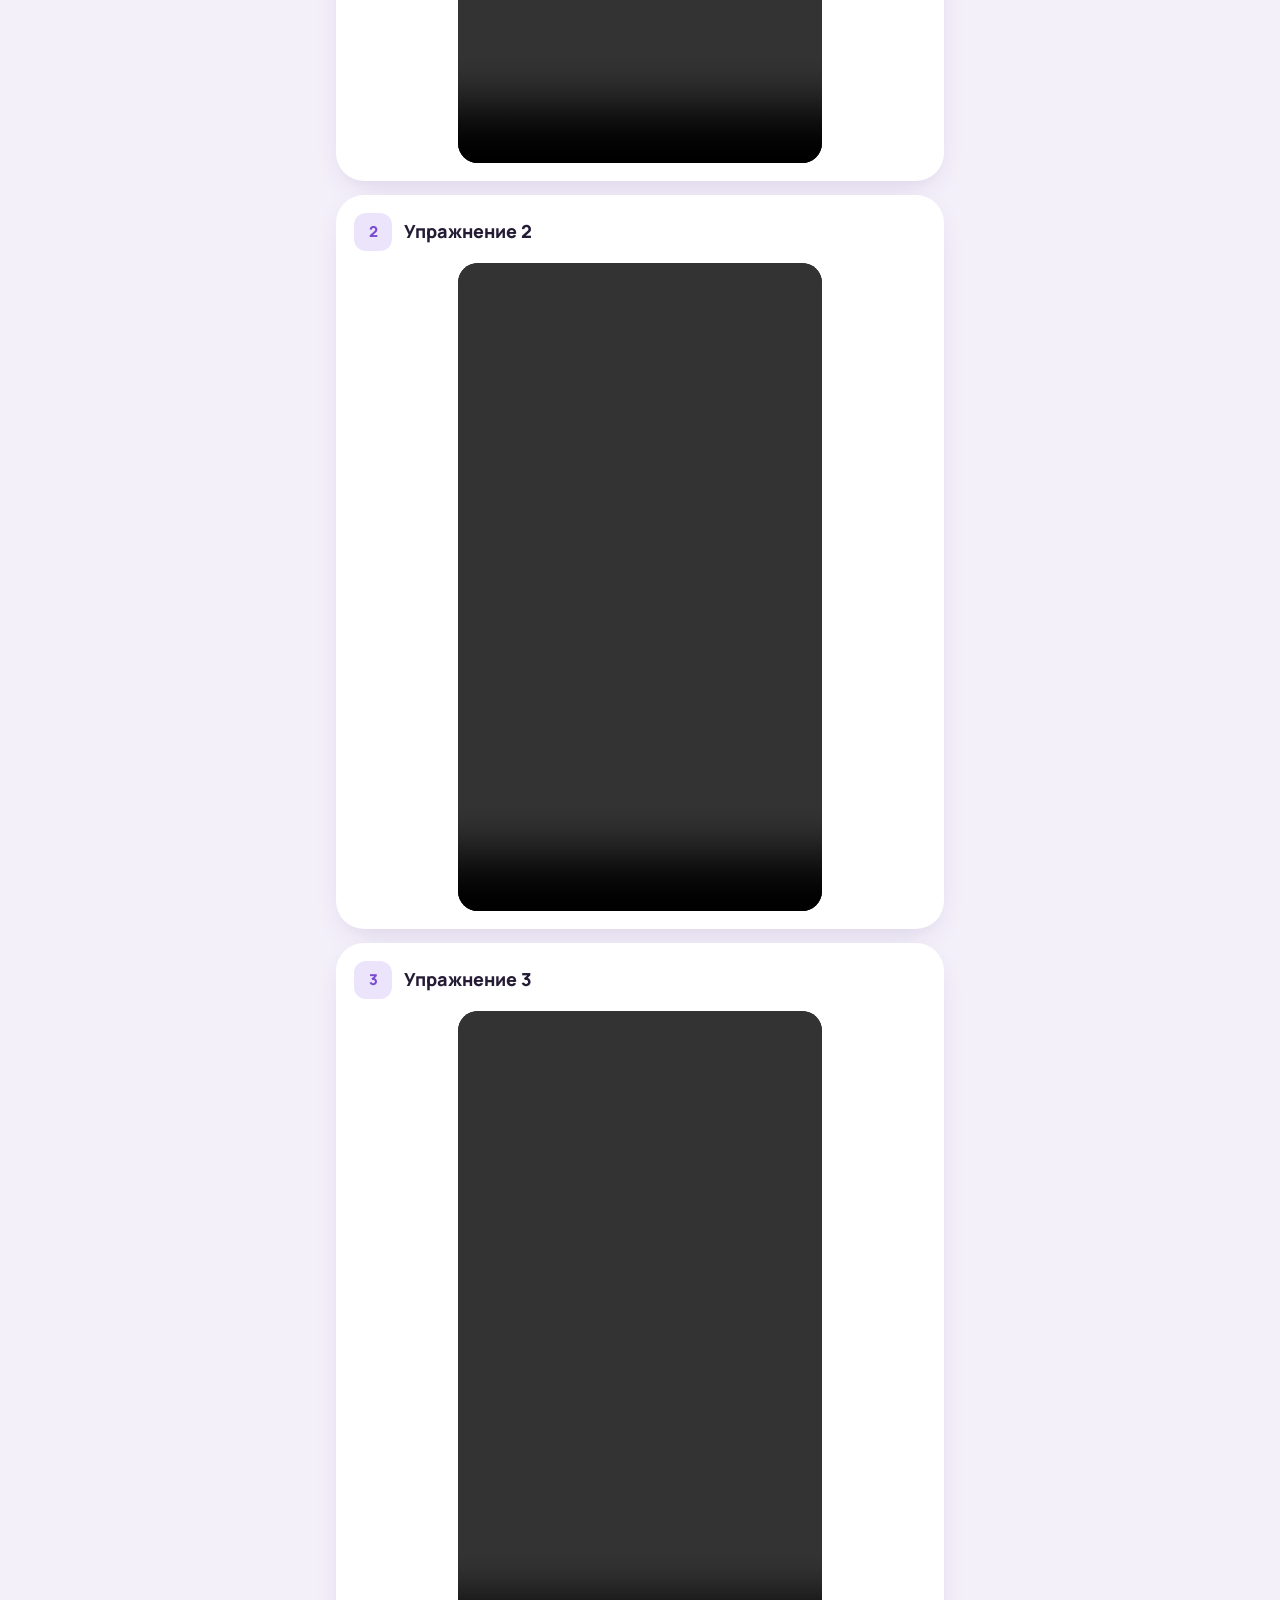
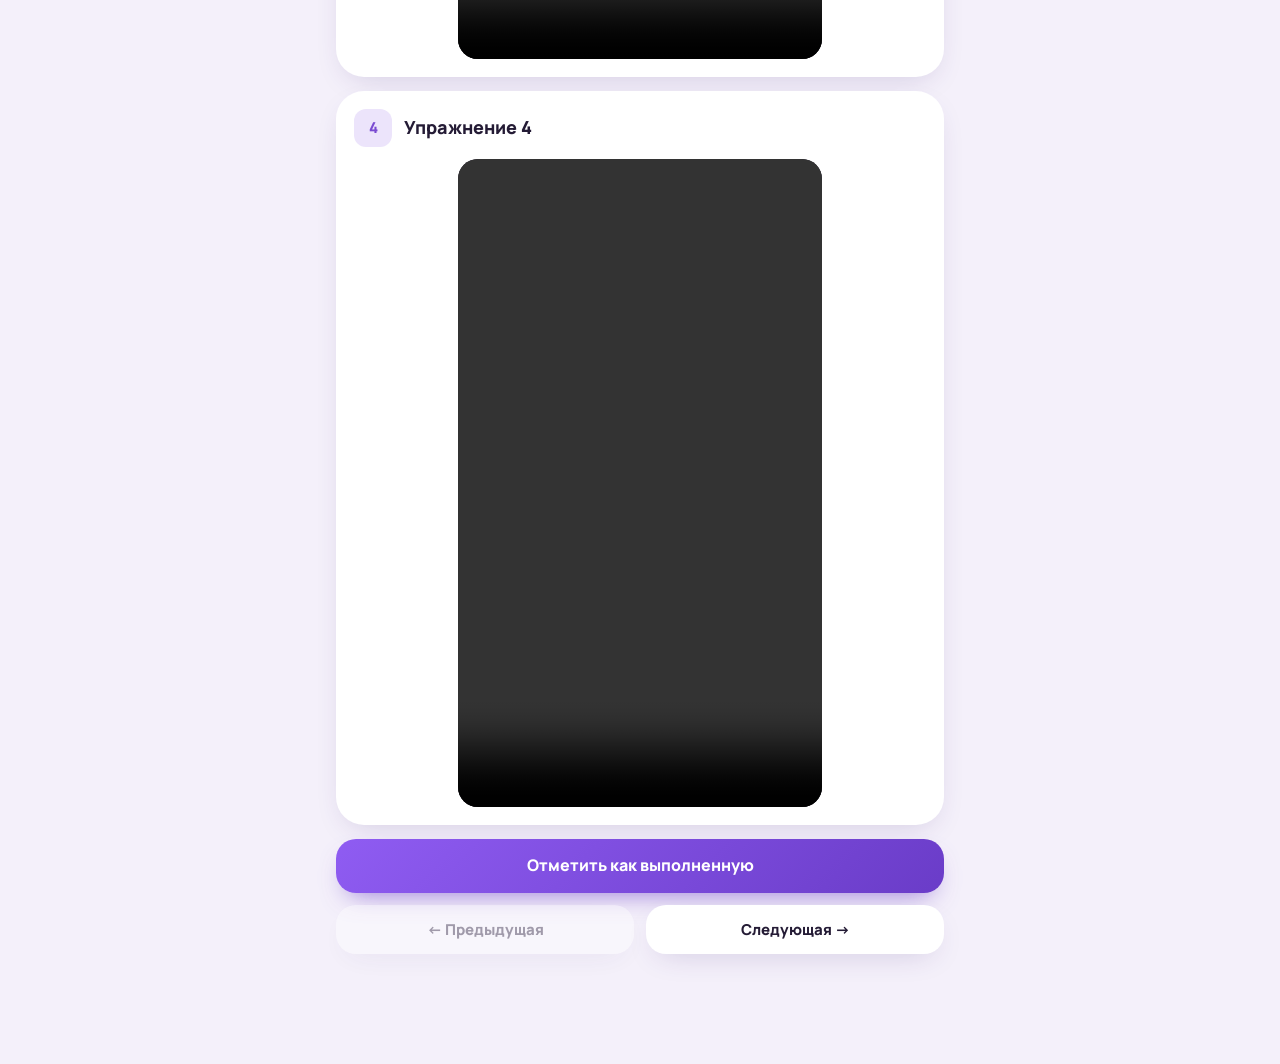
<file: workout.html>
<!DOCTYPE html>
<html lang="ru">
<head>
  <meta charset="UTF-8" />
  <meta name="viewport" content="width=device-width, initial-scale=1, viewport-fit=cover" />
  <meta name="theme-color" content="#7a4bd1" />
  <link rel="manifest" href="manifest.json">
  <link rel="apple-touch-icon" href="icon-192.png">
  <link rel="preconnect" href="https://fonts.googleapis.com">
  <link rel="preconnect" href="https://fonts.gstatic.com" crossorigin>
  <link href="https://fonts.googleapis.com/css2?family=Manrope:wght@500;600;700;800&display=swap" rel="stylesheet">
  <link rel="stylesheet" href="app.css">
  <title>Тренировка</title>
</head>
<body>
  <div class="app">
    <header class="topbar">
      <a class="icon-btn" id="back" href="main.html" aria-label="Назад" data-icon="back"></a>
      <h1 id="w-title">Тренировка</h1>
    </header>
    <div id="content"></div>
  </div>
  <script src="data.js"></script>
  <script src="app.js"></script>
  <script src="workouts.js"></script>
  <script>
    document.querySelectorAll('[data-icon]').forEach(el => el.innerHTML = ICONS[el.dataset.icon]);
    renderTabbar('');
    renderWorkout();
  </script>
</body>
</html>
</file>
<file: app.css>
/* Осанка и пресс — общая тема (фиолетово-зелёная) */
:root {
  --bg: #f4f0fa;
  --card: #ffffff;
  --ink: #241b35;
  --muted: #6e6780;
  --line: rgba(36, 27, 53, 0.08);

  --violet: #7a4bd1;
  --violet-deep: #5a2fb0;
  --violet-soft: #ece4fb;
  --green: #2f9e6e;
  --green-deep: #1f7a52;
  --green-soft: #def3e8;

  --grad-violet: linear-gradient(135deg, #8f5cf2 0%, #6a3cc8 100%);
  --grad-green: linear-gradient(135deg, #4cc28c 0%, #25875c 100%);
  --grad-brand: linear-gradient(120deg, #7a4bd1 0%, #8f5cf2 45%, #3fb07e 100%);

  --radius-lg: 28px;
  --radius: 20px;
  --radius-sm: 14px;
  --shadow: 0 10px 30px -12px rgba(66, 36, 120, 0.22);
  --safe-bottom: env(safe-area-inset-bottom, 0px);
}

* { box-sizing: border-box; -webkit-tap-highlight-color: transparent; }

html, body { margin: 0; padding: 0; }

body {
  background: var(--bg);
  color: var(--ink);
  font-family: 'Manrope', -apple-system, BlinkMacSystemFont, 'Segoe UI', Roboto, sans-serif;
  font-size: 16px;
  line-height: 1.45;
  -webkit-font-smoothing: antialiased;
}

a { color: inherit; text-decoration: none; }
button { font: inherit; color: inherit; border: 0; background: none; cursor: pointer; padding: 0; }
img, video { display: block; max-width: 100%; }

.app {
  max-width: 640px;
  margin: 0 auto;
  padding: 0 16px calc(110px + var(--safe-bottom));
}

/* ---------- Шапка страниц ---------- */
.topbar {
  display: flex;
  align-items: center;
  gap: 12px;
  padding: 18px 0 16px;
}
.topbar h1 {
  flex: 1;
  margin: 0;
  font-size: 20px;
  font-weight: 800;
  letter-spacing: -0.01em;
}
.icon-btn {
  width: 44px; height: 44px;
  flex: none;
  display: grid; place-items: center;
  border-radius: 50%;
  background: var(--card);
  box-shadow: var(--shadow);
}
.icon-btn svg { width: 22px; height: 22px; }

/* ---------- Главная: герой ---------- */
.hero {
  position: relative;
  margin: 0 -16px;
  aspect-ratio: 3 / 2;
  overflow: hidden;
}
.hero img { width: 100%; height: 100%; object-fit: cover; object-position: 50% 30%; }
.hero::after {
  content: '';
  position: absolute; inset: 0;
  background:
    linear-gradient(to bottom, rgba(0, 0, 0, 0) 55%, var(--bg) 100%),
    linear-gradient(120deg, rgba(122, 75, 209, 0.18), rgba(63, 176, 126, 0.08));
}
.hero-text {
  position: relative;
  margin-top: -18px;
  z-index: 1;
}
.eyebrow {
  display: inline-block;
  font-size: 12px;
  font-weight: 800;
  letter-spacing: 0.08em;
  text-transform: uppercase;
  color: var(--green-deep);
  background: var(--green-soft);
  padding: 5px 10px;
  border-radius: 999px;
}
.hero-text h1 {
  margin: 10px 0 2px;
  font-size: 34px;
  line-height: 1.05;
  font-weight: 800;
  letter-spacing: -0.02em;
}
.hero-text p { margin: 0; color: var(--muted); font-weight: 600; }

/* ---------- Кнопки ---------- */
.btn {
  display: flex;
  align-items: center;
  justify-content: center;
  gap: 10px;
  width: 100%;
  min-height: 54px;
  padding: 14px 20px;
  border-radius: var(--radius);
  font-weight: 800;
  font-size: 16px;
  transition: transform .15s ease, box-shadow .2s ease, filter .2s ease;
}
.btn:active { transform: scale(0.98); }
.btn-violet { background: var(--grad-violet); color: #fff; box-shadow: 0 12px 26px -12px rgba(106, 60, 200, .7); }
.btn-green { background: var(--grad-green); color: #fff; box-shadow: 0 12px 26px -12px rgba(37, 135, 92, .7); }
.btn-ghost { background: var(--card); color: var(--ink); box-shadow: var(--shadow); }
.btn-done { background: var(--green-soft); color: var(--green-deep); }
.btn svg { width: 22px; height: 22px; flex: none; }

/* Большая кнопка приветственного видео */
.welcome-video {
  position: relative;
  display: flex;
  align-items: center;
  gap: 16px;
  width: 100%;
  margin-top: 18px;
  padding: 18px;
  border-radius: var(--radius-lg);
  background: var(--grad-brand);
  color: #fff;
  text-align: left;
  box-shadow: 0 18px 36px -16px rgba(106, 60, 200, .75);
  overflow: hidden;
}
.welcome-video::before {
  content: '';
  position: absolute;
  right: -40px; top: -40px;
  width: 160px; height: 160px;
  border-radius: 50%;
  background: rgba(255, 255, 255, .12);
}
.play-circle {
  width: 58px; height: 58px;
  flex: none;
  display: grid; place-items: center;
  border-radius: 50%;
  background: #fff;
  color: var(--violet);
  box-shadow: 0 0 0 8px rgba(255, 255, 255, .22);
}
.play-circle svg { width: 24px; height: 24px; margin-left: 3px; }
.welcome-video strong { display: block; font-size: 18px; font-weight: 800; }
.welcome-video span { display: block; font-size: 14px; opacity: .85; font-weight: 600; }

.row2 { display: grid; grid-template-columns: 1fr 1fr; gap: 12px; margin-top: 12px; }
.chip-btn {
  display: flex;
  flex-direction: column;
  align-items: flex-start;
  gap: 10px;
  padding: 16px;
  border-radius: var(--radius);
  background: var(--card);
  box-shadow: var(--shadow);
  text-align: left;
  font-weight: 800;
  font-size: 15px;
  line-height: 1.2;
}
.chip-ico {
  width: 38px; height: 38px;
  display: grid; place-items: center;
  border-radius: 12px;
}
.chip-ico svg { width: 20px; height: 20px; }
.ico-violet { background: var(--violet-soft); color: var(--violet); }
.ico-green { background: var(--green-soft); color: var(--green); }

/* ---------- Разделы ---------- */
.section-title {
  margin: 28px 2px 12px;
  font-size: 13px;
  font-weight: 800;
  letter-spacing: 0.08em;
  text-transform: uppercase;
  color: var(--muted);
}

.program-card {
  position: relative;
  display: block;
  border-radius: var(--radius-lg);
  overflow: hidden;
  background: var(--card);
  box-shadow: var(--shadow);
  margin-bottom: 14px;
  transition: transform .15s ease;
}
.program-card:active { transform: scale(0.99); }
.program-card .pc-img { aspect-ratio: 21 / 9; width: 100%; object-fit: cover; }
.program-card .pc-body {
  display: flex;
  align-items: center;
  gap: 14px;
  padding: 16px 18px;
}
.pc-body .pc-text { flex: 1; min-width: 0; }
.pc-body h3 { margin: 0; font-size: 19px; font-weight: 800; }
.pc-body p { margin: 2px 0 0; color: var(--muted); font-size: 14px; font-weight: 600; }
.arrow {
  width: 40px; height: 40px;
  flex: none;
  display: grid; place-items: center;
  border-radius: 50%;
  color: #fff;
}
.arrow svg { width: 20px; height: 20px; }
.arrow-violet { background: var(--grad-violet); }
.arrow-green { background: var(--grad-green); }
.pc-tag {
  position: absolute;
  top: 12px; left: 12px;
  font-size: 12px; font-weight: 800;
  padding: 6px 10px;
  border-radius: 999px;
  background: rgba(255, 255, 255, .92);
  backdrop-filter: blur(6px);
}
.tag-violet { color: var(--violet-deep); }
.tag-green { color: var(--green-deep); }

.progress {
  height: 6px;
  border-radius: 999px;
  background: var(--line);
  overflow: hidden;
  margin-top: 8px;
}
.progress i { display: block; height: 100%; border-radius: inherit; }
.progress-violet i { background: var(--grad-violet); }
.progress-green i { background: var(--grad-green); }

/* ---------- Список тренировок ---------- */
.intro-card {
  padding: 18px;
  border-radius: var(--radius-lg);
  margin-bottom: 16px;
}
.intro-violet { background: var(--violet-soft); }
.intro-green { background: var(--green-soft); }
.intro-card h2 { margin: 0 0 4px; font-size: 18px; font-weight: 800; }
.intro-card p { margin: 0; color: var(--muted); font-size: 14px; font-weight: 600; }

.workout-grid { display: grid; grid-template-columns: 1fr; gap: 14px; }
@media (min-width: 560px) { .workout-grid { grid-template-columns: 1fr 1fr; } }

.w-card {
  position: relative;
  display: block;
  border-radius: var(--radius-lg);
  overflow: hidden;
  background: var(--card);
  box-shadow: var(--shadow);
}
.w-card img { aspect-ratio: 21 / 9; width: 100%; object-fit: cover; }
.w-card .w-body { display: flex; align-items: center; gap: 12px; padding: 14px 16px; }
.w-num {
  width: 44px; height: 44px;
  flex: none;
  display: grid; place-items: center;
  border-radius: 14px;
  font-weight: 800;
  font-size: 18px;
}
.w-body .w-text { flex: 1; min-width: 0; }
.w-body h3 { margin: 0; font-size: 17px; font-weight: 800; }
.w-body p { margin: 1px 0 0; font-size: 13px; color: var(--muted); font-weight: 600; }
.done-badge {
  position: absolute;
  top: 10px; right: 10px;
  display: flex; align-items: center; gap: 4px;
  padding: 5px 10px 5px 7px;
  border-radius: 999px;
  background: var(--green);
  color: #fff;
  font-size: 12px;
  font-weight: 800;
}
.done-badge svg { width: 14px; height: 14px; }

/* ---------- Страница тренировки ---------- */
.card {
  background: var(--card);
  border-radius: var(--radius-lg);
  box-shadow: var(--shadow);
  padding: 18px;
  margin-bottom: 14px;
}
.card h2 { margin: 0 0 4px; font-size: 18px; font-weight: 800; }
.card .sub { margin: 0; color: var(--muted); font-size: 14px; font-weight: 600; }

.ex-head { display: flex; align-items: center; gap: 12px; margin-bottom: 12px; }
.ex-head .w-num { width: 38px; height: 38px; font-size: 15px; border-radius: 12px; }
.ex-head h2 { margin: 0; }

.video-box {
  position: relative;
  aspect-ratio: 9 / 16;
  max-height: 72vh;
  margin: 0 auto;
  border-radius: var(--radius);
  overflow: hidden;
  background: #1b1427;
}
.video-box video { width: 100%; height: 100%; object-fit: contain; background: #1b1427; }

.meta-row { display: flex; gap: 8px; flex-wrap: wrap; margin-top: 10px; }
.pill {
  display: inline-flex; align-items: center; gap: 6px;
  padding: 7px 12px;
  border-radius: 999px;
  font-size: 13px;
  font-weight: 800;
}
.pill svg { width: 15px; height: 15px; }
.pill-violet { background: var(--violet-soft); color: var(--violet-deep); }
.pill-green { background: var(--green-soft); color: var(--green-deep); }

.ex-list { display: grid; gap: 8px; margin-top: 12px; }
.ex-item {
  display: flex; align-items: center; gap: 14px;
  padding: 12px 14px;
  border-radius: var(--radius-sm);
  background: var(--bg);
}
.ex-item .n { font-weight: 800; font-size: 18px; color: var(--green); width: 28px; flex: none; }
.ex-item b { display: block; font-weight: 800; }
.ex-item span { display: block; font-size: 14px; color: var(--muted); font-weight: 600; }

.pager { display: grid; grid-template-columns: 1fr 1fr; gap: 12px; margin-top: 12px; }
.pager .btn { min-height: 48px; font-size: 15px; }
.pager .btn[aria-disabled="true"] { opacity: .4; pointer-events: none; }

/* ---------- Меню питания ---------- */
.menu-hero {
  position: relative;
  border-radius: var(--radius-lg);
  overflow: hidden;
  box-shadow: var(--shadow);
  margin-bottom: 14px;
}
.menu-hero img { width: 100%; aspect-ratio: 16 / 10; object-fit: cover; }
.menu-hero .mh-text {
  position: absolute; left: 0; right: 0; bottom: 0;
  padding: 40px 18px 18px;
  background: linear-gradient(to top, rgba(20, 60, 40, .85), transparent);
  color: #fff;
}
.mh-text h2 { margin: 0; font-size: 26px; font-weight: 800; line-height: 1.1; }
.mh-text p { margin: 4px 0 0; font-weight: 600; opacity: .9; }

.tips { display: grid; gap: 10px; margin: 0; padding: 0; list-style: none; }
.tips li { display: flex; gap: 12px; align-items: flex-start; font-weight: 600; font-size: 15px; }
.tips li svg { width: 22px; height: 22px; flex: none; color: var(--green); margin-top: 1px; }

/* ---------- Профиль ---------- */
.stats { display: grid; grid-template-columns: 1fr 1fr; gap: 12px; margin-bottom: 14px; }
.stat {
  padding: 16px;
  border-radius: var(--radius);
}
.stat b { display: block; font-size: 28px; font-weight: 800; line-height: 1; }
.stat span { display: block; margin-top: 6px; font-size: 13px; font-weight: 700; color: var(--muted); }
.stat-violet { background: var(--violet-soft); }
.stat-violet b { color: var(--violet-deep); }
.stat-green { background: var(--green-soft); }
.stat-green b { color: var(--green-deep); }

.measure-grid {
  display: grid;
  grid-template-columns: 1fr 88px 88px;
  gap: 10px 10px;
  align-items: center;
  margin: 14px 0 16px;
}
.measure-grid .h { font-size: 13px; font-weight: 800; color: var(--muted); text-align: center; }
.measure-grid label { font-weight: 700; }
.measure-grid input {
  width: 100%;
  padding: 10px 6px;
  border: 1.5px solid var(--line);
  border-radius: 12px;
  background: var(--bg);
  font: inherit;
  font-weight: 700;
  text-align: center;
  color: var(--ink);
  outline: none;
}
.measure-grid input:focus { border-color: var(--violet); background: #fff; }

.result-row {
  display: flex; justify-content: space-between; align-items: center;
  padding: 12px 14px;
  border-radius: var(--radius-sm);
  background: var(--bg);
  font-weight: 700;
  margin-top: 8px;
}
.good { color: var(--green-deep); }
.bad { color: #c2410c; }
.none { color: var(--muted); font-weight: 600; }
.saved-note { text-align: center; font-size: 13px; color: var(--muted); font-weight: 600; margin: 10px 0 0; }

/* ---------- Нижнее меню ---------- */
.tabbar {
  position: fixed;
  left: 0; right: 0; bottom: 0;
  z-index: 40;
  max-width: 640px;
  margin: 0 auto;
  padding: 8px 12px calc(8px + var(--safe-bottom));
  background: rgba(255, 255, 255, .86);
  backdrop-filter: blur(14px);
  -webkit-backdrop-filter: blur(14px);
  border-radius: 26px 26px 0 0;
  box-shadow: 0 -10px 30px -18px rgba(66, 36, 120, .35);
  display: flex;
  justify-content: space-around;
}
.tabbar a {
  display: flex; flex-direction: column; align-items: center; gap: 3px;
  min-width: 76px;
  padding: 6px 8px;
  border-radius: 16px;
  color: var(--muted);
  font-size: 12px;
  font-weight: 700;
}
.tabbar a svg { width: 26px; height: 26px; }
.tabbar a.active { color: var(--violet); }
.tabbar a.active svg { filter: drop-shadow(0 4px 8px rgba(122, 75, 209, .35)); }

/* ---------- Модальные окна ---------- */
.modal {
  position: fixed; inset: 0;
  z-index: 100;
  display: none;
  align-items: center; justify-content: center;
  padding: 16px;
  background: rgba(24, 14, 42, .82);
  backdrop-filter: blur(4px);
}
.modal.open { display: flex; animation: fade .2s ease; }
@keyframes fade { from { opacity: 0; } to { opacity: 1; } }
.modal-sheet {
  position: relative;
  width: 100%;
  max-width: 560px;
  max-height: 88vh;
  overflow-y: auto;
  background: var(--card);
  border-radius: var(--radius-lg);
  padding: 20px;
  animation: pop .25s cubic-bezier(.2, .9, .3, 1.2);
}
@keyframes pop { from { transform: scale(.94); opacity: 0; } to { transform: scale(1); opacity: 1; } }
.modal-sheet h2 { margin: 0 44px 12px 0; font-size: 20px; font-weight: 800; line-height: 1.2; }
.modal-sheet p { color: var(--muted); margin: 0 0 12px; }
.modal-sheet p strong { color: var(--ink); }
.modal-close {
  position: absolute; top: 14px; right: 14px;
  width: 36px; height: 36px;
  display: grid; place-items: center;
  border-radius: 50%;
  background: var(--bg);
  color: var(--ink);
  z-index: 2;
}
.modal-close svg { width: 20px; height: 20px; }
.note-box {
  padding: 12px 14px;
  border-radius: var(--radius-sm);
  background: var(--violet-soft);
  color: var(--ink) !important;
  font-size: 14px;
}
.lead { font-weight: 800; color: var(--green-deep) !important; text-align: center; margin: 8px 0 0 !important; }

/* PDF-просмотр */
.pdf-modal { padding: 0; background: rgba(24, 14, 42, .95); }
.pdf-wrap { position: relative; width: 100%; height: 100%; max-width: 900px; }
.pdf-pages { width: 100%; height: 100%; overflow-y: auto; background: #fff; }
.pdf-pages canvas { display: block; width: 100%; height: auto; }
.pdf-loader {
  position: absolute; inset: 0;
  display: flex; flex-direction: column; align-items: center; justify-content: center; gap: 14px;
  color: #fff; font-weight: 700;
  background: rgba(24, 14, 42, .9);
}
.spinner {
  width: 40px; height: 40px;
  border-radius: 50%;
  border: 4px solid rgba(255, 255, 255, .25);
  border-top-color: #9ee6c2;
  animation: spin 0.9s linear infinite;
}
@keyframes spin { to { transform: rotate(360deg); } }
.pdf-modal .modal-close { top: calc(12px + env(safe-area-inset-top, 0px)); right: 12px; background: rgba(0, 0, 0, .55); color: #fff; }

@media (prefers-reduced-motion: reduce) {
  *, *::before, *::after { animation: none !important; transition: none !important; }
}

/* Вступление в разделе «Осанка» */
#intro .welcome-video { margin: 0 0 14px; }
.w-num svg { width: 16px; height: 16px; margin-left: 2px; }

/* Одна широкая кнопка «Приветствие» */
.chip-wide { width: 100%; flex-direction: row; align-items: center; margin-top: 12px; }

/* Правило отдыха в тренировке */
.rest-note {
  display: flex; align-items: flex-start; gap: 10px;
  margin-top: 12px;
  padding: 12px 14px;
  border-radius: var(--radius-sm);
  background: var(--green-soft);
  color: var(--green-deep);
  font-size: 14px;
  font-weight: 600;
  line-height: 1.4;
}
.rest-note svg { width: 20px; height: 20px; flex: none; margin-top: 1px; }
.rest-note b { font-weight: 800; }

/* Кнопка «Как делать» и окно техники */
.ex-item .ex-text { flex: 1; min-width: 0; }
.howto-btn {
  flex: none;
  padding: 8px 12px;
  border-radius: 999px;
  background: var(--violet-soft);
  color: var(--violet-deep);
  font-size: 13px;
  font-weight: 800;
}
.howto-btn:active { transform: scale(.96); }

.guide h2 { margin-bottom: 10px; font-size: 24px; }
.guide h3 { margin: 18px 0 10px; font-size: 16px; font-weight: 800; }
.guide-tag {
  display: inline-block;
  margin-bottom: 8px;
  padding: 4px 10px;
  border-radius: 999px;
  background: var(--green-soft);
  color: var(--green-deep);
  font-size: 12px;
  font-weight: 800;
  letter-spacing: .06em;
  text-transform: uppercase;
}
.guide-intro {
  padding: 14px;
  border-radius: var(--radius-sm);
  background: var(--violet-soft);
  color: var(--ink) !important;
  font-size: 15px;
}
.guide-steps { list-style: none; counter-reset: step; display: grid; gap: 10px; margin: 0; padding: 0; }
.guide-steps > li {
  counter-increment: step;
  position: relative;
  padding: 12px 14px 12px 52px;
  border-radius: var(--radius-sm);
  background: var(--bg);
  color: var(--muted);
  font-size: 15px;
  line-height: 1.5;
}
.guide-steps > li b, .guide-sub b { color: var(--ink); }
.guide-steps > li::before {
  content: counter(step);
  position: absolute;
  left: 12px; top: 12px;
  width: 28px; height: 28px;
  display: grid; place-items: center;
  border-radius: 50%;
  background: var(--grad-green);
  color: #fff;
  font-weight: 800;
  font-size: 14px;
}

/* Чек-лист внутри шага техники */
.guide-sub { list-style: none; display: grid; gap: 6px; margin: 10px 0 0; padding: 0; }
.guide-sub li {
  position: relative;
  padding: 8px 10px 8px 32px;
  border-radius: 10px;
  background: var(--card);
  font-size: 14px;
}
.guide-sub li::before {
  content: '✓';
  position: absolute;
  left: 11px; top: 8px;
  color: var(--green);
  font-weight: 800;
}

/* Карточки меню питания */
.menu-card {
  display: flex;
  gap: 16px;
  padding: 14px;
  margin-bottom: 14px;
  border-radius: var(--radius-lg);
  background: var(--card);
  box-shadow: var(--shadow);
}
.menu-cover {
  width: 104px;
  flex: none;
  aspect-ratio: 3 / 4.2;
  object-fit: cover;
  object-position: top;
  border-radius: 14px;
  box-shadow: 0 8px 18px -8px rgba(36, 27, 53, .35);
}
.menu-info { flex: 1; min-width: 0; display: flex; flex-direction: column; }
.menu-info h2 { margin: 6px 0 2px; font-size: 18px; font-weight: 800; line-height: 1.2; }
.menu-info p { margin: 0; color: var(--muted); font-size: 14px; font-weight: 600; }
.menu-tag {
  align-self: flex-start;
  padding: 3px 9px;
  border-radius: 999px;
  background: var(--green-soft);
  color: var(--green-deep);
  font-size: 12px;
  font-weight: 800;
}
.menu-actions { display: grid; grid-template-columns: 1fr 1fr; gap: 8px; margin-top: auto; padding-top: 12px; }
.btn-sm { min-height: 42px; padding: 8px 10px; font-size: 14px; border-radius: 14px; }
.menu-open-wide { grid-column: span 2; }

.play-circle svg[stroke] { margin-left: 0; }
</file>
